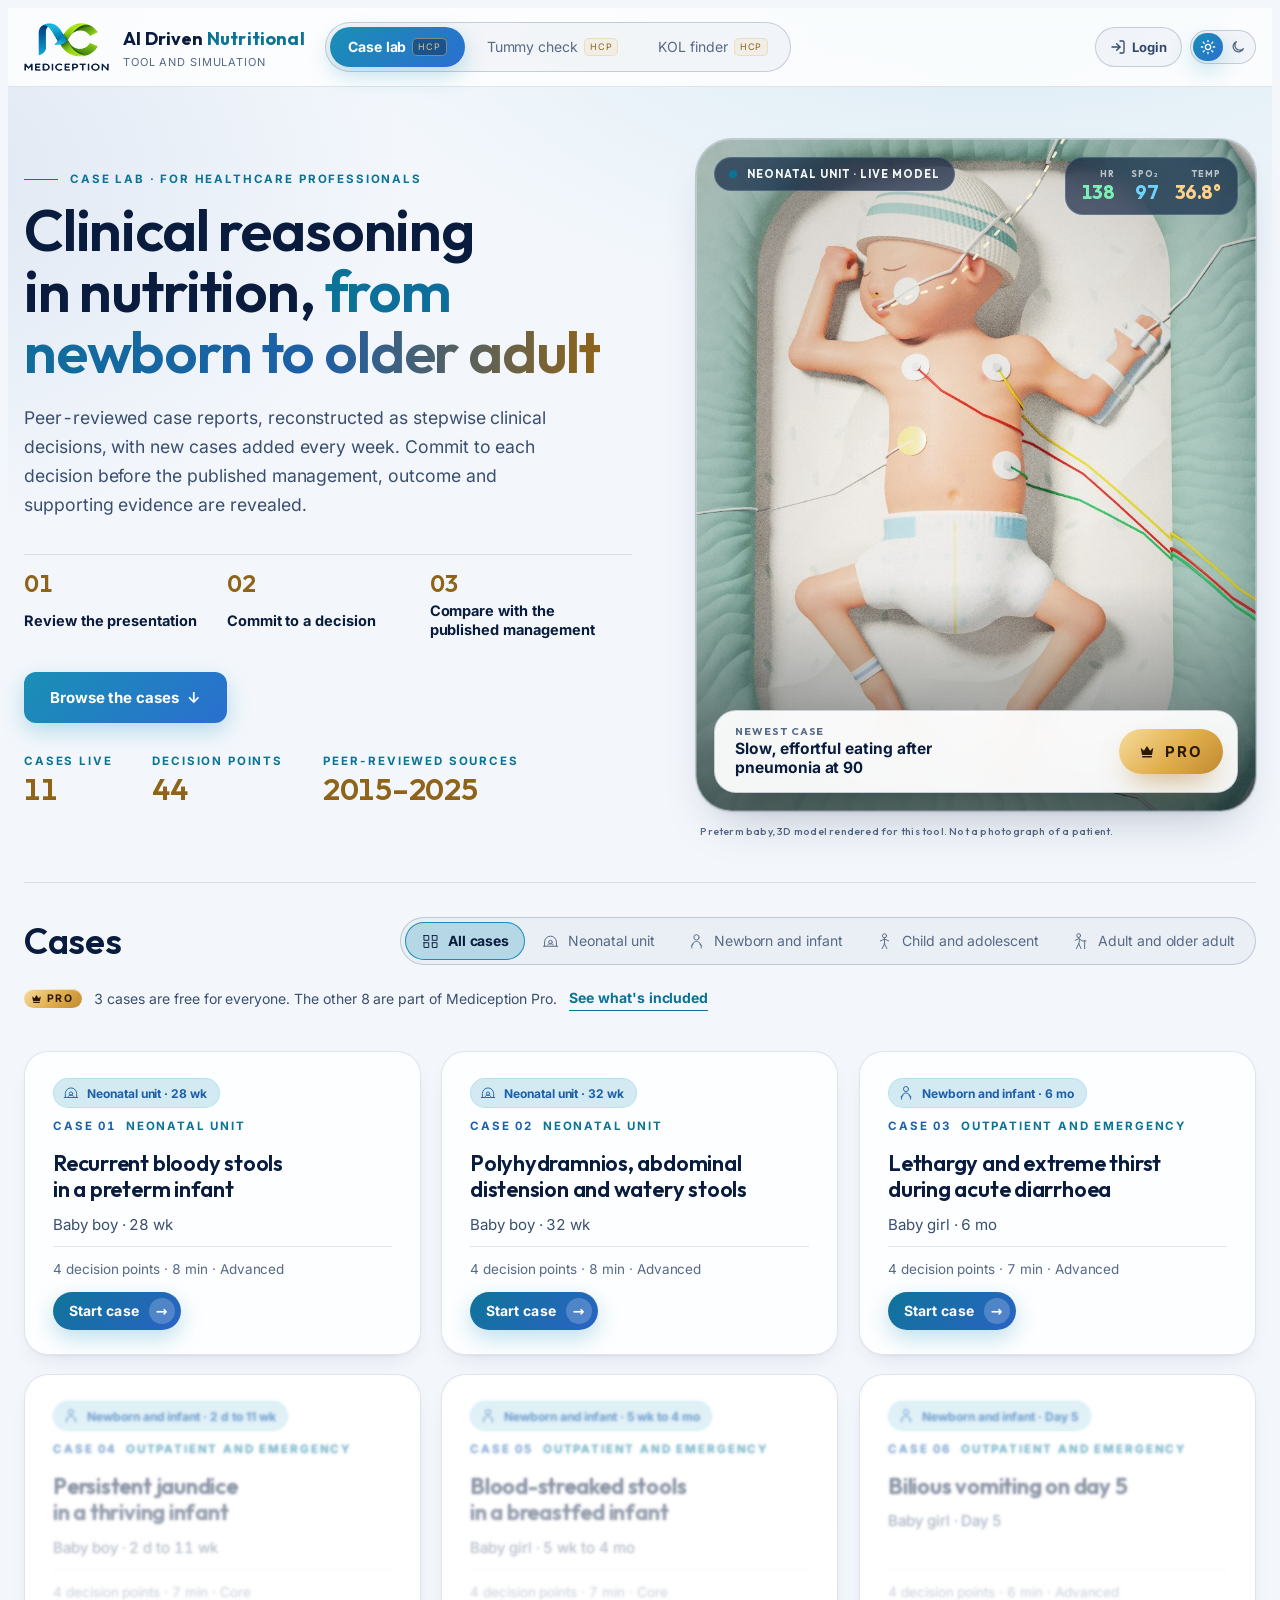
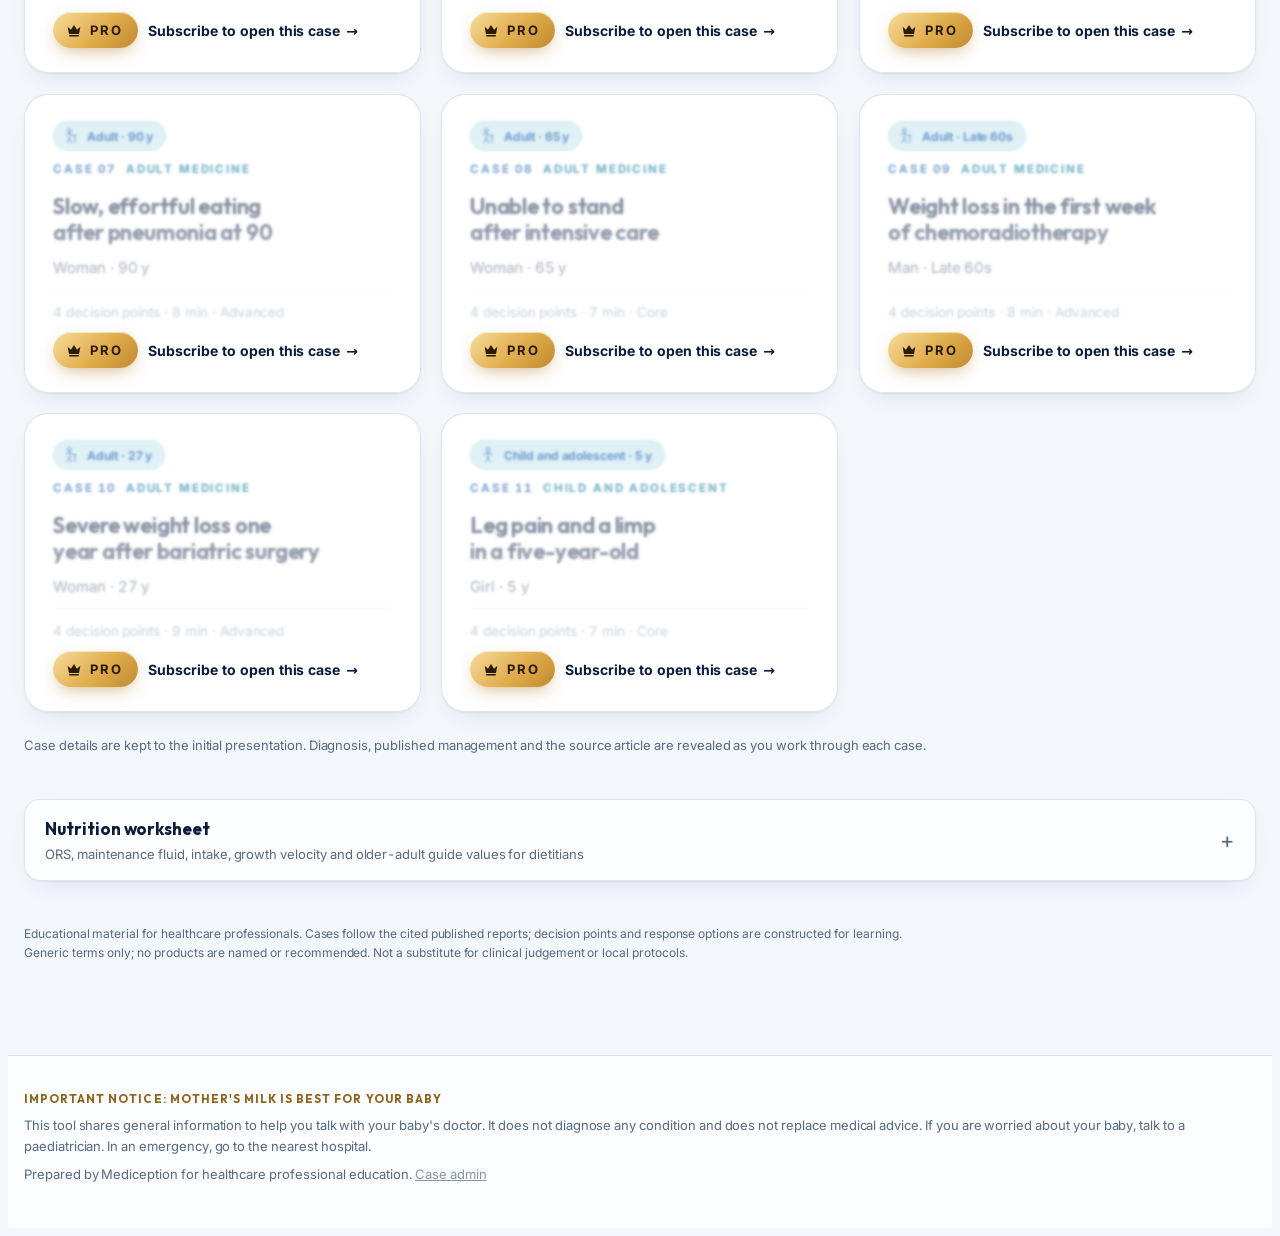
<file: index.html>
<!doctype html>
<html lang="en" data-theme="light">
<head>
  <meta charset="utf-8">
  <meta name="viewport" content="width=device-width, initial-scale=1, viewport-fit=cover">
  <title>AI Driven Nutritional</title>
  <link rel="stylesheet" href="css/fonts.css">
  <link rel="stylesheet" href="css/styles.css?v=5">
  <link rel="stylesheet" href="css/premium.css?v=16">
  <link rel="stylesheet" href="css/mediception.css?v=7">
  <script src="js/theme.js?v=2"></script>
</head>
<body>
<header class="top">
  <div class="wrap">
    <a class="brand" href="index.html" aria-label="AI Driven Nutritional, by Mediception">
      <img class="logo-d" src="img/brand/mediception-logo-dark-96.png" srcset="img/brand/mediception-logo-dark-48.png 85w, img/brand/mediception-logo-dark-96.png 171w, img/brand/mediception-logo-dark.png 320w" sizes="(max-width:420px) 60px, (max-width:760px) 68px, 85px" alt="Mediception" width="320" height="180">
      <img class="logo-l" src="img/brand/mediception-logo-light-96.png" srcset="img/brand/mediception-logo-light-48.png 85w, img/brand/mediception-logo-light-96.png 171w, img/brand/mediception-logo-light.png 320w" sizes="(max-width:420px) 60px, (max-width:760px) 68px, 85px" alt="Mediception" width="320" height="180">
      <div class="wm"><b>AI Driven <em>Nutritional</em></b><span>Tool and Simulation</span></div>
    </a>
    <nav class="tabs" id="tabs" aria-label="Sections"><button type="button" data-tab="lab" aria-pressed="true">Case lab<span class="tab-hcp">HCP</span></button><button type="button" data-tab="check" aria-pressed="false">Tummy check<span class="tab-hcp">HCP</span></button><button type="button" data-tab="kol" aria-pressed="false">KOL finder<span class="tab-hcp">HCP</span></button></nav>
    <nav class="beads" id="beads" aria-label="Question progress"></nav>
    <div class="tools">
      <a class="iconbtn adm-link" href="admin.html" rel="nofollow" aria-label="Login" title="Login"><svg width="16" height="16" viewBox="0 0 24 24" fill="none" stroke="currentColor" stroke-width="2" stroke-linecap="round" stroke-linejoin="round" aria-hidden="true"><path d="M15 3h4a2 2 0 0 1 2 2v14a2 2 0 0 1-2 2h-4"/><path d="M10 17l5-5-5-5"/><path d="M15 12H3"/></svg><span class="lbl">Login</span></a>
      <button type="button" class="theme-sw" role="switch" aria-checked="false" aria-label="Dark mode" title="Switch to dark mode"><span class="ts-knob" aria-hidden="true"></span><svg class="ts-sun" viewBox="0 0 24 24" fill="none" stroke="currentColor" stroke-width="2" stroke-linecap="round" aria-hidden="true"><circle cx="12" cy="12" r="4"/><path d="M12 2v2M12 20v2M4.9 4.9l1.4 1.4M17.7 17.7l1.4 1.4M2 12h2M20 12h2M4.9 19.1l1.4-1.4M17.7 6.3l1.4-1.4"/></svg><svg class="ts-moon" viewBox="0 0 24 24" fill="none" stroke="currentColor" stroke-width="2" stroke-linejoin="round" aria-hidden="true"><path d="M20 14.5A8 8 0 1 1 9.5 4a6.5 6.5 0 0 0 10.5 10.5z"/></svg></button>
    </div>
  </div>
</header>

<div class="wrap" id="viewCheck">
  <main class="main">
    <section class="stage" id="stage" aria-label="Interactive baby view">
      <div class="t3d" id="gl3" aria-hidden="true"></div>
      <div class="fallback"><div class="blob"></div></div>
      <div class="loader" id="loader"><span></span>Settling baby on the blanket</div>
      <div class="st-cap"><span class="chip"><span class="live"></span>Baby view</span><span class="st-say" id="say" aria-live="polite">Say hello. Each answer changes what you see, outside and inside.</span>
        <div class="seg vseg" id="viewSeg" role="group" aria-label="Baby view"><button type="button" data-v="outside" aria-pressed="true">Outside</button><button type="button" data-v="inside" aria-pressed="false">See inside</button></div></div>
      <div id="flagSlot"></div>
      <div id="toastSlot"></div>
      <div class="legend" id="legend"></div>
    </section>
    <section class="rail" id="rail"></section>
  </main>

</div>

<div class="wrap" id="viewLab" hidden></div>
<div class="wrap" id="viewKol" hidden></div>

<footer>
  <div class="wrap">
    <div class="ims">IMPORTANT NOTICE: MOTHER'S MILK IS BEST FOR YOUR BABY</div>
    <div>This tool shares general information to help you talk with your baby's doctor. It does not diagnose any condition and does not replace medical advice. If you are worried about your baby, talk to a paediatrician. In an emergency, go to the nearest hospital.</div>
    <div>Prepared by Mediception for healthcare professional education. <a href="admin.html" rel="nofollow" style="color:inherit;opacity:.7">Case admin</a></div>
  </div>
</footer>

<script src="js/baby-front.js"></script>
<script src="js/baby-scene-data.js"></script>
<script src="js/baby-scene.js"></script>
<script src="js/adult-front.js"></script>
<script src="js/cases.js"></script>
<script src="data/cases-extra.js"></script>
<script src="data/kol-data.js"></script>
<script src="js/app.js?v=3"></script>
<script src="js/ui.js"></script>
</body>
</html>
</file>
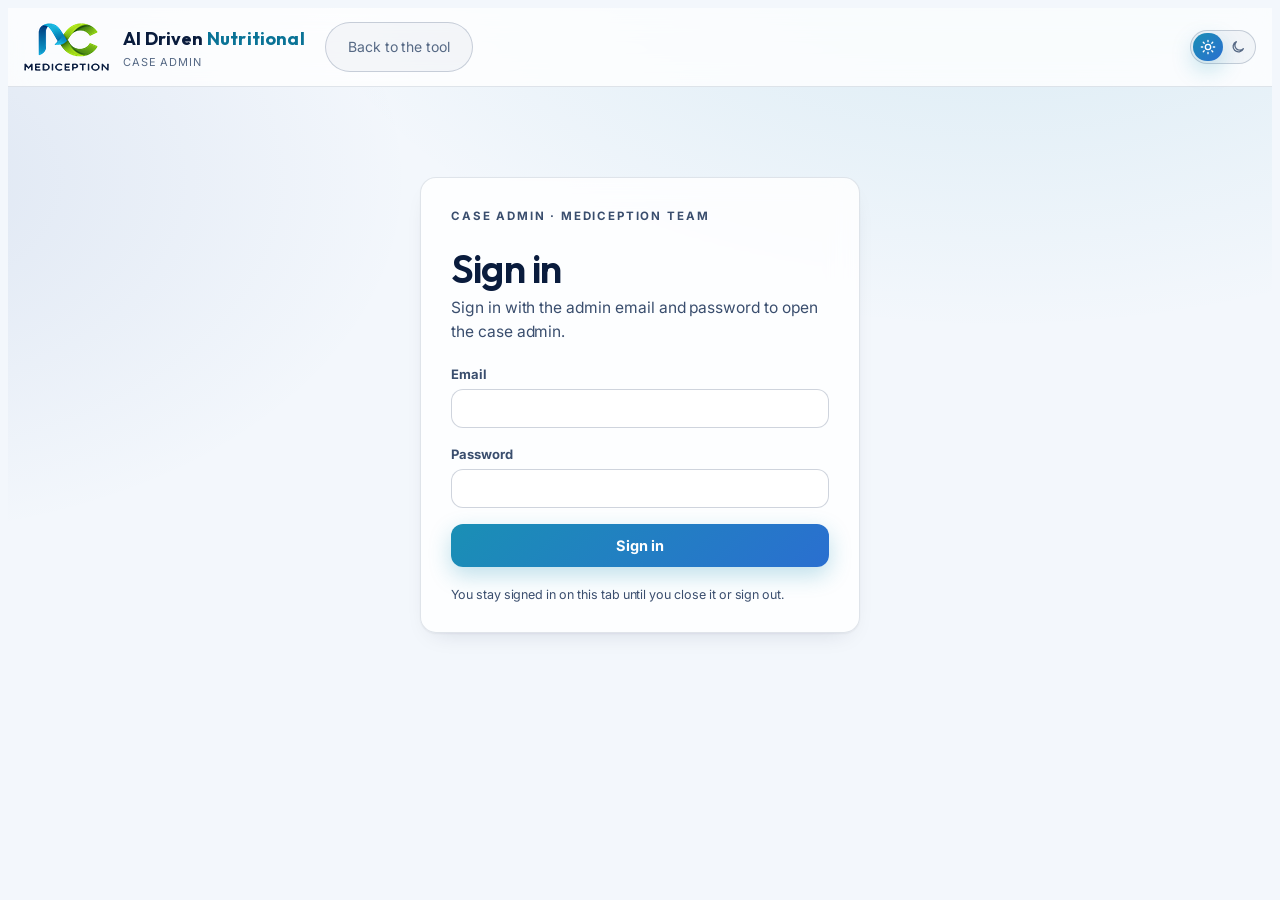
<file: admin.html>
<!doctype html>
<html lang="en" data-theme="light">
<head>
  <meta charset="utf-8">
  <meta name="viewport" content="width=device-width, initial-scale=1, viewport-fit=cover">
  <meta name="robots" content="noindex, nofollow">
  <title>Case admin - AI Driven Nutritional Tool and Simulation</title>
  <link rel="stylesheet" href="css/fonts.css">
  <link rel="stylesheet" href="css/styles.css?v=5">
  <link rel="stylesheet" href="css/premium.css?v=16">
  <link rel="stylesheet" href="css/mediception.css?v=7">
  <script src="js/theme.js?v=2"></script>
  <style>
    .adm{font-family:var(--f-lab);color:var(--ink-lab);padding-block:26px 60px;display:grid;grid-template-columns:minmax(0,1fr) 360px;gap:24px;align-items:start}
    .adm h1{font-family:var(--f-lab-c);font-size:clamp(28px,3.2vw,40px);line-height:1.1;margin:6px 0 8px}
    .adm h2{font-family:var(--f-lab-c);font-size:19px;margin:0 0 14px}.adm h3{font-family:var(--f-lab-c);font-size:15px;margin:20px 0 8px}
    .adm-h{margin:8px 0 -6px!important}
    .adm-main{display:flex;flex-direction:column;gap:18px;min-width:0}
    .adm-card{border-radius:var(--g-r);padding:22px}
    .adm-side{position:sticky;top:calc(env(safe-area-inset-top,0px) + 84px);border-radius:var(--g-r);padding:20px;max-height:calc(100vh - 104px);overflow:auto}
    .intro p{margin:0;max-width:64ch;color:var(--muted)}
    .start{display:grid;grid-template-columns:minmax(0,1.2fr) minmax(0,1fr);gap:16px;margin-top:18px}
    .drop{display:grid;place-items:center;gap:6px;text-align:center;padding:26px 18px;border:2px dashed color-mix(in srgb,var(--lagoon) 55%,transparent);border-radius:18px;background:var(--g-fill-2);cursor:pointer;transition:background .2s,transform .2s}
    .drop:hover,.drop.over,.drop:focus-within{background:color-mix(in srgb,var(--lagoon) 12%,transparent);transform:translateY(-2px)}
    .drop b{font-size:16px}.drop span{font-size:13px;color:var(--muted)}.drop svg{width:44px;height:44px;color:var(--lagoon)}
    .start-r{display:flex;flex-direction:column;gap:10px;justify-content:center}
    .grid2{display:grid;grid-template-columns:repeat(2,minmax(0,1fr));gap:14px}.grid3{display:grid;grid-template-columns:repeat(3,minmax(0,1fr));gap:14px;margin-top:14px}
    .f{display:grid;gap:5px;font-size:13px;font-weight:600;color:var(--ink-2);min-width:0;border:0;margin:0;padding:0}.f.wide{grid-column:1/-1}
    .f em{font-style:normal;font-weight:400;color:var(--muted);margin-left:8px}
    .adm input:not([type=radio]):not([type=checkbox]):not([type=range]),.adm textarea,.adm select{font:500 14.5px var(--f-lab);color:var(--ink-lab);background:color-mix(in srgb,var(--paper) 70%,transparent);border:1px solid var(--g-edge);border-radius:12px;padding:10px 12px;width:100%;min-width:0;box-shadow:0 1px 0 rgba(255,255,255,.6) inset;transition:border-color .2s,box-shadow .2s}
    .adm textarea{resize:vertical;line-height:1.5}.adm textarea[data-json]{font-family:var(--f-lab-m);font-size:12.5px}
    .adm input:focus,.adm textarea:focus,.adm select:focus{outline:none;border-color:var(--lagoon);box-shadow:0 0 0 3px color-mix(in srgb,var(--lagoon) 25%,transparent)}
    .adm .bad{border-color:var(--tri-red)!important}
    .ck{display:flex;flex-wrap:wrap;gap:8px 18px}.ck legend{font-size:13px;font-weight:600;color:var(--ink-2);margin-bottom:6px;padding:0}.ck label{display:flex;gap:7px;align-items:center;font-weight:500;color:var(--ink-lab)}
    .ck input,.opt-r input[type=radio]{width:17px;height:17px;accent-color:var(--lagoon)}
    .pair{display:grid;grid-template-columns:1fr 1.4fr;gap:6px}.pair.lk{grid-template-columns:1fr 2fr auto;margin-bottom:8px}
    .scene-wrap{display:grid;grid-template-columns:minmax(0,1.3fr) minmax(220px,1fr);gap:18px;align-items:stretch}
    .scene-view{position:relative;min-height:380px;border-radius:18px;background:linear-gradient(180deg,color-mix(in srgb,var(--stage-top) 50%,transparent),color-mix(in srgb,var(--stage-bot) 60%,transparent));border:1px solid var(--g-brd);overflow:hidden;color:var(--ink-lab)}
    .sl{display:grid;grid-template-columns:repeat(2,minmax(0,1fr));gap:10px 18px}.sl label{display:grid;gap:2px;font-size:13px;font-weight:600;color:var(--ink-2)}.sl span{display:flex;justify-content:space-between}.sl b{font-family:var(--f-lab-m);font-weight:500}
    .sl input{accent-color:var(--lagoon);width:100%}
    .step summary{cursor:pointer;list-style:none;display:flex;align-items:center;gap:12px}.step summary::-webkit-details-marker{display:none}
    .step summary b{font-family:var(--f-lab-c);font-size:18px}.step summary span{flex:1;color:var(--muted);font-size:13.5px;min-width:0;overflow:hidden;text-overflow:ellipsis;white-space:nowrap}
    .step[open] summary{margin-bottom:16px}
    .opts{border:1px solid var(--g-edge);border-radius:16px;padding:14px;margin:14px 0;display:grid;gap:10px}.opts legend{font-size:13px;font-weight:600;color:var(--ink-2);padding:0 6px}
    .opt-r{display:grid;grid-template-columns:22px minmax(0,1fr);gap:10px;align-items:start}.opt-r>div{display:grid;gap:6px}.opt-r input[type=radio]{margin-top:11px}
    .x{all:unset;cursor:pointer;font-size:12.5px;font-weight:600;color:var(--lagoon-ink);padding:4px 8px;border-radius:8px}.x:hover{background:color-mix(in srgb,var(--lagoon) 12%,transparent)}.x[disabled]{opacity:.4;cursor:default}.x:focus-visible{outline:2px solid var(--lagoon)}
    .adm .act{border:0;font:600 14.5px var(--f-lab);box-sizing:border-box;cursor:pointer;display:inline-flex;justify-content:center;text-align:center}.adm .act[disabled]{opacity:.45;cursor:not-allowed;transform:none}.adm .act:focus-visible{outline:3px solid var(--lagoon);outline-offset:2px}
    .adm-hint{font-size:12.5px;color:var(--muted);margin:10px 0}.adm-hint code{font-family:var(--f-lab-m);font-size:12px;background:var(--g-fill-2);padding:1px 5px;border-radius:5px}
    .status{display:grid;gap:2px;padding:14px 16px;border-radius:16px;margin-bottom:12px}.status.ok{background:color-mix(in srgb,var(--tri-green) 14%,transparent)}.status.bad{background:color-mix(in srgb,var(--tri-amber) 16%,transparent)}
    .status b{font-family:var(--f-lab-c);font-size:18px}.status span{font-size:13px;color:var(--muted)}
    .chk{margin:0 0 12px;padding-left:18px;font-size:13px;line-height:1.5}.chk.bad li::marker{color:var(--tri-red)}.chk.warn{color:var(--muted)}.chk.warn li::marker{color:var(--tri-amber)}
    .btns{display:grid;gap:8px}
    .pubs{list-style:none;margin:0;padding:0;display:grid;gap:6px;font-size:13px}.pubs li{display:flex;justify-content:space-between;gap:8px;align-items:center;padding:8px 10px;border-radius:12px;background:var(--g-fill-2)}.pubs li.off{opacity:.5;text-decoration:line-through}.pubs em{display:block;font-style:normal;color:var(--muted);font-size:12px}.pubs span:last-child{white-space:nowrap}
    .note{padding:10px 14px;border-radius:12px;background:color-mix(in srgb,var(--tri-green) 14%,transparent);font-size:14px;margin-top:12px}.note.bad{background:color-mix(in srgb,var(--tri-red) 12%,transparent)}
    .adm-lock{font-size:12.5px;color:var(--muted);margin-top:14px}
    @media (max-width:1040px){.adm{grid-template-columns:1fr}.adm-side{position:static;max-height:none}}
    @media (max-width:680px){.grid2,.grid3,.start,.scene-wrap,.sl{grid-template-columns:1fr}.pair.lk{grid-template-columns:1fr}}
    /* sign-in (js/admin-gate.js) */
    .adm.gate{grid-template-columns:minmax(0,440px);justify-content:center;padding-block:clamp(32px,10vh,110px) 80px}
    .gate[hidden],.gate-err[hidden],#signOut[hidden]{display:none}
    .gate-card{padding:30px 30px 28px}
    .gate-card h1{margin:4px 0 6px}
    .gate-card>p{margin:0 0 20px;color:var(--ink-2)}
    .gate-card fieldset{border:0;margin:0;padding:0;min-width:0;display:grid;gap:16px}
    .gate-card .act{width:100%;padding:13px 20px}
    .gate-err{margin:16px 0 0;padding:10px 14px;border-radius:12px;background:color-mix(in srgb,var(--tri-red) 14%,transparent);color:var(--ink);font-size:14px}
    .gate-card .adm-lock{margin:18px 0 0}
  </style>
</head>
<body class="tab-lab">
<header class="top">
  <div class="wrap">
    <a class="brand" href="index.html" aria-label="AI Driven Nutritional, by Mediception">
      <img class="logo-d" src="img/brand/mediception-logo-dark-96.png" srcset="img/brand/mediception-logo-dark-48.png 85w, img/brand/mediception-logo-dark-96.png 171w, img/brand/mediception-logo-dark.png 320w" sizes="(max-width:420px) 60px, (max-width:760px) 68px, 85px" alt="Mediception" width="320" height="180">
      <img class="logo-l" src="img/brand/mediception-logo-light-96.png" srcset="img/brand/mediception-logo-light-48.png 85w, img/brand/mediception-logo-light-96.png 171w, img/brand/mediception-logo-light.png 320w" sizes="(max-width:420px) 60px, (max-width:760px) 68px, 85px" alt="Mediception" width="320" height="180">
      <div class="wm"><b>AI Driven <em>Nutritional</em></b><span>Case admin</span></div>
    </a>
    <nav class="tabs" aria-label="Sections"><a href="index.html" style="text-decoration:none"><button type="button" tabindex="-1" aria-pressed="false">Back to the tool</button></a></nav>
    <div class="tools">
      <button type="button" class="iconbtn" id="signOut" hidden><svg width="16" height="16" viewBox="0 0 24 24" fill="none" stroke="currentColor" stroke-width="2" stroke-linecap="round" stroke-linejoin="round" aria-hidden="true"><path d="M9 21H5a2 2 0 0 1-2-2V5a2 2 0 0 1 2-2h4"/><path d="M16 17l5-5-5-5M21 12H9"/></svg><span class="lbl">Sign out</span></button>
      <button type="button" class="theme-sw" role="switch" aria-checked="false" aria-label="Dark mode" title="Switch to dark mode"><span class="ts-knob" aria-hidden="true"></span><svg class="ts-sun" viewBox="0 0 24 24" fill="none" stroke="currentColor" stroke-width="2" stroke-linecap="round" aria-hidden="true"><circle cx="12" cy="12" r="4"/><path d="M12 2v2M12 20v2M4.9 4.9l1.4 1.4M17.7 17.7l1.4 1.4M2 12h2M20 12h2M4.9 19.1l1.4-1.4M17.7 6.3l1.4-1.4"/></svg><svg class="ts-moon" viewBox="0 0 24 24" fill="none" stroke="currentColor" stroke-width="2" stroke-linejoin="round" aria-hidden="true"><path d="M20 14.5A8 8 0 1 1 9.5 4a6.5 6.5 0 0 0 10.5 10.5z"/></svg></button>
    </div>
  </div>
</header>
<!-- Sign-in. The admin panel itself is in the encrypted block below and opens only with the admin email and password
     (js/admin-gate.js). To set or change them, run build-admin.mjs in the admin-source folder next to this site. -->
<div class="wrap adm gate" id="gate" hidden>
  <form class="adm-card gate-card" id="gateForm">
    <p class="lab-k">Case admin · Mediception team</p>
    <h1>Sign in</h1>
    <p>Sign in with the admin email and password to open the case admin.</p>
    <fieldset>
      <label class="f">Email<input type="email" id="gateId" name="username" autocomplete="username" inputmode="email" spellcheck="false" required></label>
      <label class="f">Password<input type="password" id="gatePw" name="password" autocomplete="current-password" required></label>
      <button type="submit" class="act" id="gateGo">Sign in</button>
    </fieldset>
    <p class="gate-err" id="gateErr" role="alert" hidden></p>
    <p class="adm-lock">You stay signed in on this tab until you close it or sign out.</p>
  </form>
</div>
<noscript><div class="wrap adm gate"><p class="adm-card gate-card">The case admin needs JavaScript to sign in.</p></div></noscript>
<script type="application/json" id="admin-vault">{"v":2,"kdf":"PBKDF2-SHA256","iter":600000,"salt":"XlYkk7rpbD82ybx7nqpCaQ==","iv":"HwWAeuMusiNnACAW","ct":"pPh63uonVF/Ff9zXiMb1TLJ0oBvDvNq+EFsHB+CAmWd+TlnIU3WRZ4cEm+lqflHCj0CBf4ZNNwBLDCToccQG3mHEpNQ56dtCbOgyzI5wvg8BOqXJeqM4c42ReYpA+2mSFk82warON6BqbvSiPlRTSqzFhopEdA85hN6eRcsWh/rRADCwIHvtZjytzUIrPzuhWBMCJPLb98C8taAdD8azHTviPRaer/hOnYr7+yvKNjfZeG3/wwXkqhn1Qgexuf2fFyujWfH6di8UO+RGKJb6X2wIPYl++NqN/T/jv54E8wEL6u22jvx2kdhg7Sg74t/h0jtyB0FxjlmxRzP/ssKFj8G8eh60/1+mqJz8OssJ/zJYnYeC8uIAdM7sZXj0+gn9bP6h3gsMW2imXLGlGIcX+k6khSzbQ/LRFWAf73zIkZ6a2ZF2uXjV7mC+nUtaf+dkWey2LYCchy2L9PRJ97P3zF5K7hGkKMvKpFvwi4394H0nijudSUSk5/WtWH7xtCxN2omCT8eKNz5qBXtpM82BlW5Ke70LXVD9uxPffuPgcCPqMhyDX93VftdMrwTE4v0mmUMhrajk6YIwI+LWcHRKNQ59CW640ia+i01ZJskeY8ZblmedLprf8/rdydN98qjZqyYYAfkL0VmGb20pClGLaW1CUmuTA4WZwxbInkr5yN6biOY5YueIC21EUbSEn2ZJRfaUvOgJ7HT7Gg6uHkC3044x9+EXWCCVtQU8cu1DVRiQ1oMaAl5B/Un2V2n3wM94WlEjaUUdDOB5fLF7Opq/5vW/fkXI/ZU7kaMbd70fFc3GzOWZNPMb6fGEQjMjK/rZuMPBKnZq5nu7bMZidnEATDo0T8d7UNyUIg01sN0eqg47dLgxzCm+fi/68IxbSaX0UaG8BqdVoO16VgOoC4TweK9Q4JjCs90QRY8h5sHDoJJOnOcyN/gwHohn9fS5mspTxkFMTzenzRhL2+YRtbVuyiHHttMebO7u++jOsfuuuw42ryO2YLZJoE0ocf8W7l2BJZIpWCOL/haUp98opbhCQOKAhCNOjsglcWRPYZ5fcCSiCzRjx+7VOR9d3JfGPDLK1PrYpWrC58sYf9PoabTI41/YAnComAXJLxn5PhFOTOn29htduxpFLLf4ZCY9PVb/5VfKZ9nbEKEDqpfMzRLsOpsjxCGIL61jjwwiqF+xNjvgOtU8alp9ehk1dw3V4NAmLRaIqkpgRVw3sPOFeKWjXv/3y7nAR3/ymjRbmB+fxDJvhpJAzUrfSXaUcdaq2MsHf2C1+/8R5si/xMxnf7rSpMRUf918dgKZAuu+dZpSULyHs5aThTBOq5nrt6JagU5biM2tBkelecoC3FMGJhTvCpO13XmAB3On17E6ZoXyuK/JPhg+A1CdYLUPFktNWPxrv/o9xKdPf1sTVwJMW5clvG0M4RZ30mi5jBWRpDcHQ9laMj9b24Q1tKHXEg9Hu6JF+x3Re6DFSOScKb/AcY1Xzf1cD0Xdc1S37q0ULoX1p4FBEGQ8FLRMn2E4ZoN1D+CrWxBKoqhBofEeE19TRMFrBFNYIOzUqez9bG/DOaFGC4pZmgfrxEC/bOj5TvZJU/SD72N756xkaXnliZu1bdmkNUxN0aekqVSbYJ3glKw5GCSKQZOI1LbHj0WatnKnn5g9kti7anoQwKq+E8vQmHSJepYpjQfhgQdxWZfTHc5va/l0F+IrC9eitqUBZ48PxE4Lama+7dRcVNM4OCR893fXDCts8h2W1rAhp5n+AoiUkl21wnfGBua8y4v/ro3GrI/z/MJjEWMS6Tr1b4DF7Gn5aJVfe/xcuiZB2j01By7bM60Tl0WvV+U2p95n7ATC3j4vh7hYdN7PfEruCoCMg2jrVpDib+8I7rFUjYLCsDGku24Zvn7Iy4SGI2KrKeIkeMTacggX2WdcDZpf5gQs3VOxHG/2pz+xHBRlyqrZPilLGoWtLYGbWqvhxJ510k8HKLMtwwfDIF/ojJUZTCYvCdbmTtMa9lumKS3bQeCmdBf6ahz64oTslhMKV3veWtso7dPRigRL09xL8Gg6NqIRwW+nCimRhv2QT7CGq3HVak02jSIDbFTdkjW2orwxOxdi/A58g/1bNsmv1CJRED0la3teDHz/yxxLKzQh31rc2SVvKjFiiOjRnwCx0s6C3kPoYcozbk1BAY4Ihgm1TkutH/yRQ7vJd0VSw2JdKq7YWVku5mC4YxBgUNHS3JquN/tV3bP8vZ7HW4TuWZB+Qt+/SkxHc5R5mClgvjbVFoTmBqoWhpYTkCTJmP188yzYI8zM8dYoY8hWKwdqK4SQTAX2bn6usd/BTxbRYgKKIMQoemdGUDRDeUGMo/or0v2OLwDUDj6JSKoV2qkZkgzM8QZ5rW6oIetatROV76iTqu7+wtV0pU0BaO8qALvvo6naprq3yuKJAURwahcMDPweRGanD/dc0qlh3NmIlX7GJAuPPb1nFRLo0QdubEgwCZ9GPKQ/V9RsWxgnxrrdUgsi3+7Zz+NsLDk2bzQKJxFatRJOPK08J/KP3IXRsbexVKaQDc95RgnsevuMs74M6eCVcpyEDlw56VwT31xPLP7VWD5gzEdXN5aSla1+HwLXC6y/5ezd1oz+c4YxvLRp1mWVqGzsrm5QGDqr0+UTz5DlCGuXk0SzIblNAT8BVsBtjUrpPhf/MU9AdV11KNrWteb8IkP0Ieq0XfYRH3bder2MaCpfITeJRtuAixP245sX7t+apugAboejpu6bvEetcolMnEG9UoIt3YNcypPduuAaWwhnHkNbGIfV+6wwLAOS5bshJcvubHEDfGt1OIC5YqBgmm+xe9Y+gS5VUq3DkOwDLGCtWBvdJrEWUOeRNnnFwmohs81faXTtN//JQ5mKrggegm4LeTNYGJOSsekNVXp73mAd+IwXMfhwyqd7vqrRDsmtiNm9UdUO7uWKusz7Ad/qtPU1eqNTTBBbvblIufB9lH/vB9IKzyyy9eU460Iex55hTjDOzK8t2xByEFxs8hO6qJcoZkB/uYZuNcow+Ny4QyzUtbg1KORss96U0KHL9LuFG6J69h9pO+39scg5xPSnVckxmZL4Wha7rqYYL29HeO8m6sfTby2JCLeku5XkELEioYfGT5UHYqTi9yZd80Z+m+CWG7kcSLJeWTkjCZWITh+Vpktba0xQPkra0fOANBVZLtr/[base64]/HLsmDs5OALCptyTalysxlcg9CUG+GrC6F4GiDTxWaOn1PHvJ5dCZ8OUXi8FQT8BF5eJz4dKcUIS4nLuyq7rj6yMw7U5i0D9cGO0sYSb7xG/v6VXWuoQGr2VGpAPrrhPE05Mc3/OmY+J4wxkx+aQ9M4HO34msa9lZyspW8qo/7c5ICpWfokDCkBQTTxt/hTJCqPl9sQ/Nd75E6kK/TUOMSfJkMTIj43nalK+WhSfSEYPucVy7mdZ5vgvPm3NnRVQkmBreWhYkGkLx+I00YKReVhNbZjjbZ9JIxcaeoQtgwx7OhxpuDmP+8pw1U9p09eW83hHSNQfUjKv+g+v97l5FLlibFDBshBX5iHJrVn/L4nFJRqm8c909PUuLOIRBA7A2ROoz/xBE2LL/XFs1vfeNb0thQ/Ndi7qyxHDJ7KfRwhmjjuojUWd/LV2TaWTHl99PtRQHI4/IN4wMZWuuTspYG4vGflCS+7CTKxizhh69N1MZD3wQiu4OR5mwBs6jCveheEFt4u+dORL8qzqx6M+9ItsO/XNuG4JutiZ5d9rleeG4u9T1NL4COWWNdFO7JZ8GC4sa4vvij/Muofx/18EalnGTg7e1T60U/w/NH2WKmds4eedEwr1VxqCqN1eAI04/GjtXcC0v+fxmSu6CjGqDvJnXDezRpf8AFhV6tjDUkM5W65yiTMheGS/elsXMGdL/qQ62WOaCaJcV9HfdWMdKvADlU6RC5IvUZyf89kelTkg9xKW/se0X+owscPMaL3K2Xstfd9YKjz910CBeHQ+ZwYt/r8M8YnoWyF75qN/xRHvqycBT4m6PpsOPaWYb+Q+DjziKhtDTfL0VsDzPCxkhWV7YLWlm500RtYNbgqdaPA38jZEMkwwDNV28ZZBFG75dCkQtxN39fmw3IA/q6G0Djxpl395cph+R1s45CiturzyYhg2VlSAUW3jcHcEMCZfwNXenDHVfc9w3LUFZmBU9cRpHAIHJs2z/keQYpG6FFZLLdkL+7X0eq79nXesRjZhhO7kv405y0cZqxOfx1yZE2fmcLgNkbZHLwqHdp3Mu3sJM45nLNH8eMzWfU9fp4BVtzYMmyLmeY1fbgyiDXCBjhLedx+t8UoFyTCd0jCGSMKvJD91dKEP996HEk7BaR8l/COa/ZOTXcUH2HEOKReOa8Vi+PXG+OsyU5lySsmSxf12IRIotErzd636TumAWp3rfhHig34j7VTS6pfQ1Kn2EK5gM/0ZOHFIalHxERi48jmhWxq54w8hoEk5yW+m5/iCMCsJ4AMBK5wsB7b2S4xVioCgQRLrWxBiNLUTT6WboWzrMf79c4yqtxoBb0iRY8dtZub9S2lDyTVNYDZSR+C3PAfl9m84O7/BOwywDo1toWXm6nIK14z+g3Q/FL0y5Fj+d95PMJQPqjC3zR3yuuVkIAfo6Ezfps6EsTM13OuN/eY8xXNfz5tv7YqGSmyhBAEvqkKdh6SNZqn/u2uHdVKVZJKTMun5XN880Iyd2BB4qAiKzRA7jGZMvcH4FrVrR/spE8Q1mzHay69sohr8AFk5HO5zA2vPBqltxm51Hyd8KDQwCh6HdlaQ2kSnqci1SCtGa/UxX9M/dPWMY/RxOeFmiECPrncMYbzXLFdEsYtbLN46IJ/5uQX0BuBwdEBz+6KlZ1ShuicGaXhV6PxMAsglXDfUXGDzp+tvnzyZFEXGgsNtIo+BAcZyc/hnNH/UAJ4niNpXc+LUEPda0D/4vFT2GoYKuS+POVQhFFM7v6yiTTjlTCttHql5rOhywYM9teJCrgLuOlyAJTMusmKXPWs8L5Pge1kbinRVrzFp0X8jRGsy5ejP32NuGHOYTTsVWzCDV8wWeHDVZqwep7HCAnM1DbzC9TvjiwITtXr+69yEZAWRtUGbJCgZiL3E7/mPkEmFxiPzKuuxWlbxsyVyzvGZeX9/nsG9AybCuEFfItxk3ZQctsOPg+VdZqikUc69/f4apHItZX8JTJn7ERTUBkPIb29j6pomTL6ARqwybkn6mclheaeZ0WyNgwW28v/1H7n4K0zGZIRBOFzvPQQiN4eTxzlJpiqwYVqS8vRFWevQYzE3Y1Ub5CMw69IYeDzRm6IhcFrcEY9h3z32/21k8vFO/BrhyDAxTE8b00nUn828dLhkr4ozyBYBBTGGs+iHPYp1dvlX0gpzr5/5xxv8Wn9k+g23WrC2uXt2HMeX7wlauOKG/qhyehx0d32gxmBGxeYUh8i4yCAtfBOjpJPUov1kFrJ4+i7dBtGmuYNmBg2VCGXsmEdoWWUJugO5XAnqZaX0Q+zFoU8/pz4XoSQAYkesBccffrJxpANWtDBG/yQvvKiDbj7AbLbBco9xpJvWHwdmvKTWDBwMRMlozz4PMK2wMJF/ZgqbO9MlVkC2S5FtrGR9p51IBuvCuFvLaG7JzwfAaoDbw+GmF52/1hCZo9EY0/by3MVxVpcSdYUy4i74vaGpK7toAZBAU0Og0ObpOrLsYrqTUb2bxbcoUvxFmaANPs33qMfsxpxCfbgW3gM6LGkrMEKH2eXfMQmHwJkgxsSF87DVoJ703lF2ILzdNYMFMDfMinPrSk43/OoispmG4c/AsQrZQfDTsIFzK/+u98V8LLW83sGfp0PE5a2zYy98E7h3icjyccG4EgoMqgKt30hmGeMoMGpDaDDWO7s5OVjr++VYeI/j6M/HQNU6u5iDhgjq4VWdH4ZCYJcs90gfj2gPonH7ISNNWvuu5bMhOX/w7kkjS2c7Qbbh8kWEn6WbnOnGoz3Uxs//8qozoYGjEZ2TiBKPLR4Sjh19nzfKAi8VTNfk5V5XxlEsENQNlbZJ9LVINpfZAWHcDOy+0AvNisGAbskOtQM8/4BGMKvorKzsKTNY1NqpKR9stU2vmMTQSKuzKJGXalc9gpK6yfwzC5GI90ahok9sj+4+NQdVZJQgwyvymWm76QGIlsDod6eVlDiYU9em0B1/H5OLnqCMHl+0WKPh0WJdwoANKqO1XNaF+xhLmV4LVc1XzbGj6O3l6u62JBcpp269taXhasN5qQu+FmiSaGbQWNs+ziG7w1K3QVJjklHy9QdkWxzTxMV+vFx2MhpLHS68xmSe9eODtJV36uTWAWXi/0DrWE6sP2IcDEmtpKgi/uHH2W24jWN3ZQC2T1K6rr4RaZ0Cy7vAOpG9VCR0xQg/oS/4wQkq8tI9AaYbADIuR537REwrybQt68Jgsyd3TD6iECOuF1KQSGxWntvOii48xt7kcLfKKWCAAASb2pCaqva/Syios/hAHHj8NFGEmWlrnVr+Z5Eq+zQh6nz9+EwIOH7Gk6En9cFtO8ZyHDhKS3xOzaRPNXY23aWalZux9r+Sp6vl52pv2iG65ueMg/UdKmK/[base64]/chjtkQO5bAtmIL6daLXeyo7h8/CydzYxtYVuL3A5xKgeqXlIHndbdhXF1sGNPdzHX4MXzRJR4tRturO4fXw/sz39nvYI9Eb0VimG7i1Gp63UaX6lLQpIPWE+9T4LCRRhBVkKHeCub/8KgEJhnvp+aXS9zZ4uksgSnn1oDmp9xkiOJ6yM+VHwP2dAfCOJJfR9QJpvfliFTSz8YzE4fAc6XyWTPCM9xXru8HnnUkiZdZxVlqDpy0BDgbYVcclCeqGADLWA+9QLPo3HJAi1t9ayZse1edlVn2PJuBcaNcD//Z4OP0M7aSqM+aOfCVAaPMHUyCzYnnMsIBbzXaJxeUgS1rpS0rU+zY4x0buPkkSmsOUU7cB6TYuWqRgO1WSf8RCC75XM5Hj4o8WCEFI4Utccg53bePwcXzpB+sQD/HY65YIU1PptanjlagZ7xu94oG7T3+22qfs0gvQZzdxjf2FxyyuaqBQy43uX3CcxznpsfjQA+SAbkNNfrWCiZwXIVqkguc3ucZ+VQgsZz6mBCum+tGKudPihOX8d/MkJQD5WLes3V0noEfU6JAjEN6Z8Y5IoWxuMBDkewd8JZj6PtalmJ1tw/y4DKIWWLvJ26WmkKbIfaFt1tn8d4ez05YLhqN1I2kqjeYQOsWtEeQA6bW9mS29hihy0fGee5xu1eH8T82Ekp9Qw8shjfMUoUAEajnyt4uMrSBAK/zHAJMvJK0AteimBZRn1ZDGW5Vvn2Gcxd9o9PaASsXtHhc3T+psc+/qlf+uBd5mTs/guIgcf9UfG5z7otgqllbk05QClIpfX2XA9X5QvpZ2aLXQ2PArIZ/+WY2DdfAV/VHDdBQOBR0x0NTiND5GuSIsKDaXWoJqlJ46Xs/5AF7jl+b48QKpy61ppCAbh8QIXm826Ho7CtAhqd2OixRprkM9EtXoXw4j19ZV0OBKcOVnG+LKFaLgeloRXGMkmBXfnIhXCTE+hbhifHcQRjbvYD9eBDDsxaBavzIWMIDNX/[base64]/c1YSG3rmF5Md9av0eL8RQfRaUZ+ZD7t3/nuys/tV4FxFDxTXq2n6CcdnhFNPDSw1mEAgw7TQy0ngOcrrPLS6Fwiwb6Hb/xxOZveffS5BjUpjFJZvmB3Wbl/5+i2fUpibdRd4uZguo3dZ5G/9nfnVQ+bw8nxugMepIf4NuZ1kWdkzlW+tl0ZvDZ1Dd4ug4ZkfT/Srjh1pyqOO6aJRiZ8tuk1/B8jDcJTm70Ejbvm6OO1BSMjjB+lFGYAFt9GVfPIfbqptCE/VZyKLSgl/u3VYP3gPwp9bH22yXYypZ+yrAen2h139p5Rbkbet2OOnuT+uH3/RRBtPbRR6qc2EV3drFHwFk8TxU612osErtojqokHx8u18/v2Yu0t0eIkwgzM6BHGDTCXvBajyl61DOrHhNVskxT2Ga1BxCB65FyoSnryDUvhuaTAcKW/ywJDmUI3ijUM4awyZVIBJ484zFAoXT+HD8Ak3DCku/EQXMBH5rjHJKQzdRCs/gVZvHC9JMYQmr9aKlx1PirOXhtmbYQn1oqFMMn9YnPohmvHAdULg8yO1EqQJFGy7vMnZlTYyAsAm2NpL6xCgZ+fZZwouB3Ns2KsS8sYlhN3YRh2vJyD/NXvH/s7kFKlq6p7NUNyrr8B+21m/Xq3cRvhn972rTzf6OAV8z1Q3EwveOw4FqHzzNKLFffSPzwG6Ft4EDxFmC7jCkqo+II2Sn5RlQXiLxYgSaQJDUHUpbtJtMZx5qcUsRFp6DfIOpoXSffJKjidbY7Qa85xc9bdQt++EStuyjpXRLggNSmpyqpwOAygxBTfCkcMphYjZGPV1DAq4CjP6vzx978xEe5Mr/fIuTEbqKfxPpSKj0qCh5rSPHc40d0Ohng+DDWb3+TcP28CDIinTi6n9Jxp1K0Ln2ycEa37rPa0b1YKzMLA7NNuDayTLj5FdLOlmengqUqEnqDC8ihwooFg9pEpB3ohrJG0bWw6cazsUkEwI2wX2i/pcD+Drjix0Dp/9oIuEmpgOIL8QZXrHSGzYBUkOYHJSPHQYPdVu4AQKYa/W3NQty/xtBL6Vspizy/F2bd2Qq17E1mm21gGf8wst3Me86jzEZOF01qeTjh0wY2PLpTfn+x55ix9XarhxN7pm+LFlA6zQRT/bpq7txHX1HuCvqj5o1wsS6Kl7jC9c3r1vkEv0pc6/I6YXUDJP+Yyvm4ZbbhjuMBc4OooR8qP1N8qled6mvRniNEbRrxyCdmEWOHYjmnmqFHc5uTiYt/cyiWIjqnaucUTNB8WHcBw1x8yne68zRbkabfdsqAI3G2ELYajE8fZ8hx01melmem08iudH7u5V/4NjISYEJTLI89xuBSRknukouHfzWGGQ3UuXjGBUWX1wxAIO6I2jR0zOS87gPNpXpw7NDrepk6nB+7frU7OV1PUBYBffR/q2Lfsluih2xufos0jUF+eqNgVRyVh0iP8H5bQT0RyuvwHt1NghHh+cballC3UsSvjyR2Tm60n2GtyZK+Ph+9P6v5Wb66KpHWrS3mDYfiUc8k1tG7R0ooW9LzcaX4szRc42Mzq3B++Z6U9gFEwWBYEkp/sc0UhA+Yev1O0OJ9hDsQjbBT49nD4jKvvvpFveKpleH4IvULBZGN+g36otWUQmtL4ufSQ+aLuK6rUn1Vvbc99EYj0Cds8pUDWgsCfW/y3XJANs4L4Et88si7NgN+p2AgbE27rRtiFFAmK2BAFE3BnPELlL1GWbgUuKgpdbiDjdkJtdtjsldwy8hWJkPdodJvpgjjjFv6aec1RkyPGFwPDNB29qblzrV06K+CLSJ9k8KsIomaI48IzVWbTd5NDqUMEFsVwTB2YNwa7ENXHlsIHgVw0Y0Z/Y+SIEIH7HY7gbHMxZ+x8ME2DJff73c7GEjyR+InWHO3dwiHLEw5PxdJQ20IgBFIeI+mlhjrOY5okN7Ce22ddJeQjDtm8slVMltI0BB8Dc/90jGoKEmJV0acnizA/73v4msFeNoArQ6PPKJ+MvBQVWXDTpujKzi247Mrh+ACsMH+kXBEe84ZXNJSyQclKZCLfRsaKTxM6G7JXXcKr3sT0CvzMVfQefUT2Jn/Tuz3Tlfeydi6miAHrsLrvMFDk2NsMRKjnYJR+QrQDzQNvdfjCt+J2l4C2M0sFIk5pUBTd2nJbHjbQc/cxri+qXbNUbOQZ48lnF2/jQqbvsayvo2nphG57ZC4o6pT5JocD0Rnf9BWRsZ1Wc0B6f2gR5NbUg0GIqw1wuED6Kha9E9h3byK1z+WDU25m72NYXsBM4iHfQqm1e74th73oCDJvgUKLD4vfPxYJ4AzScN3J8Imn/5p3omrcUR1QEyPRtWvF5JpMtGyCHMm0URFPU6N/BNVPRHEPLcG1sQFeLef6a3sCPCfynCQZQa0KPkxvIMJMImH5KXP5GiUBMzzJou7/Gyo4l+nj/M0bR2w3J1anVUPKpFUGgHqlHTPs/ihWOvpDjjJ/HLyTUVpVEGjYQ/VO5CIqta78M0x9ZgVbOyVZ5a2mzucJ/R4T5t3knb0eo3k9QFLpZ63Ees1xKXf/GpGHuqtw9Yn8coXLdrYoKOK9JLqpRnPCb9mdjx9OwuOxxoWPq38vG8kHBR7L4T0yBW5dgR/slu0v/OYvWLFYdYstoOC/[base64]//Jq+Ero9mo8FPozRv56oYDsjECP9Zgtiii0dWbfS1JqcTpGMWXXAl21x8sSzbczY0jkVKbbqbZG2howasAFURmZ3VBZixcwmuh2BoTDKHYuyCH6abdwnLdH+8txG4DiJLNndt4ESfwD+sSKqSMPOGo6cK0adMJ1Cp6zRVd1NC/koUmGwFuORgEoMlWUnELxvCBKL2ei9GGXeeD4kn/qaOWbsFi0Aba+KSP5PknQq3L1/clhm9FEYlr7EArqzAAKJo0Sg0ngNLyMPRPdLA2XpzttkVZS3P42KzPi3+u86nzN3csVXzmngKtAfhk5sCqeTvlXgA+0YY7MkwR8+EayQyKhugHipxPl5YpBzxnSuS1ZZdQXvp/mPTCJtciO0Ndw2wDCKNeH7rKDSy9ax8if+MMpkVUnJLe8B4y6xuna75FL2ofHIkDsJ9+IbYRKMC31JVYByVfDA3SLBUmwWVucSqnnwFYbDlFMc0KBWkgcAS0j8nYm4pK37TE4akLR+ZzUGXcmsq2iM0vXZmqf7CRisY3idAOtYBsJamDLTVDft09WLgl8OJrh580QsM/[base64]/+55wwv9pU0ZuII/pCWzBac3mLD3QZcAhZ/uhjJ/yMxQDFAuK9kzy9urxDEE9mi41JdeozALEfwTzTF4wGfv1Imei2WJ90llLX3gBalc8hOKAMKyhGnGX4g1iWMXznLmiZo76IEALSuEAwQhIIzP1O4Wj7rYChbvpb63laqi8DKR2AeuDRi6TBZcyxstIZwNe0rJbI0cf/[base64]/WFm9bDtugNqjeWCfEWQa2Tgd0hfNyQSyoj8eh+dlgGZnxnQJAPzKMtS5n++bBwV4opyJplYHPICfGIl0dAbsQfPztuHnh6/No6TuZ+/JMoNJZ+B/Np7/0Bb8/dtJFforIbZibxSBwz5+gIgCntnfK2NN3RM4huc8tN3j5R4iNCvtAFWeplDATgvRpSK7qOnImfW1LM/lZwqPZCk0lRUQ8rDH+tLz0Bj8bebp42DmnYzoRxIa6J2yoE853gHQq5DgOFH88maRZNCK/4RfMA4nCHkwbOmfSpkT/rUQ/zZpe8L2NqxqHzrIXbxV5lqkO7Lft8dLkhnaiYrLUqSaiRydHjxp+8fNbIUzyvpEkWpwIGbmpgxSZgtmOTzz7U8mtXwnDtaxN51F2GQDo2UOvFneAEir6Sq4/Hr6fQjyR01OMBQN+6ozHSBOPSD9t5QfMwlUHlUJ4eyjLHMDl3EKckP9d+pFLAJDE9YdXAmDGQCIuX8h8IzOsIUJFFdgQZ33mZeWdcJkNNe71JRX5PAQEqxvk2OBTSIA4mKiWfrDsFKbCm3K8jE93TXauRFVx/CsTXacs04RRr/rRalpqPsubh9guUoUhjNd2k9On6f036toXL+UfIjaJ8fat1t7QK2y6Gb0zDu5bsU+5We6/VTVgUWwowT+pqbeEFvybYfQCTxuUBKCszTaGlMwRSHtXuU7akr52F/ZkRCs6yrgeX2L/BXEAPasvwKs80EIbPny+p21/nFIgZW2k4nTd4zNHVEzpLbxqNTCm3Tonm2v+y9dk5TJnvO/aFXrf9wPyqXPLKLEP2zjeXVVt5a74NytF5b79vENr0fSroMvLWlXgJH0HCfShbUZu15AkBM6V+x4+rtEDCLSaoPF5QrPBVBCjnD+C5lKx9pOS+NLkdmuV13QhPraPgmFdCtCDx2pZdKBVYuO29Z0LhLy/nIIjNnXumtvTbjzKrXgKmwzdgXWsnhatCiFdGQ/LIpcW+Q/1peAsR/HFZS4kbzCOoRk3kLW4dxMDHExCxAk/3ESuzknJ6Ly+tyqbgp3QLFzfSXJierLYoeNfZCnwQKJHRXD2E0sF0iX0vo+flvq01zlt6IyqzTItxml/Cd37BZM/qlDtdMNIYX9FSsd3fu6/tO3Bza7qlntkDHQEm9qe8SQd8NwVtol66ZxaFByOZH+Gnicz/GZaRNEwTArUrOHcOWUcrcGMusbYGyPEvAOq7FMuQUEVFDeURtApLpJbOLls1TR46oNmZw0SfQXrpLdcE9xqtE3TcoYsxX40ZHKJRaXx8w30jSPyY66pBVsg98F27FNFYmbkahsBp216wD10umuFZozHWay5/gJUdTwh0dEWyZCs5SP3Ge/vlYu31gGykrfzTpIdaveh2odG8fdeKMj3MbG5nWOVAdGht6g5k0md45F1JsMBtdVg296VwSYH1dBCshah3pQyPEvJy/LRxiSMIl+VRYNZ8ColnGV1GJA+/QQ0wwIZzM4ZWm29Lh5RCHTURvVZXwarPKLDn0C0Sa1vef+ZjFlSRKW4mxLBP2fMs/5N2vGRBeGGtdnjoD2Iiuknrk6RqSR9Jm5OtEoiMSXuEGUefTNhH0qU9xjtaPGYVxNwBD4rzZcQVP7IPgW6vL4yTjAx/ydKXHsbu1KDuqFAiMJX2IeVQo2yfHmVN20ViixTjlFTEP8AoMwzM0mgQM5T5Q2ylRH5jtBtWnZXvkVr9B7GIaiQ85FO8Cw0X5N83+syd72FWkjGAAXG6XeaOgl4It3XKMUAT/crXO0/taXtx1iwXl6Ov+lFZS2pFGJTqM2HtImBzx5rRJ6HMiQc8gCAxVCLQlU/z5AYH/F9d4QaQJYisKD6brG3VBc8/iYf2wgCHckfQknqBtCXSyWRb5RM6XihB1AsYMHgxxIK6ZvwYop4WGDXIQ2+WStEgXuqRe3qqFVkVNMRldyB8da2bCH1/6GCC4UyosE1gJTV1wF3MZKyOiD7FGe3s93XQ7/MvqPqnNJ2d/caAoysVNT0obiKF+IkRPTgfDAPpmMn8OiGD7yctpUMpIZR7YJ615Wciboc7Swp9kT4jqd+ubb3adFLYD38F/Rr0MTckYOEXHxpXd1KooUjJvylzCSZ2EJvEQVfoNmZbKqN4DjRpTNMu2oZf/4DASIdmVccfhhZEYOYy5GmK0fHVwjw+UHBSfNDvtDC2aMmn5C2hOD04Y6xX8PpovSZ6nUTGuqku5MfNJzV/hwyLjdOgTjyzdbJLVU/NiRkU5nq2l/5YYVyrgSBytwMeV17dqT9//NJYRQgHzdQYVZlIhOu916X/WZMtpALsTKrc5AuYt6t/Fnz/JeZ/pMly9pq3dcwnQNtek4V54Wkz7twZ6iy76RZhP5LkUPo+vKSme4baBoaEetUvcB5eHnpiS0LvdoUWEBeIbWKCyOxwTRIqGwuW3PIyttgDy/r/r0yro7bxxUGaZUCeKcIOdoJsLPcwqPasngzM1p3j1sjkGBKF/oxYUiOAnPXUsAwA7BXM1SA3h1nOEmV5l9u53ZFLzHUN2Puo2ABbevPaq2CzwNtGZ9FkcbJfgQwDVRRF18nldbJqrSDedO3wd63GWAKovdzIxTvHxXFad6EXPw4IrkpToe8UfwLWt6OKLp8ooojcX0wYBZvv74rmD5LgFgPOkHrfQwDv7XF/ML+pzB+61VfE5Da8M//DKW7egv7zSFjTSqo+D636iLr8qFgPI4aDQNlMV2ToCNUuzoqqsE9GzunaczWMfMYeYaMR2Tbtp7OanAyhSbb6Y8Fu3418YSieWTvrYtjb+TZ7VPSGBfiXpeGKwlmASO9gNfUzrDOO/Y+q01QK5iQpoTezVjVaj0bBz0a6DrqbR3DRX9FpDmjmNQhbrT+BkueKboaCHhzrKbyTpT17YNtSlsS7KxH9GJuEPLCrlB6uUlXSt6ZSM4e9QXwqkftSrhi0C4zzX/AZnIMMZLHptkL6ZPlq1VYYuXb2tknb7Pm27eHVByrLwVhP2KsREYk7myvMgpVnWHBUl79rxqh162rbW3ETSApAMD+VZoAq9289ywhnoU9JahuS2QT+v+t4OG+ppw6WL+nRvqdurR4wrk/ymc+hluYcvHZ+5SYC/9lhXgspIIOJqx4dkd0NDpLnsjg6rKPTgjLCSi49wZigIxB0iwjZh7GQccc9u1euiPmAKBMbiIC3bNeeoLVj3X4eS93FyRHj+76Vr41JbihkG0PY5yfQO4UCtHjMK5hOqaXNtEFwuSpFD4al9v8dkfM1JYNIQ71W76xdvAV/xn88C5d2zVpC7k6Zsf+muGBYZ82diJtoCmg9Mwrql1coSjVZSY+l7AK6fVWz884KgKnwldsO4vYV0XXXnqJd9nqpL4QfiSsYDydyQkzacEWkbnPVG31XR4CHCTY0RyeZpuz2tLr6fUECpiWrESVuocZLJsSLWIH/h4WFHubGxE4OO65FkMWAVz2YZGMEGYMKpMHCndqHl/bBz8T4HOXtJWt2UjvMDC+53takPdp3F2WiGOltbbj/uTWvq9WWWKTfaMsZXaYXviJM6yG6aH22lnJfjuk7v4XgFiYV4pgsetPV005ShhyVuhdDGA18uKOtveSUKYXl39bzS89KHaoe+nCNadlmMqK8/xZaOj2+A1wq8XPYAQu8JgA/SRDE2CWFsVDk5297lHfM01dnegPiFqpluhntE2/73wg7JpwSh7u7Iz7ChO7ISmrkCbQfEK8YmlTArAjcJl4jQ6I8P3bT2hZzU1LApaSmNA8d0Og0+s94yk9gPW721Trmh/TFPCA+I3oou57u32Fo/++HMUFhdhi6epAWWnpl422hM4nqZqYjaKvVueZyKPa2VkwR6LUjdiXox/OYhD6MW3Wg7RmICZagEZpmp2S1LVCz9/Jj01yWdMGuPO+O5m8aoP/Hw/6IVXTw4wT87jLXNhq6y1d46D663/+TIB/7sw2qvFL0f63XP+FJmno10khPJdaBYOtaHFbKIQ/ZOEv1eIVhzS/A64kDXSOhlozNNum7mZB4aMGJDKLV3mAZwkfaKqrPNfoqlZbq/2J7H/[base64]/o1EGSryAX8wTCHa0URJ0Se4uEFRUkiskS8FPJ02QfO6T4KHHH3GEADPSW44jgXOoYNCa4t/dh42cHS9N1zCzBkoNNG5mLZo8qk8zh5mSlm84HR3M65cUPSyZ4Te0hPAvCrdhcbE3H87VqUjZNDXmzhPhFKb4l/SunZI/lbRXMEwJ1TqBsLrJFBuvZGkbssWnKdBkHN+71ACXvI4c2No9DIz2gYFgjhMu0VyfWx3D41gmLxRB/8zvnjYjB8djOr7eX8fNq2fpKPCxuSwfBWmovqi1xXZ9XBuINDn2ai1dIJ4Gkfunmw2FAJ2gWIBhD1bChg0dHfay0QNX3aFQ9sLWB+0VfN6FY/SFgxLHEMr5QH3mNO2RxrBY4v0bl3Wz/bvW2Cl519beze3tbOuJUz5pBU7T3Li5DnRYVmfJVnVLpxLdD0onCgGOvKmKxdhITP9BkVebpp7JyH6JOPPH5Acb0j1Vp4ZUyOkXxVEOlTHEPHb1y9PYiUd+bzLdOz6VyL9hI2wTWkglSnAp9ZKQz48lr3kqctXXcCXieEcSRw9Z71S9Tp8Rp/7xh6BBiJn/JD9n0buDrdZVIfaEQjIdLG5V7xTZXKjTY85aNKYTogB5iicbxDNUnDmfCmjpnR7d+X0qVuWwH/SDJEPBbJnD8eR5lEdfoQea/hNlquCsldKAnJFqhz+INCYxEm53Ey9Ykk2VOt1bvHhhdEqu1QjpFPP0zB43CC4KAQkGJJxyy+MLBRaVxt8SKj3uknBGIEl4YQbkFcnklXo7bq5szQkNv9cJwdNfbyK/R3/IjJlihVJXaT/zAdJqpwTcolQC91/l0z6/[base64]/vQxoBJfHMtSKZ4PCGwpYtzor8Nx8bKo1I70ujQ9UvIRz6YsEe66MozEqUhCHb9WR497H6M8nZtgwstK3PkM+DZM2kGkghOyHME6GQ6xNFNQLvqbxwQLr4ijO30q0DlarGW3F3D3cs2IkotIwDJU0ln6NsbTFGtPU5Q5guCfmqbbw4I/5zgiwTCUr+XZxOcek80vAq+HDGdVN2Fk35GtyLTcPT48y+6ZVAAI78jZn9evT9ZtLimTKJN2SaGDHVjnxIFbwlcdw1yH5hi5eNqZWqgzDNxQ5otEqVCA9ypzS+InbMMIGdjXfH0CGRuix8RoBkLkOHq/P08iCQsVu+YyNZLhaIPFBe9QH+hSoORQ4gYUuGqfs1WRRSW54p4t4XCfTuv/HPvo3x8+9p/lWaL85NSdud7ZuSsjwGqi93+U2/FHOlATHIEygmGwjUwRg87OFSz12iIwLJ6ysbgShTExCwpYU0mLsWO1fI3EoaR0UOMpSHGHwiBK1sM7pb0gySp8FtCLR3+QMiaN6srYTWsTf8u4G452kBTvoAsy4uxgrJ6ZesA/dBZxy1xwmYkgvgEJu1egE5i3N15NL3DU0TVCD5VVbgo7oO1tlRug8o009QT57uRjhYlRXW8RHWwruoPPOguPV45uFYtunBCfm42KElVeP+vvcin3YlVr6txdOBG6lC9u5tisD/GN0gFE34ntoVu0QoUcrxsyG+US5cwz3/aFne/HvatvK1q1EZ5tfyLrf2OVKdm1o6ih2wcCYIyCkMzQO0HJAIbpHFQw/En8h0XwSkUiQnWmpE+szZktqhYj8HbrYxkRtscqlU51C5dkzK8Y/K9yAPOdZoFg3rRKOYt8VRh2lOMUXOAzFVFDJGFTz+w/KTJLyj1QLrKAQ9AD1mANjqprrra88hhrgYDX+GIRd4PgrjRGM/w9horJEcidcOT2RLazkXuXaA5iD5ph349a/45ncf4qWWq6c7VgYIZqFT9fdItc9YgHEmCB9X6BskiC9dj9Y0KsuY4ggtTyszpxhOvs8eBJ29pbDmCx20GPRg+6LZjdLbClwXtxKYw1Vnf0gm8O1paLRL7BblZT/v6kt+cUThDkIIC6+c6Kfj/IPFdFdnfwz/y2ZaCLQTTdmY5ZCRsfNF7ELyC1DpU5m5eq9dAk6ke1Do70orb/m4oZ2RzfMqL3w+mSaugEwJDTyJzs3D2AaeqtAqt3izfPUeX9d69hiUAaMpiaOz1lOQu0UtWT61XQ+PTMq7mH8lEgIGMeE8UZ1yw3VAZbUfkf9EY/KcHCsq4PRejDlVrvgsvqW55Kfm05+tKpBCuphUqPZZJ8SFLWeqYw+xrsnfi+HHKQt+kRJy5SpLuqJ/9qvRSYtxFR02U2PEKnRjSD06G1Ld7ktT42Nq0Hvi6tz4835Q3Wa5SZklVV2XBgskitj8J0wmw4/c414jHBuwOpOpkIkg2CyVddDcPA9336DMlOAcC7fmGZUwP3X/kyLMcu12ikvOusB3BO2NBm/jDOSdLEL8v+3jrGfxyJJFv/cHz+owQd42QFj97nscGRNsWkDBXRgr3ktymLo+L1onLH7baSeIH8bSoiVkh33vVZCdvgKjoZWcyeQxY6YAkn4HhyW1MqPfaeY3l79OYvahHLR12wC/BaBypVfpjAd7UkDq0Tc9XmDGagIvzGU4VngBlNZJbkYsWp5XW/15SJdZ2oWGecTM/ZzZ7kc0PFh1I73T3Md/mfUnOeaQTSZ8O0AubgIhXgPW2m4cy61W9a5OT5VqiunxpaU2dxMtx452q0c2h4XJvK2ls1D+jpMsHWlh+5O0PSHNl74bGoXrvB1D4E3wstJVJXweW7/J6p5F6rbnM39hOU/3WtKdohYWC/iUSSy0LSkSNGteu191EdsrM0my0g35l6F/Wup1X8AFAsrzUBzthbLGw/mmchuMj6vFLlj6RElgxhjNna5jvvGCGIhSNNU2GSN2wflQKXp2v0g/M4tPJAndaHSNgogG5BZqyXZS19d6wH35gFdcXo1j5YBlp5H0PpaAFwiL+xP1B1YjSssatxKaaI2v7Iwxz5WlG0tguQ3iDwYltxtkLKYpwxRjRVVJF2LVp1tNW517iINOV6fVenOP3Pkclkt3vRrUZILJS5JfsA/FFw1YppKBpvwbLh+dwkkIgVAOuQLycHp58nOiCnVe9fRWhLFTLaDw0unAm5AbCtCU9gdsfiZobi0Cna/IzDlVyyZGsZkGn4dP6PmJmDCzU9mPDFqxsEBgUcU8wfOAJb/wC/c5iVW4erneqoJ6jeWp0NyJ2zfuMO/Kin6PXVCKJuNGENjwTi7VK2kgVcloOMfG6Kq0mrm6hTdGd5gZ0M+wAR/Q94aNBtVONAE1WVSM9zgy7ECn28/MdKDrlwsa0vlqjNX8P/EfFb6VaE/mBqyUx3qUXrzUueXrsAILozLUULXWTBzYHJr/EK+j4kaWbaeh4VeI383wR9+LXSArCOMMW4txSsbuT1Sjl9n8ERaaZuuaZNBVqRHeVbOCsLApHmitWsl1uq/NxQCggF0derWBAxT9t5q9jsFPdemEsHzt+uL02lrGnWn1Rn6xIkK3PZnjn3Laf5XNnzXoNqUHifc6Z1YzDHlEiKoq0rAoh3cQyoStGTaNbY3zY+CSkRooeKma8I0NgbO+C0KEzTmz4b93KQzWMUU1YN8JsnYbd5ws7URcoL2ENSotALJ0O7YWZTRr13ENIJtnprE3H/+9VYoKCjckekTl9JEwJZp/7rqYGaZHn2KyVsfyTBdVrPBI03UB+nKi65kgccZO5hA4YwzAJCalfqGCJqNxb2S/FwjllRfnzSa5eS6xSLrZD8Y6WZPmNup4cuK1/kHkOhpMfo/p1vB2aqsQxVWZb0rbpSfOO7+HJl5eQil9C3Hx2vpV+oHECMkNkodUwO2dFuZ5IIBRQZVTr6z1qxvcvKdotgpFxBhM/f439P1MSa6lMPsbuG9/pSrByQV1YhTUP3f8EMiHVd8D4xCFeetH5ScBC6xWQ+C1J/pyxA33LdPWOpR1jnKG00S7joEzm5FeFnCOuidJNn2hH76jUATsxh185oinrZQMQfQPhmUQ2acPrw6l/nH5Z23VXRajQFXewo1kpK0X2UZQyOrMlyYWpKw4KWuDtK5PDfJyuaYeYHU8yOAMS5h+HlTI231MPY2SV85XA3Z1kDdCfl1qy2y6jw1umLNb4tn0A0thvpEHkSE8m19KXwbn+sgoryQg/as2aw3LM5E+cBCxvF2SjbDboluybcz4pbNZRQBnJLCGJdosbVRzKIR1sU5XInyzm4o7lgWVwbXRuRho6a4QQte3A+dh0IRVEzHtWN3tDnsZDdjCnLPu7wMnBdDM3RtSWAFCsYJwhIjZRPHbosp5CaIc1CWXMqd0/AYgytriyVh6vkaWG3l0HYkF3+ZB0PyJiRBlrmxiveVi3c/2qRph+eCO+9pccNBRG4JQ7TAs3h1dW6MbOuHHo8iY/TxDD7gObQ2ZqPt0weH3lgWr0xON2nrh/[base64]/gmpfWCbSun1F6UIPzxxUqp7gKWnXAk/QR3K7q28kM7g0grcLfN/rdXjf77KD+rBtFwxCgVREPq7npR0Dd1l+NhCfQbGj2qJEjcIF9SkFlO/n8eWNt7GZdXYoGB0YoajK56dgj2KXsGH5toJeVhjpvZkaHEjIdNMxIyxwEMcMYjsCRZ1mLigbYLJ5R3JhsFhnXuhitxw0Dkf7WhDcA3z7FsvSIth6yjgcs39w50rqje6N7Ye5RMNhI/cgzjj7Cr9wNgob0Sj/EcWA5LD11tRp8AZhkU3WpxLpPQB3SjyWtDnx0f/7E9GOOhoAVrOv67R8qWI1X5GcKlB5wOC7WNdHylFLoApZyhw/Rkft6ewK3EN/y0UkGbpMnfmRgxODxSGlGAoSwxdIl8t9dQJSzsxOGM7CV8NicTTWB7kFEeqf/pROmi1PZVxKD5lbpRZIeUBANvioVc+Z8YuO7QvP6xqQwmoXxIOWdsLQXuoX3xCQbZcZehOeukp4JWv1UTeymEf4zD45RXeK+WIkVf5tNqnPj02mkXVqys+b+jKDRGPG6xBsPBHSXnghDnQozoYPYpiVsZ1bxGiorHOCt/xpCm5D5lNRZ2WQj91QbULYnSSwblZz+RI9MwjUcVlKJVZwMNHn3m0EN25tTu4w71ctZUw073VSfayEaQ0tONi6F+ZPn8hv8PUiKnxlG+4nI8/FNIEmaVGTdTTLkSm3Balubi2Hvi+2/eY2KoZ+keiqongChElahygORtwdUsvH9yicA7SeZMh9QqXjMp+c7r1DNrrRimUl61sBuXvZ9/rGPGeV+Be2nB9r7C64EABf2r6U0ciHEbBChF8ABuUw5QGiaaZQtx9CfG0KLQLu1OQ/Yyc7GN9/Lj8NL2e/AuXFGQDqXbgeP7ebw4Hy9T6QAd9f8BEq4lzlh64wHhtM4HozuJZ4Hb8ZFm7s+cI9IbJoL7m76np+Oe7fiQbjeihgAu8ZSibPWCrgmQlDF6H5k2BXs18aYYkmk4jL3JXXvFkASF7/Xwtk1mgLxz5eg8n1XDPMG6jqWcybUDQpRj40LSqHMj1ygvatZ2ttBy8BCDOOdKsVqaGsZnnL0Oh6/B0xqnxa+sNPz/3t8V39i+vLkFoGu0CxbAdti9+tJDstxj+Q4JP9JRjZ1rBGNQIibY/[base64]/F2IXQWtwb2fVd4qgBrLldEKU907gQCBb24A8J2zVq+RDx4UKWn+D2qdpMdvatyLpQ59Q4mgVPs33FToKNkgbaahTPoSe2ySqOI7oic040g0gG8yFjMvRI7UCH2awhAcoTYBt93eRDpoH2aO8lbGO0dF6D1nYKOFcPTEttfuHa/[base64]/ADuDRGE84uZLcyu9VQ7vekxo4/3QjHXpSiOu1nsuJnjQa7q91I+v3S//UPULJUmaQ6lztaBPKRjsbJA1lG1jZAZUT+a/gbIjW4B5rFYVkT7QjlZi8/[base64]/7A96XzVuzKKpxHi//LSb2JXpDA4gpwOR7YGhNKzw9RW/RVa6jees1dMAKNjOGRgMllwtrsfXMOPnCjbADIdM3KoVb0/lb+TqTIbr/kCyuxMPjxdDVA/UUnfaUtcbOo8hUE5pCc8Z8roJtm/d5iBeHgmKTZ+P2HajGV2A0S7PELv5d0VUByIrBFWDh4tbj1epVplsn3dtTaeFcpc3TFTFPVaMbsbqwul+ZM24+E8cn8vUcXYt1oa8zkyyNduy3URctKnWrcVxOtzam2qr1zdvGRnllaCmZ3aCJtKKR067yXl09DI3ZTTr56LQVnyFcwp9CQxEuiT0a9Hbye/T4u+9V/UhIKRQDEruTmqwTbci1p0pOEZSRQC1AhL+V+/gtHfYQpYzoDODuZodhxnAP1Xjt74MsF6WMdz0j9QzxANDuaDyIdvu63vEd/MWm7nC1Of7OmuG4nyWGR5kg5O5mm5uqxVif8dmXJhizjA2vYGEnEd6DLnybmOHHqN9q72OjD1C/xkQpbxJv35N0skVWmwI4XH/y/YWz93TO0D6XaHR8+YlzXlaKriMZwSDlfmGvtvBPYDv+35GWPigQRtFHKRXzz6UqIpp6+wfJdLU7R9AQQ5sdmHHhh/mGi36I0hH3wJd0/sDqbXmTP0aQ+gcjrJathufTp7eSX0MeQOzgVMkL6QT+u7w0cuAzmWRHznnGCcQ4X40hrthYgJjh6a6nIIZICA+f27ncW157Zpq6ngstaKAWRUU0bXydxOgfXxfaYmlSTJtkbbJrSZgQTzMLh6RVMq1hLxc5ls3ol0+0mb56D/rID/LfQq7IzjTiOrmDZQ6wMzoFaA33BxEEApjp3C3M53tY9wZh8/OhoWCpGlXs/dJllMcocPfOruq0Bbien8N5GMc8L4r22JSiudHmY9Y2u4M4m3hmNTWfxmf01yf8b/hVuuX8y2sd7DjJk2AK7BpYu6OLdzA4Vnk+1NCBPy6ixsp7E+umGxSsie19cHf8RT5bJZvR+eM0vdpcEMkPeAiOFDVBh6IHIao30nWeybz8A1xtdrVby/CdSd2tRnaY7d5orXVv4gIuFK8Ht2tQutHDAZOs6lI/wW03vBPgqU8KHu6XScQ13VP3FP02ZSKQ9RQ/Y0RYrBuMbVpXCXQuyMVgNEzxjioynojX/oTaCZlpCudO2nhwn/peOeQ6UZ0yRrJghNbGGVwHO7iQ7OAm+dV65KtJ3m2DTpmDH00zaur0asUFpMluXXALSHs2invZjRGDixUSFaEC99XymFitwZhgBco7dcDGi5XrvWApKyfYA46l1oZqTQVePiScN3Zw0IJBZIbKm0QgapAB9y9Di74wZUT4+30hD4SUsydW5SRAd0XUSjiRzFD/Jjo10PYAB5opJu4ZfSi4rs5MKho5wK+Rr3lyYGhEtyfDbzKeOtGJbc8IDvLGYJmQZhBaUhvvRAX8gCEDHyKicKTrjtvOwKzGlxnD37+D5+pfTGdTq7U8FTMVsayTAgNmfqNiq9wBORVBqBmOqIaTgqMZlzQvjjrSFHM24b063PE5/lpqaoesYQ2HFG2qT/[base64]/B3y5QRk7v6/ogOWVhAUfPI17imm1WaIduD2nvq+gWV/NAHyObnMfnklCvP2SWslyvyiBSzJ2mvxojTjlO3ZhMHf3AdlJIadVGSbDiFo67P2D6kZ8QLMUcahJbiZvtDkkeW7JG3f/tpnWkQfCiAWjZPU4McXCeSuuEENXO1b/VI8VQBmXUvGybYYgmh1jk+PnGKFXVZ34XaQyfTA/Ob4Tio2xwz/x5aYLZjddY5I8SBxniVqVMTs32H9s17YDq81TJcLrhM9Bhn9SqHR0lssmrZeHeJKb16G+/z5KyhJVx84OvPkU/l7NTXPHyP+7lbJehFYUAS+4nqZ8rPimVTntJWMxEcnBSHB8/8uMDOCi35kvIhFU2mZRn6FyiWg8uM6A85CvdFO4koG8iFHF3G2BaP8wqddH6w4EZeajmnzZ7gBiWxJ2V6bvlxiZgRYltLFILJ9LlPvdn3oXCCv+XI4IaVfRm1JOkJzvzQc++p47spXTU5SAy9ci6bIFXnlZeoyPvPT//bLAeaYa69X7Ic+hIB+3dAtLH5vvNcgmWbBWGwVbbrAjTr4QCxOHi3ikZiKM8BrvZ3Biye7SKdHXV1eXKxEmMamGUs2Yqv1xdVnz3RDp2XTA2rrebcFKQfAy/1ZCSED62OMrXuEE1DL8Zjxv/LT7BU/ORTgROqP3z0BEwQn9vuEvlPzour+22HdY08VmjzsBrnkQ+9WjbV4hDYCUv6pa3cnV8/81t2o7ORptZS4KGBlXfxoI++jiPCI1ikT05x/iioAGM62QNJOURDlXPQlTd0ufMRyOioyJ+9TKWp5BA0lLg3pPWUcS+L0Ya4ibmwEY34ZkXHigIZ1X6Voau1AS8SSbkMNGVxS1z3ACSquarydXW7Gl5lkayhcWYTogvOHZS3xq9lHVx/H0gA3J6MSE52eLLeI/jApvWyN9R7oo4Sy38Jap7ZzSKy/qm3g46/BLj3qDZIMYaFGt9FbcxMCJkwTe8oqyYHlC8d+GlfgkSe8Q8H38CDujI+QXUHkOchrxuZGm4MEJIfwlplOx13z5enwkLo7da9U50k3qDsxBD3dZSiA8ja4ZeUpdzgRFcOaFrYoB6vb12cu3N4Sc8RI+k1VER0scUWZdho1/o2W+NDtzbNt0GasC8ePna4t/[base64]/wZ0dCBXQNYGYJ46dum/Ahk7/i6BhH/6kY6md5gabnnwp5TmMu3tsPJqTTBpNN/OIGuMiKRa3AcNOWXhWy94Too1mKQwgDnZdioSKfqG+9OsCNMvv0I+F9DMCHPv+bFKXhFUjY2O2byvlihxJvfv06sbfu8mUWBJ7EGzEVHza4uc8ZlFZCgml9wJ/+iha+vjd7tkTjjJbRLG39irk3FFN8qQb7JhxdQRVsQnbX9TFVbRsJcv8mmATGhixtXy4P4ks1rJno/WXAUS72Ox2ZY0NgeioKeJkvYcOVdfy0mZYKGXSIchflZxXd/uawHJWTkx9cLEpo6Y8VSydQn2C5u41QJb3r++aX+jqFyWraftey7dtq5G4q25VHQISsnIO+X3LDfxO052Kb+DAa4shcK+HiZhi2oEDowLvMN05AmUKyXZKibGYxw/ZerikR/rGIGSb3hEjmOoFtrI10yh6mgqOdbNtNQNw9OxiQ7j4SUFxW84wIwTdFqeUQiQvq0NsjmgBKfKqj/dH/YYbu/vr6jZCPyyah1tKrj2SLWeZZ+ozS8Nt25B5gfNGnCgBlDlZdbUQegeB19KJO9Mq/[base64]/Spc3u3SVM3WwVR8gDWZS8KDo1Z7Y2zWHmcfYRJnyrdYtpaGPqGTLQ+prRkdp1bLaFcoXQ6o7mzm1jscMNXVfeQLA91BdsLyP72hWjAx18IeMrwt0QE2NXb3VcufgtG1/Wa3bwvdZIoqec8ODWXdCJh5XUYMIq9MOj9FKyYop+EZSzqrD1mJD0ck1gjY5LRz6kLFxaFlxLyKMbT/d+1Pq1gAhLq2SFTYnCIK1H6OGJjeXM9TRIIkyGya8cClvR38cthBZElUyX4Pc2ijoiwWD5sy1VUHMscDGFjdAXNEHiq9Nz6xTJhHxrcGPpaDtje2/WD0MvjoOsypFRDEkUFHMEOKk4ByMU2wMubhkkLD9IrCwNQpLAe/dEZl9/qsmyNDZq0PZgvACJ2fmnezG4xpVIZ7kMDuTOiYdPWCwYGdAg5Aeo63AR8Ji/QwwYLqp8RzJgauX1icdukjyMBnlf1+6OYRCe2bQVIcpuj6yLLv3xZdjyB6B1dvHi4riDBC85t9Fdp7Xn3WR5+dm4Vs46jaxo2AnVpzo6n10NaO7y+agN59Zex9a2D8K8Gbw/U/xxTYHCNHtyfuyh8MElrTmZ19Es9hxb9SGXws5xT5A4x1GgMm8Wo+J3n3i9RoqIKI1Kt/lCdTjop5DJlHeKAeEXLyuZnUjVebm/pufku0J5RRG1iC4ftpi8JMBBt1O/NeQEUsxPYH2SgNhQJIAdGFvLnklAuUq4xJjZvzwFQkEPBN4NkIMaK6ck9qiiGl+Ww/rZhhJ2OvE87rFhBpJ5N85Ow6ioJETan3rgQlBeZmbGQ4bctlwQGrXD3sMLlz4q+TIgtq65/6GvtQihelCxtZpJuZ5lPxf9JMsM6D31Yrk7K7DLPVW7ZFc9qn68uBO0W2Fx+BKF9cBUJwtQ6I6FIPLRdbBIzZWIw+UVrPE0EWtKh91OH0mNVnnmTZntg197P0I69TgI3eVKQ1LyS8otxwNs2h1w7SM/XecLgSaoxShe/M+4x7rdJNnLnIZktx738rydeLl/FS3DDTqFTNEKtwrtyN6n5lHHkq/AwsB3HQj+7hxQG7gCBSDrWuRcYQke1WlARqw5bfA1h7smR8TU+1KauT+UlqtMVqO0DhE+zrsFEDUMK2U642BcKG+H1pJr6fNm8vXgmQ2GYQrZVsb31TZ5AatvXRWan3mIxQmdsrOdeB/WScyKgN6Scd+Syz7pnBcbmKVlZMFcu2jB3MkfeLtyWjV/GqveTBcJHJaBYCpi71XD7QmDPMZn5kUhnzetXn5g8skr+An8L38z+MPpiCEV31ba41GTD/hg8pScb2JosRsQZmE0tVDLLM/IBgvbAie1hshSdjRHLCupRbIoxKhZw0fRhXbtkvGqg/LZPVp54yT5xVQuvIjRx9t7qw713Tk/5Tx3NYLau5zqyhgGW1cbb/wEbKjFA73idxQyxQjl2Ej1n2SRCv2oZBwZfeoBMApMDC/zIUyn6WyzxW1r557rrW3NeKga8TUgZ+9vFKy7Ih3BL8HAzafV3fbBIOHFR+sJPZwl4LX3AloaBLy59pOOQjGeI0OQIsQEopGLG813QDEd/+FaiA4QNvrSMrlbBO8bEfI427p+Dig2LNsAp6ePQy57DZBNEpkU4kZTrqbFndgF4SEFKLv0SEZ7Vv8HddAqu2KofsSqzcOPTcfkpWiJZz5oAnEhnavyTADVvFNbpEvqO+dhGExGZ/ZLtryp9TXp/pFFtLePSxnQXO6uF78++PvVNx7KbKQLqfOiB/lA8y7MLsE/L1cIw3hOJeU3YEcvEGYKvdkkIJP1tcaCVt0o6OviWB4fGtFLSzeAmfCGAMaXUK/2rWBUAcCs6MqEjUffx+ArZK1MLfHL13x2t6KZ3KqWn8oaooYrXx5NmUn2MMVsPXL0mzjm9t3p9xINQsV1fXzBipf8wRNKNlSuAo6d8cY/yQueVqPdR3WGwaKRZr97w6zsRt/iD7qaXjSdFgwGLpJp0nfCVSDcWoPIeliQURmNAW3tgNgYLmUdNgTWzQ+kTabAbf76MpSxgxgvoR8szB3lLnd1x6y+R9Ho2/oWJEH9rnT4BKNYhE75W13PZli2u4RY+69tG4Gt74FUGVfT+ghOlJXc6F03woSFuoW44IFZbZ/vFouXlrDm5d6IgU8X5khUV5cLAr4VvRhBJb6OMbuwF6+I9KVYsGUY2VCEhDyS884OJGQkgkk/JeteWWEs/RjhMPIJr4aA5YI/h9zDhb7P0ORGc1XjI0pQjVCVr3JPRJteG5VVoLFjPth+hzxE7xjOqbbDyCbU0mCPqbVYzFdDqe8PWbXmU0s3zUu3ABiJ76Q/kDCQPKBZZ1H3FJQsEC68t7uTjkEM+fHNZYNng06T+B96Jdt28UgtGjBSHeYze0OC3MF56MEjBSWdqaKc+JfvhoFDgF0PFeZ8Q5K3wv+AnMQxucC7l1eqhxIbd61tL4loUanV+4MWwKpLQq7oN46XegO90srGEAtTt5HkHzNjOXHxn/HPWj8MDMj2cPXUQoP7/gkKuOv5CcBvdibWD4bqLvw8+T6fHMddwMc/IC74WKXD514uVfj0foPQ6cPW85qOcL6lg6SoNklViiCiySRlDOMkLagbx4Pwc8dI272wMQiI/[base64]/jf7DZtHcbuHivzd7kJyD7PNdjRaxcvo0kW76etBlFwfuh7n8Ms2GzO3Fg/nW9iV/[base64]/gpDOyyyFaT+4xT7/oD53Z/[base64]/OjqDN8KsylRMtZwO7xGgmlNma1cKWEAETOND3XGvVq5LOmcUHoQ1VKzarcKTEU0hj9BSNdpCzYSABwg4zc8g7Nc01Ds9eQuAfBOEmKqCFaXQRz1rlmPpQSBFxTsHq0S0tGoDjbiYCKK6us3jdV173dxyagjCfZ/WABXjzf2FbJ5xL5TfQORR0RW/7jSI4kofKVt2NNckX58m1NZQDE5lLngt1a+kiidlOQPuQLXHGBIS+9/BQntcSoDWDZ/fQYTv6AdU5Hdkjnq5I29R28Q73RKVls8Cfk3WEVrKMM4q6Rs+PvbHQU2LtElNmn9RGNXQsPDPNOBXEajJa+L7dvl4M3cHn7KCSHVV0D0NmqcImcyzJra80I5b1BexV9pL7zcsrJ5/[base64]/N9VeNyY5ajBSsDsAZWNcTIT+tBcWuB6wI6zDXUuTqoXH7JjtyTz5ONt4jRSMJ5d5a4BfB5JMnjT6g3fW//MzASOQBtJPJ3NBb0ScLDBPizt0ZPAi4g+tfdT2sUSEonehKSEMRNpEdvzfPX3YI6ya+As2inKgsQSkRLsb2CdlAn82E6X84Ex8n6gbknscztgFTvJ4/[base64]/tC4X+eZ78ZQefeu1Vuw9vE92NjmeMV1sfHQU3A+2MybGwpuYks0zKWX7e5TNZjo7k/aaYecjnsWLRIdaKLfPCuaBztFVnRBQjaAIYku+IP4JKIHos+YhgNp0xVJADfswPMrRwD/boMgiXA9hLHgvNJWmLlsroT1Oty+bAGoT+hAakevbu3U1rfL+ebN+XhFjW9EnoWBc+WO2ko5pwAnf/o9j19QaXAvSWOgtk7EnMdwqy2WbWKjRKAesa2gZxc73GpaFvcJoKdpbR2N4glgcEK6sjztA4vM/G+pDyJEk7vZt/oi+XT6TjGP4VznDSHSheqnwZidyImepKNJnBgPHNuBLJ8EUDYYoj5Zw/+O2ue3HeBBlDYmMCdG+YMd4qs4cV6mSGuHC2FimDh4K1N3m/et/Z2tMEXN6RGgIMGM07IJtVv9L1tpcKV7awtEKdvw0cSfaTgfPg5fbt0yUijK+0LFHFpIKednDAMbpivboD4zZRa8gxd6qJV2Aba9ymMDwNNBV2N4kzyqpvAOnn+E24gpf4KxKZCwzeblXWxGZ/r3bXSti0GATCW2LZenxYSo/f8dlARZaHtZMdapwi9fQuSjrmuN1xXfH2s4MPZod+WISkTKXetdGBSoVpmCavU5nvwITkzo7NDkQlSr2l/hg3OUTb1maVe24w9iHN5TeufNetsRM97NapRDZHXCunDLhKKBYgYCC0tB5dF2uyvue0BA1mdBFB718DzP5RRt7+MnoMdL+ZLksNy7jmoHMSY5mrU/frQ7OfJBQJzygjD8YU0KiRQAUyaQGJSvwK4ghuVLX8a/J4GKJjw3TpEj05XofBRBMz5MvzS/v+/[base64]/SESlcC/O13j67gV3E7YgiFw2IlpJo1lX8zETZ1XN8uhOo6BIQjxOtKJg9KcWkPxuIcuZpae2EdyXc1ODevrKmI+BJNx13KduhsAsWmkBlfAkRyOIVOUKg1+4zyoMa4PxfRrt3blzQ+/JyxvIN0Jrtn2a0Ps35OnX6OrhIjMBT2Fb2IZV7grdCtepQl2I/jnC+WyMKfe4X6uQlC0pG2EgWJBIi4jYASQxm1UFWcPJRlMZgz16gs9SAH1PFnIeTKDmgwHXMFOkhqSNsIem0H5MBprhkgMhLfzTn4IRnDPlN1DEe0+AMtYnwD7+4J+SjcUO8HBDRwJPZt+m1VfONWxIEhilTFWOuT5Gh/6rVlSvlj0z0XNkc0/jbexL3FS6wKbpfUsK0otd2/NVJiSM3f20k8soJw06NdHgcKlVas+9gAf8zI08H/YkaOjc3hZGnrokFaC9NJcyyf+tzv+BMXXrswrL0RvNAm/eIaikMvIkzncCQ5/[base64]/Pkrnwkb7vpXbsXldtyZ/d6m6s7CoQ8Oc9Vng3wMgxEDbAqo5j74zvv4wyu+BfaOAOGbTlxxWL5mrr0v60I6Pd+4VMlWq21jNhaCgC5nvgHHONn3yXeIiPsJ66bSjcuCWxqHmcrnHBczMNKB336PZxMCAQPYkceJ+MxU+Le2ag2T6A0YL6fyDCDFhyiFScObi1HLt21GUgdw60Tqgtslv5R23D/eKYdhv7N1rkxm6CnmQcF6n33XcmMhAbO0qlW1velqIYCjJ+7g/V7U2l4Z4ila0tEKpHkArUTHoN79DttNTORBwVzphXhqQbmPM6P51GLcOFFQ3LiwrGm/NoyBeT2/dR/siyu9tJe/5kzAENlDOKcgmTn2QkThUQMKTkbktgRLaMCg3/SPkjapi8SUF0R3A55+FRsXC8v4oVKJIvBlgz7Z3fDcKB65VcjhgCYT5rhkLavyoNq/cGuusHUfcrzM7LUejxDuqzAziyBVwz2U8HrWKuHTLJEfGyOR7hD9KIvCfzcD2px0CEog3pYDPnqNIa3AvXECWaU/9UuetN3LRdGgnAAIwj5WaKt5u2tQkLF8SCSE8Z+mjiVgUYFssqx2lPbqKPG/oBN7LRdKN+GIh67HmVmJ91v+XBixFeUErbo8Bu7oEkSSDzSZGMu8l4eIItRlhj3ks5TZ2nvxTf9HPHVsnGPVToAfft47MlrrmN/[base64]/WynrhDkNhJwV7jGUCbBSRhAwUQwYZ3G4HW3uBAWzzvhN8Zfai1UwePW4XGn2GVSfVJZsI6tTWqC2WFaUMSKcyk1QW0XXRH3mkCC3C9iwSQ2SRWwqNyAcKhs2eUNzRD45wm/2ZzPAHu8laCg9RwCFrEY66840fYwZ4b7+6kjkSBwQrQ0hhcQ06lbo99SzpRJxcQ5mrA0in7evMkmTvDoWagwHgImrCxEyGCrNhYs831aqTqzY1gIT3XMd/MPUkhsa2+ZWhaZTPtiqW8u5Zs8EyVbamnn9nV63yM/PImdecXaFBjlyuTBRxiBrVFAiUjDqA6F3pcQOq5aUB+lIHEXR2yBkCl5tIlPh7nRhG8ElqqTVIxeD0I9gUh36Cpl7CmbTyf9ZsPqmrRlh+27lc6D0ggxnS+LVA/04uaNn0RdLL5wCIEwFwoZQUVpPrmPShxwNuNpMZfO6MyrW5gJqmOfYFpEm98aH2bePkVD54TYjC5slsv0/fojM/Y6tqMhU63wrn5bqUdjKHp+bTf5lU7zez4MBXVBChPgs+WX0Yai6m9TJwmtAtiedybEJ/ujzZ5b/xg5AhEDxy8DeKiNglE/g1wiSQrNAFdCwvCa2kbamGr/a5TeukHvswX0xbLUICGRfAD4B37w1HySazFVc7a37yyyiKSiwG5c8UFtdPRVoq49Cl6IRSWXmz/[base64]/lEVLx06x8Kt40HaxjOqxt7IxHIAZQQYXeNgCW8wVnpmu0QzdaCKBiFKCjUoVbapNJ03pGleow/U+H7TjSEiiGwvM7/FeprUhRPrv/h/yXKbpIr+GDI6IXenZ7ZtbSQoJ1FDOunllA0V6VbcCk0EO9LxW2jD1ZyF3A7S96dOUPSGSp4UJe3zvQc/3oZYbr3MkcnI/[base64]/sMsrhlDkmy34XRFIj2AYs02HP3sb8WwHEeBJG9AzafiQqJdh7pY4B3tCXydrvlu8nVL0zCa4ADl+jom4zEhqQbSU6GR+ePGkC5fHGuodNrUdT65+9B0nOYXyaV6rW5Rdqccmk1IAx3/lYv4dJkJg1tWVi5lcv8bLeWfKMw+T8IOFm+PmksF1SKaVtGr0opOh7QiRcU1vAT7xV/mpSeEGqF/q8by6tyCRbhTg8/HkGgnNBYfqs4dShaAYvhQcpx+usgZRrVQBx/BA68r51gA/+hxVQgaMu7yGg0R7klB9IiW1ww2iMcdWZ0jsyxQPb3DpnFKTII9wzUD+CphyS8YmxH3n5KYVtv9cHf4uLkVUgVsLbmvKieQCzndY5SUbOU9ECix8x5nHPw4N+nC0aD66OoPvomYGm76+NCNChfuoSwXGnX2udxnSR830Q0AdqHzs0rVlLbR2mLwWpW6bN/[base64]/4FnopmvdLn2g+NcUOEoeEM5wGcQJl22P9MewaE0c8q1HmhYflkj5YJIDMbIz86mPXx8VArMQqRknDABR/ybC1lKd4G751+wR2/aAfizwrEA5EXVsSnDlbYCWWgnIkxbuaLHWeDZBV0rmA5YKNQz5r4Nt06Mqk="}</script>
<script src="js/baby-front.js"></script>
<script src="js/baby-scene-data.js"></script>
<script src="js/baby-scene.js"></script>
<script src="js/adult-front.js"></script>
<script src="js/cases.js"></script>
<script src="data/cases-extra.js"></script>
<script src="js/admin-gate.js?v=2"></script>
</body>
</html>
</file>
<file: css/fonts.css>
/* Plus Jakarta Sans (SIL Open Font License), served from this site. */
/* latin-ext */
@font-face {
  font-family: 'Plus Jakarta Sans';
  font-style: italic;
  font-weight: 500;
  font-display: swap;
  src: url(../fonts/LDIuaomQNQcsA88c7O9yZ4KMCoOg4Koz4yCqhNnZR-AHYA.woff2) format('woff2');
  unicode-range: U+0100-02BA, U+02BD-02C5, U+02C7-02CC, U+02CE-02D7, U+02DD-02FF, U+0304, U+0308, U+0329, U+1D00-1DBF, U+1E00-1E9F, U+1EF2-1EFF, U+2020, U+20A0-20AB, U+20AD-20C4, U+2113, U+2C60-2C7F, U+A720-A7FF;
}
/* latin */
@font-face {
  font-family: 'Plus Jakarta Sans';
  font-style: italic;
  font-weight: 500;
  font-display: swap;
  src: url(../fonts/LDIuaomQNQcsA88c7O9yZ4KMCoOg4Koz4y6qhNnZR-A.woff2) format('woff2');
  unicode-range: U+0000-00FF, U+0131, U+0152-0153, U+02BB-02BC, U+02C6, U+02DA, U+02DC, U+0304, U+0308, U+0329, U+2000-206F, U+20AC, U+2122, U+2191, U+2193, U+2212, U+2215, U+FEFF, U+FFFD;
}
/* latin-ext */
@font-face {
  font-family: 'Plus Jakarta Sans';
  font-style: italic;
  font-weight: 600;
  font-display: swap;
  src: url(../fonts/LDIuaomQNQcsA88c7O9yZ4KMCoOg4Koz4yCqhNnZR-AHYA.woff2) format('woff2');
  unicode-range: U+0100-02BA, U+02BD-02C5, U+02C7-02CC, U+02CE-02D7, U+02DD-02FF, U+0304, U+0308, U+0329, U+1D00-1DBF, U+1E00-1E9F, U+1EF2-1EFF, U+2020, U+20A0-20AB, U+20AD-20C4, U+2113, U+2C60-2C7F, U+A720-A7FF;
}
/* latin */
@font-face {
  font-family: 'Plus Jakarta Sans';
  font-style: italic;
  font-weight: 600;
  font-display: swap;
  src: url(../fonts/LDIuaomQNQcsA88c7O9yZ4KMCoOg4Koz4y6qhNnZR-A.woff2) format('woff2');
  unicode-range: U+0000-00FF, U+0131, U+0152-0153, U+02BB-02BC, U+02C6, U+02DA, U+02DC, U+0304, U+0308, U+0329, U+2000-206F, U+20AC, U+2122, U+2191, U+2193, U+2212, U+2215, U+FEFF, U+FFFD;
}
/* latin-ext */
@font-face {
  font-family: 'Plus Jakarta Sans';
  font-style: normal;
  font-weight: 400;
  font-display: swap;
  src: url(../fonts/LDIoaomQNQcsA88c7O9yZ4KMCoOg4Ko40yygg_vbd-E.woff2) format('woff2');
  unicode-range: U+0100-02BA, U+02BD-02C5, U+02C7-02CC, U+02CE-02D7, U+02DD-02FF, U+0304, U+0308, U+0329, U+1D00-1DBF, U+1E00-1E9F, U+1EF2-1EFF, U+2020, U+20A0-20AB, U+20AD-20C4, U+2113, U+2C60-2C7F, U+A720-A7FF;
}
/* latin */
@font-face {
  font-family: 'Plus Jakarta Sans';
  font-style: normal;
  font-weight: 400;
  font-display: swap;
  src: url(../fonts/LDIoaomQNQcsA88c7O9yZ4KMCoOg4Ko20yygg_vb.woff2) format('woff2');
  unicode-range: U+0000-00FF, U+0131, U+0152-0153, U+02BB-02BC, U+02C6, U+02DA, U+02DC, U+0304, U+0308, U+0329, U+2000-206F, U+20AC, U+2122, U+2191, U+2193, U+2212, U+2215, U+FEFF, U+FFFD;
}
/* latin-ext */
@font-face {
  font-family: 'Plus Jakarta Sans';
  font-style: normal;
  font-weight: 500;
  font-display: swap;
  src: url(../fonts/LDIoaomQNQcsA88c7O9yZ4KMCoOg4Ko40yygg_vbd-E.woff2) format('woff2');
  unicode-range: U+0100-02BA, U+02BD-02C5, U+02C7-02CC, U+02CE-02D7, U+02DD-02FF, U+0304, U+0308, U+0329, U+1D00-1DBF, U+1E00-1E9F, U+1EF2-1EFF, U+2020, U+20A0-20AB, U+20AD-20C4, U+2113, U+2C60-2C7F, U+A720-A7FF;
}
/* latin */
@font-face {
  font-family: 'Plus Jakarta Sans';
  font-style: normal;
  font-weight: 500;
  font-display: swap;
  src: url(../fonts/LDIoaomQNQcsA88c7O9yZ4KMCoOg4Ko20yygg_vb.woff2) format('woff2');
  unicode-range: U+0000-00FF, U+0131, U+0152-0153, U+02BB-02BC, U+02C6, U+02DA, U+02DC, U+0304, U+0308, U+0329, U+2000-206F, U+20AC, U+2122, U+2191, U+2193, U+2212, U+2215, U+FEFF, U+FFFD;
}
/* latin-ext */
@font-face {
  font-family: 'Plus Jakarta Sans';
  font-style: normal;
  font-weight: 600;
  font-display: swap;
  src: url(../fonts/LDIoaomQNQcsA88c7O9yZ4KMCoOg4Ko40yygg_vbd-E.woff2) format('woff2');
  unicode-range: U+0100-02BA, U+02BD-02C5, U+02C7-02CC, U+02CE-02D7, U+02DD-02FF, U+0304, U+0308, U+0329, U+1D00-1DBF, U+1E00-1E9F, U+1EF2-1EFF, U+2020, U+20A0-20AB, U+20AD-20C4, U+2113, U+2C60-2C7F, U+A720-A7FF;
}
/* latin */
@font-face {
  font-family: 'Plus Jakarta Sans';
  font-style: normal;
  font-weight: 600;
  font-display: swap;
  src: url(../fonts/LDIoaomQNQcsA88c7O9yZ4KMCoOg4Ko20yygg_vb.woff2) format('woff2');
  unicode-range: U+0000-00FF, U+0131, U+0152-0153, U+02BB-02BC, U+02C6, U+02DA, U+02DC, U+0304, U+0308, U+0329, U+2000-206F, U+20AC, U+2122, U+2191, U+2193, U+2212, U+2215, U+FEFF, U+FFFD;
}
/* latin-ext */
@font-face {
  font-family: 'Plus Jakarta Sans';
  font-style: normal;
  font-weight: 700;
  font-display: swap;
  src: url(../fonts/LDIoaomQNQcsA88c7O9yZ4KMCoOg4Ko40yygg_vbd-E.woff2) format('woff2');
  unicode-range: U+0100-02BA, U+02BD-02C5, U+02C7-02CC, U+02CE-02D7, U+02DD-02FF, U+0304, U+0308, U+0329, U+1D00-1DBF, U+1E00-1E9F, U+1EF2-1EFF, U+2020, U+20A0-20AB, U+20AD-20C4, U+2113, U+2C60-2C7F, U+A720-A7FF;
}
/* latin */
@font-face {
  font-family: 'Plus Jakarta Sans';
  font-style: normal;
  font-weight: 700;
  font-display: swap;
  src: url(../fonts/LDIoaomQNQcsA88c7O9yZ4KMCoOg4Ko20yygg_vb.woff2) format('woff2');
  unicode-range: U+0000-00FF, U+0131, U+0152-0153, U+02BB-02BC, U+02C6, U+02DA, U+02DC, U+0304, U+0308, U+0329, U+2000-206F, U+20AC, U+2122, U+2191, U+2193, U+2212, U+2215, U+FEFF, U+FFFD;
}
/* latin-ext */
@font-face {
  font-family: 'Plus Jakarta Sans';
  font-style: normal;
  font-weight: 800;
  font-display: swap;
  src: url(../fonts/LDIoaomQNQcsA88c7O9yZ4KMCoOg4Ko40yygg_vbd-E.woff2) format('woff2');
  unicode-range: U+0100-02BA, U+02BD-02C5, U+02C7-02CC, U+02CE-02D7, U+02DD-02FF, U+0304, U+0308, U+0329, U+1D00-1DBF, U+1E00-1E9F, U+1EF2-1EFF, U+2020, U+20A0-20AB, U+20AD-20C4, U+2113, U+2C60-2C7F, U+A720-A7FF;
}
/* latin */
@font-face {
  font-family: 'Plus Jakarta Sans';
  font-style: normal;
  font-weight: 800;
  font-display: swap;
  src: url(../fonts/LDIoaomQNQcsA88c7O9yZ4KMCoOg4Ko20yygg_vb.woff2) format('woff2');
  unicode-range: U+0000-00FF, U+0131, U+0152-0153, U+02BB-02BC, U+02C6, U+02DA, U+02DC, U+0304, U+0308, U+0329, U+2000-206F, U+20AC, U+2122, U+2191, U+2193, U+2212, U+2215, U+FEFF, U+FFFD;
}
</file>
<file: css/styles.css>
/* Layout: a sticky glass "tummy lab" stage on the left that reacts to every answer; a conversational question rail on the right that becomes the report; clinician lens unfolds below */
:root{
  --bg:#EDF4F1; --bg-2:#E1EDE8; --surface:#FAFCFB; --ink:#112A30; --ink-2:#4B6369; --line:#CFE0DA; --ledge:#C2D6CF;
  --lagoon:#178E80; --lagoon-ink:#0D6157; --lagoon-soft:#D6EEE9; --marigold:#E3A13A;
  --calm:#178E80; --watch:#C98A1E; --doctor:#D9653F; --urgent:#CF3434;
  --calm-bg:#DDF1EC; --watch-bg:#FBF0DA; --doctor-bg:#FCE7DE; --urgent-bg:#FCE3E3;
  --stage-top:#F6FBF9; --stage-bot:#D9EAE4;
  --f-display:"Bricolage Grotesque", "Segoe UI", system-ui, sans-serif;
  --f-body:"Figtree", "Segoe UI", system-ui, sans-serif;
  --f-mono:"JetBrains Mono", ui-monospace, Consolas, monospace;
  --r-lg:26px; --r-md:18px; --r-sm:12px;
  --f-lab:"IBM Plex Sans", "Segoe UI", system-ui, sans-serif; --f-lab-c:"IBM Plex Sans Condensed", "Arial Narrow", "Segoe UI", sans-serif; --f-lab-m:"IBM Plex Mono", ui-monospace, Consolas, monospace;
  --paper:#FBFAF5; --paper-2:#F2F0E7; --rule:#DAD6C9; --rule-red:#ECC2BA; --ink-lab:#1D2523; --muted:#636A65;
  --tri-red:#C23B30; --tri-amber:#BF7D17; --tri-green:#2E8A57; --mon-bg:#06110F; --mon-grid:#12302B; --ecg:#4BE38E; --pleth:#56C8F5; --mon-text:#CFE7E1;
}
@media (prefers-color-scheme: dark){ :root:not([data-theme="light"]){
  --bg:#0A181C; --bg-2:#0F2227; --surface:#122A30; --ink:#E4F0ED; --ink-2:#97B0AD; --line:#1F3D44; --ledge:#0A1A1E;
  --lagoon:#3CC2B0; --lagoon-ink:#7FE0D2; --lagoon-soft:#123B3A; --marigold:#F0B652;
  --calm:#3CC2B0; --watch:#E8AE48; --doctor:#F0865F; --urgent:#F06262;
  --calm-bg:#113533; --watch-bg:#33290F; --doctor-bg:#3A2117; --urgent-bg:#3D1719;
  --stage-top:#12292F; --stage-bot:#071215; color-scheme:dark;
  --paper:#141B1A; --paper-2:#1A2321; --rule:#2B3835; --rule-red:#4E2C28; --ink-lab:#E3EDE9; --muted:#98A7A2; --tri-red:#EE6B5F; --tri-amber:#E9A944; --tri-green:#5CC28A; }}
:root[data-theme="dark"]{
  --bg:#0A181C; --bg-2:#0F2227; --surface:#122A30; --ink:#E4F0ED; --ink-2:#97B0AD; --line:#1F3D44; --ledge:#0A1A1E;
  --lagoon:#3CC2B0; --lagoon-ink:#7FE0D2; --lagoon-soft:#123B3A; --marigold:#F0B652;
  --calm:#3CC2B0; --watch:#E8AE48; --doctor:#F0865F; --urgent:#F06262;
  --calm-bg:#113533; --watch-bg:#33290F; --doctor-bg:#3A2117; --urgent-bg:#3D1719;
  --stage-top:#12292F; --stage-bot:#071215; color-scheme:dark;
  --paper:#141B1A; --paper-2:#1A2321; --rule:#2B3835; --rule-red:#4E2C28; --ink-lab:#E3EDE9; --muted:#98A7A2; --tri-red:#EE6B5F; --tri-amber:#E9A944; --tri-green:#5CC28A; }

*{box-sizing:border-box}
html,body{background:var(--bg)}
body{color:var(--ink);font-family:var(--f-body);font-size:16px;line-height:1.55;-webkit-font-smoothing:antialiased}
body::before{content:"";position:fixed;inset:0 0 auto;height:env(safe-area-inset-top,0px);z-index:10;background:var(--bg)}
h1,h2,h3,h4{font-family:var(--f-display);text-wrap:balance;margin:0;letter-spacing:-.01em}
button{font:inherit;color:inherit}
:focus-visible{outline:3px solid var(--lagoon);outline-offset:3px;border-radius:10px}
.wrap{max-width:1320px;margin:0 auto;padding-left:max(16px,env(safe-area-inset-left,0px));padding-right:max(16px,env(safe-area-inset-right,0px))}

/* top bar */
.top{position:sticky;top:env(safe-area-inset-top,0px);z-index:20;background:color-mix(in srgb,var(--bg) 86%,transparent);backdrop-filter:blur(12px);-webkit-backdrop-filter:blur(12px);border-bottom:1px solid var(--line)}
.top .wrap{display:flex;align-items:center;gap:20px;padding-block:12px;flex-wrap:wrap}
.brand{display:flex;align-items:center;gap:10px;min-width:0}
.brand svg{flex:none}
.brand b{font-family:var(--f-display);font-weight:800;font-size:19px;letter-spacing:-.02em;white-space:nowrap}
.brand span{display:block;font-size:13px;color:var(--ink);line-height:1.2;font-weight:700;letter-spacing:0.01em}
.beads{display:flex;align-items:center;gap:0;margin-left:auto}
.bead{all:unset;cursor:pointer;width:26px;height:26px;display:grid;place-items:center;position:relative}
.bead i{width:12px;height:12px;border-radius:50%;background:var(--surface);border:2px solid var(--ledge);transition:transform .3s,background .3s,border-color .3s}
.bead+.bead::before{content:"";position:absolute;right:19px;top:12px;width:14px;height:2px;background:var(--line)}
.bead.done i{background:var(--lagoon);border-color:var(--lagoon)}
.bead.cur i{transform:scale(1.35);border-color:var(--lagoon);background:var(--lagoon-soft)}
.bead[disabled]{cursor:default}
.bead:focus-visible{outline-offset:0}
.tools{display:flex;gap:8px;align-items:center}
.seg{display:inline-flex;background:var(--bg-2);border:1px solid var(--line);border-radius:999px;padding:3px}
.seg button{all:unset;cursor:pointer;padding:6px 12px;border-radius:999px;font-size:13px;font-weight:600;color:var(--ink-2)}
.seg button[aria-pressed="true"]{background:var(--surface);color:var(--ink);box-shadow:0 1px 0 var(--ledge),0 2px 8px -4px rgba(0,0,0,.25)}
.seg button:focus-visible{outline:3px solid var(--lagoon)}
.iconbtn{all:unset;cursor:pointer;display:inline-flex;align-items:center;gap:6px;padding:7px 12px;border-radius:999px;border:1px solid var(--line);font-size:13px;font-weight:600;color:var(--ink-2);background:var(--surface)}
.iconbtn[aria-pressed="true"]{color:var(--ink);border-color:var(--lagoon)}
.iconbtn:focus-visible{outline:3px solid var(--lagoon)}

/* main grid */
.main{display:grid;grid-template-columns:minmax(0,1.08fr) minmax(0,1fr);gap:28px;padding-block:24px 32px;align-items:start}
.stage{position:sticky;top:calc(env(safe-area-inset-top,0px) + 76px);height:min(calc(100vh - 110px),760px);min-height:460px;border-radius:var(--r-lg);overflow:hidden;background:linear-gradient(180deg,var(--stage-top),var(--stage-bot));border:1px solid var(--line);box-shadow:0 30px 60px -40px rgba(10,40,40,.45)}
.stage::before{content:"";position:absolute;inset:0;pointer-events:none;background:radial-gradient(60% 55% at 50% 55%,color-mix(in srgb,var(--mc,transparent) 26%,transparent),transparent 70%);transition:background .8s}
.stage[data-mood="0"]{--mc:var(--calm)} .stage[data-mood="1"]{--mc:var(--watch)} .stage[data-mood="2"]{--mc:var(--doctor)} .stage[data-mood="3"]{--mc:var(--urgent)}
.stage[data-mood="3"]::before{animation:alarm 1.6s ease-in-out infinite}
@keyframes alarm{50%{opacity:.45}}
.t3d{position:absolute;inset:0}
.loader{position:absolute;inset:0;display:grid;place-content:center;justify-items:center;gap:12px;font-size:14px;font-weight:600;color:var(--ink-2);pointer-events:none;transition:opacity .5s}
.loader span{width:44px;height:44px;border-radius:50%;border:3px solid var(--line);border-top-color:var(--lagoon);animation:spin 1s linear infinite}
@keyframes spin{to{transform:rotate(360deg)}}
.stage.ready .loader,.stage.no-gl .loader{opacity:0;visibility:hidden;transition:opacity .5s,visibility 0s .5s}
.vseg{margin-left:auto;pointer-events:auto;background:color-mix(in srgb,var(--surface) 82%,transparent);backdrop-filter:blur(8px);-webkit-backdrop-filter:blur(8px);flex:none}
.stage .fallback{position:absolute;inset:0;display:none;place-items:center}
.stage.no-gl .fallback{display:grid}
.blob{width:46%;aspect-ratio:1.1;max-width:100%;border-radius:48% 52% 46% 54%/55% 50% 50% 45%;background:radial-gradient(circle at 35% 30%,#fff 0 6%,#ffe4d4 20%,#f6b89a 70%,#e99a7c);box-shadow:inset -20px -30px 60px rgba(160,80,50,.25),0 40px 50px -30px rgba(0,0,0,.35);animation:breathe 4s ease-in-out infinite}
@keyframes breathe{50%{transform:scale(1.03,0.98)}}
.st-cap{position:absolute;left:16px;top:16px;right:16px;display:flex;gap:10px;align-items:flex-start;pointer-events:none}
.chip{white-space:nowrap;display:inline-flex;align-items:center;gap:8px;padding:6px 12px;border-radius:999px;background:color-mix(in srgb,var(--surface) 82%,transparent);backdrop-filter:blur(8px);-webkit-backdrop-filter:blur(8px);border:1px solid var(--line);font-size:13px;font-weight:600}
.chip .live{width:8px;height:8px;border-radius:50%;background:var(--lagoon);box-shadow:0 0 0 0 var(--lagoon);animation:ping 2.2s infinite}
@keyframes ping{0%{box-shadow:0 0 0 0 color-mix(in srgb,var(--lagoon) 60%,transparent)}100%{box-shadow:0 0 0 10px transparent}}
.st-say{font-size:14px;font-weight:500;max-width:38ch;padding:8px 14px;border-radius:14px;background:color-mix(in srgb,var(--surface) 82%,transparent);backdrop-filter:blur(8px);-webkit-backdrop-filter:blur(8px);border:1px solid var(--line);color:var(--ink)}
.legend{position:absolute;left:16px;bottom:16px;display:flex;flex-wrap:wrap;gap:6px;max-width:calc(100% - 32px);pointer-events:none}
.legend .chip{font-weight:500;font-size:12px;padding:5px 10px;animation:pop .45s cubic-bezier(.2,1.4,.4,1)}
.legend .sw{width:10px;height:10px;border-radius:50%;flex:none}
@keyframes pop{from{transform:scale(.6) translateY(8px);opacity:0}}
.hint{position:absolute;right:16px;bottom:16px;font-size:12px;color:var(--ink-2);background:color-mix(in srgb,var(--surface) 70%,transparent);padding:5px 10px;border-radius:999px;pointer-events:none}
.legend:not(:empty)~.hint{display:none}
.flag{position:absolute;left:16px;right:16px;top:64px;display:flex;gap:12px;align-items:flex-start;padding:14px 16px;border-radius:var(--r-md);background:var(--urgent-bg);border:1.5px solid var(--urgent);color:var(--ink);box-shadow:0 18px 40px -20px rgba(160,20,20,.5);animation:pop .5s cubic-bezier(.2,1.4,.4,1)}
.flag svg{flex:none;color:var(--urgent)}
.flag b{display:block;font-family:var(--f-display);font-size:16px}
.flag p{margin:2px 0 0;font-size:14px}
.toast{position:absolute;left:50%;top:64px;transform:translateX(-50%);max-width:calc(100% - 32px);width:max-content;padding:9px 14px;border-radius:14px;background:var(--ink);color:var(--bg);font-size:13px;font-weight:500;animation:pop .4s cubic-bezier(.2,1.4,.4,1)}

/* rail */
.rail{min-width:0;display:flex;flex-direction:column;gap:20px}
.intro h1{font-size:clamp(30px,3.6vw,46px);line-height:1.04;font-weight:800;letter-spacing:-.03em}
.intro h1 em{font-style:normal;color:var(--lagoon)}
.intro p{margin:10px 0 0;color:var(--ink-2);max-width:52ch}
.qcard{background:var(--surface);border:1px solid var(--line);border-radius:var(--r-lg);padding:24px;box-shadow:0 1px 0 rgba(255,255,255,.6) inset,0 24px 50px -36px rgba(10,40,40,.5);animation:flipIn .55s cubic-bezier(.2,.9,.25,1);transform-origin:50% 0;min-width:0}
.qcard[data-dir="b"]{animation-name:flipBack}
@keyframes flipIn{from{opacity:0;transform:perspective(900px) rotateX(-14deg) translateY(18px)}}
@keyframes flipBack{from{opacity:0;transform:perspective(900px) rotateX(14deg) translateY(-18px)}}
.eyebrow{display:flex;align-items:center;gap:8px;margin:0 0 10px;font-size:12px;font-weight:700;text-transform:uppercase;letter-spacing:.09em;color:var(--lagoon)}
.eyebrow .dot{width:4px;height:4px;border-radius:50%;background:currentColor;opacity:.5}
.qcard h2{font-size:clamp(23px,2.3vw,30px);line-height:1.15;font-weight:700;outline:none}
.qhint{margin:6px 0 0;color:var(--ink-2);font-size:15px}
.opts{display:grid;gap:12px;margin-top:20px}
.opt{--rx:0deg;--ry:0deg;--ty:0px;position:relative;display:grid;grid-template-columns:46px minmax(0,1fr) 24px;align-items:center;gap:14px;width:100%;text-align:left;cursor:pointer;padding:13px 16px;border-radius:var(--r-md);border:1.5px solid var(--line);background:linear-gradient(180deg,var(--surface),var(--bg-2));box-shadow:0 1px 0 rgba(255,255,255,.55) inset,0 5px 0 -1px var(--ledge),0 16px 22px -16px rgba(10,40,40,.45);transform:perspective(800px) rotateX(var(--rx)) rotateY(var(--ry)) translateY(var(--ty));transition:transform .18s ease,box-shadow .18s ease,border-color .2s;will-change:transform}
.opt:hover{--ty:-2px;border-color:color-mix(in srgb,var(--lagoon) 45%,var(--line))}
.opt:active{--ty:4px;box-shadow:0 1px 0 rgba(255,255,255,.55) inset,0 1px 0 -1px var(--ledge),0 6px 12px -10px rgba(10,40,40,.4)}
.opt[aria-pressed="true"]{--ty:3px;border-color:var(--lagoon);background:linear-gradient(180deg,var(--surface),var(--lagoon-soft));box-shadow:0 1px 0 rgba(255,255,255,.5) inset,0 2px 0 -1px var(--lagoon),0 10px 20px -14px rgba(10,80,70,.6)}
.opt-ico{width:46px;height:46px;border-radius:14px;display:grid;place-items:center;background:var(--bg);border:1px solid var(--line);color:var(--lagoon-ink)}
.opt[aria-pressed="true"] .opt-ico{background:var(--lagoon);color:var(--surface);border-color:var(--lagoon)}
.opt-txt{min-width:0}
.opt-txt b{display:block;font-weight:600;font-size:16px;line-height:1.3}
.opt-txt small{display:block;color:var(--ink-2);font-size:13px;margin-top:2px}
.opt-check{width:24px;height:24px;border-radius:50%;border:1.5px solid var(--ledge);display:grid;place-items:center;color:transparent;transition:all .2s}
.opt[aria-pressed="true"] .opt-check{background:var(--lagoon);border-color:var(--lagoon);color:var(--surface)}
.opts.cols2{grid-template-columns:1fr 1fr}
.qnav{display:flex;justify-content:space-between;gap:12px;margin-top:22px}
.btn{cursor:pointer;border-radius:999px;padding:11px 20px;font-weight:700;font-size:15px;border:1.5px solid var(--line);background:var(--surface);transition:transform .15s}
.btn:active{transform:translateY(2px)}
.btn[disabled]{opacity:.45;cursor:default}
.btn.primary{background:var(--ink);color:var(--bg);border-color:var(--ink);box-shadow:0 4px 0 -1px color-mix(in srgb,var(--ink) 60%,var(--bg))}
.btn.ghost{background:transparent}
.trail{display:flex;flex-wrap:wrap;gap:6px}
.trail button{all:unset;cursor:pointer;font-size:12.5px;padding:5px 10px;border-radius:999px;background:var(--bg-2);border:1px solid var(--line);color:var(--ink-2)}
.trail button:hover{color:var(--ink);border-color:var(--lagoon)}
.trail button:focus-visible{outline:3px solid var(--lagoon)}
.trail b{color:var(--ink);font-weight:600}

/* report */
.report{display:flex;flex-direction:column;gap:16px;animation:flipIn .6s cubic-bezier(.2,.9,.25,1)}
.sum{border-radius:var(--r-lg);padding:24px;background:var(--surface);border:1px solid var(--line);box-shadow:0 24px 50px -36px rgba(10,40,40,.5)}
.sum .eyebrow{color:var(--ink-2)}
.sum h2{font-size:clamp(26px,2.6vw,34px);line-height:1.1;font-weight:800;letter-spacing:-.02em}
.sum p{margin:8px 0 0;color:var(--ink-2)}
.signal{display:grid;grid-template-columns:repeat(6,minmax(0,1fr));gap:6px;margin-top:18px}
.sig{display:flex;flex-direction:column;gap:6px;min-width:0}
.sig i{height:10px;border-radius:6px;background:var(--c);transform-origin:left;animation:grow .7s cubic-bezier(.2,.9,.25,1) backwards}
.sig span{font-size:12px;color:var(--ink-2);white-space:nowrap;overflow:hidden;text-overflow:ellipsis}
@keyframes grow{from{transform:scaleX(0)}}
.keyrow{display:flex;flex-wrap:wrap;gap:12px;margin-top:12px;font-size:12px;color:var(--ink-2)}
.keyrow span{display:inline-flex;align-items:center;gap:5px}
.keyrow i{width:9px;height:9px;border-radius:3px;background:var(--c)}
.lv-calm{--c:var(--calm);--cb:var(--calm-bg)} .lv-watch{--c:var(--watch);--cb:var(--watch-bg)} .lv-doctor{--c:var(--doctor);--cb:var(--doctor-bg)} .lv-urgent{--c:var(--urgent);--cb:var(--urgent-bg)}
.urgentbox{display:flex;gap:12px;align-items:flex-start;padding:16px 18px;border-radius:var(--r-md);background:var(--urgent-bg);border:1.5px solid var(--urgent)}
.urgentbox svg{flex:none;color:var(--urgent);margin-top:2px}
.urgentbox b{font-family:var(--f-display);font-size:17px}
.urgentbox p{margin:4px 0 0;font-size:15px}
.rcard{border-radius:var(--r-md);background:var(--surface);border:1px solid var(--line);overflow:hidden}
.rcard summary{list-style:none;cursor:pointer;display:grid;grid-template-columns:minmax(0,1fr) auto;gap:4px 12px;padding:16px 18px;align-items:center}
.rcard summary::-webkit-details-marker{display:none}
.rc-topic{font-family:var(--f-display);font-weight:700;font-size:18px;display:flex;align-items:center;gap:10px;min-width:0}
.rc-topic .ic{width:30px;height:30px;border-radius:10px;display:grid;place-items:center;background:var(--cb);color:var(--c);flex:none}
.pill{justify-self:end;font-size:12px;font-weight:700;padding:4px 10px;border-radius:999px;background:var(--cb);color:var(--c);white-space:nowrap}
.rc-said{grid-column:1/-1;font-size:14.5px;color:var(--ink-2)}
.rc-meta{grid-column:1/-1;display:none;font-family:var(--f-mono);font-size:11.5px;color:var(--ink-2)}
.lens-on .rc-meta{display:block}
.rc-body{padding:0 18px 18px;font-size:15.5px;border-top:1px dashed var(--line);margin:0 18px;padding-inline:0;padding-top:14px}
.rc-body p{margin:0 0 10px;max-width:68ch}
.rc-body h4{font-size:15px;margin:14px 0 6px;font-family:var(--f-body);font-weight:700}
.rc-body ul{margin:0 0 10px;padding-left:20px}
.rc-body li{margin:3px 0}
.rc-body li::marker{color:var(--c)}
.rc-body .watch{display:grid;grid-template-columns:repeat(auto-fill,minmax(170px,1fr));gap:6px;list-style:none;padding:0}
.rc-body .watch li{padding:7px 10px;border-radius:10px;background:var(--cb);font-size:14px;margin:0}
.rc-body .aside{padding:12px 14px;border-radius:12px;background:var(--bg-2);border:1px solid var(--line);margin-top:10px}
.rc-body .aside b{display:block;margin-bottom:2px}
.chev{transition:transform .25s;color:var(--ink-2)}
details[open] .chev{transform:rotate(180deg)}
.note{border-radius:var(--r-md);padding:18px;background:var(--bg-2);border:1px solid var(--line)}
.note h3{font-size:18px}
.note pre{white-space:pre-wrap;font-family:var(--f-mono);font-size:12.5px;line-height:1.6;margin:10px 0 12px;padding:12px;border-radius:12px;background:var(--surface);border:1px solid var(--line);max-height:260px;overflow:auto}
.row{display:flex;flex-wrap:wrap;gap:10px;align-items:center}
.small{font-size:13px;color:var(--ink-2)}

/* clinician lens */
.lens{display:none;padding-block:8px 36px}
.lens-on .lens{display:block}
.lens-head{display:flex;flex-wrap:wrap;align-items:end;justify-content:space-between;gap:12px;margin-bottom:16px}
.lens-head h2{font-size:clamp(24px,2.4vw,32px);font-weight:800}
.lens-head p{margin:4px 0 0;color:var(--ink-2);max-width:70ch}
.lgrid{display:grid;grid-template-columns:minmax(0,1.5fr) minmax(0,1fr);gap:20px}
.panel{background:var(--surface);border:1px solid var(--line);border-radius:var(--r-lg);padding:20px;min-width:0}
.panel h3{font-size:17px;margin-bottom:10px}
.mapwrap{overflow-x:auto}
.mapwrap svg{width:100%;min-width:540px;height:auto;display:block}
.node rect{fill:var(--bg-2);stroke:var(--line)}
.node text{fill:var(--ink-2);font-family:var(--f-body);font-size:12px}
.node .cd{font-family:var(--f-mono);font-size:10.5px;fill:var(--ink-2)}
.node.on rect{fill:var(--lagoon-soft);stroke:var(--lagoon)}
.node.on text{fill:var(--ink);font-weight:600}
.node.hot rect{fill:var(--urgent-bg);stroke:var(--urgent)}
.edge{fill:none;stroke:var(--line);stroke-width:1.5}
.edge.on{stroke:var(--lagoon);stroke-width:2.2;stroke-dasharray:6 6;animation:flow 1s linear infinite}
.edge.hot{stroke:var(--urgent)}
@keyframes flow{to{stroke-dashoffset:-12}}
.pathcode{display:grid;grid-template-columns:repeat(8,minmax(0,1fr));gap:4px;margin:8px 0 6px}
.pathcode div{text-align:center;border-radius:8px;padding:6px 0;background:var(--bg-2);border:1px solid var(--line);font-family:var(--f-mono);font-size:12px;color:var(--ink-2)}
.pathcode div b{display:block;color:var(--ink);font-size:15px}
.big{font-family:var(--f-display);font-size:30px;font-weight:800;letter-spacing:-.02em;font-variant-numeric:tabular-nums}
.presets{display:flex;flex-direction:column;gap:8px}
.presets button{all:unset;cursor:pointer;display:flex;justify-content:space-between;gap:10px;align-items:center;padding:10px 12px;border-radius:12px;border:1px solid var(--line);background:var(--bg-2);font-size:14px;font-weight:600}
.presets button:hover{border-color:var(--lagoon)}
.presets button:focus-visible{outline:3px solid var(--lagoon)}
.presets small{font-family:var(--f-mono);font-weight:500;font-size:11px;color:var(--ink-2)}
table.prov{width:100%;border-collapse:collapse;font-size:13.5px}
table.prov th,table.prov td{text-align:left;padding:8px 6px;border-bottom:1px solid var(--line);vertical-align:top}
table.prov th{font-size:11.5px;text-transform:uppercase;letter-spacing:.06em;color:var(--ink-2)}
.tag{font-family:var(--f-mono);font-size:11px;padding:2px 7px;border-radius:6px;white-space:nowrap}
.tblwrap{overflow-x:auto}

/* section tabs */
.tabs{display:inline-flex;gap:4px;padding:3px;border-radius:999px;background:var(--bg-2);border:1px solid var(--line)}
.tabs button{all:unset;cursor:pointer;display:inline-flex;align-items:center;gap:6px;padding:7px 14px;border-radius:999px;font-size:13.5px;font-weight:700;color:var(--ink-2)}
.tabs button[aria-pressed="true"]{background:var(--ink);color:var(--bg)}
.tabs button:focus-visible{outline:3px solid var(--lagoon)}
.tab-hcp{font-family:var(--f-mono);font-size:9.5px;font-weight:500;padding:1px 5px;border-radius:5px;background:var(--lagoon-soft);color:var(--lagoon-ink)}
.tabs button[aria-pressed="true"] .tab-hcp{background:color-mix(in srgb,var(--bg) 22%,transparent);color:var(--bg)}
body.tab-lab .beads,body.tab-lab .top .seg{display:none}

/* case lab: clinical paperwork. Ward-round census board, case sheet that grows note by note, bedside monitor, discharge summary.
   Type: IBM Plex (sans, condensed, mono) for a documentation feel distinct from the parent-facing check. */
.lab{font-family:var(--f-lab);color:var(--ink-lab);padding-block:22px 44px;display:flex;flex-direction:column;gap:22px}
.lab h1,.lab h2,.lab h3,.lab h4{font-family:var(--f-lab-c);letter-spacing:0}
.lab-k{margin:0;font-family:var(--f-lab-m);font-size:11.5px;letter-spacing:.06em;text-transform:uppercase;color:var(--muted)}
.lab button{font-family:var(--f-lab)}
.lab .lnk{all:unset;cursor:pointer;font-weight:600;font-size:14px;color:var(--lagoon-ink);border-bottom:1.5px solid currentColor;padding-bottom:1px}
.lab .lnk:focus-visible{outline:2px solid var(--lagoon);outline-offset:3px}
.lab .act{all:unset;box-sizing:border-box;cursor:pointer;display:inline-flex;align-items:center;gap:8px;padding:10px 16px;border-radius:4px;background:var(--ink-lab);color:var(--paper);font-weight:600;font-size:14.5px}
.lab .act.sec{background:transparent;color:var(--ink-lab);box-shadow:inset 0 0 0 1.5px var(--rule)}
.lab .act:focus-visible{outline:2px solid var(--lagoon);outline-offset:3px}
.lab .act:hover{filter:brightness(1.08)}

/* ward-round board */
.wr-h{display:flex;flex-wrap:wrap;align-items:flex-end;justify-content:space-between;gap:16px;padding-bottom:16px;border-bottom:2px solid var(--ink-lab)}
.wr-h h1{font-size:clamp(34px,4.4vw,56px);line-height:.95;font-weight:700;margin-top:6px}
.wr-h p.sub{margin:10px 0 0;max-width:62ch;color:var(--muted);font-size:15.5px}
.wr-meta{display:grid;gap:4px;justify-items:end;font-family:var(--f-lab-m);font-size:12.5px;color:var(--muted);text-align:right}
.wr-meta b{font-family:var(--f-lab-c);font-size:22px;color:var(--ink-lab);font-weight:700}
.wr-f{display:flex;flex-wrap:wrap;gap:4px 22px;font-size:14px}
.wr-f button{all:unset;cursor:pointer;padding:4px 0;color:var(--muted);font-weight:500;border-bottom:2px solid transparent}
.wr-f button[aria-pressed="true"]{color:var(--ink-lab);border-color:var(--ink-lab);font-weight:600}
.wr-f button:focus-visible{outline:2px solid var(--lagoon);outline-offset:3px}
.census{width:100%;border-collapse:collapse;background:var(--paper);border:1px solid var(--rule)}
.census th{font-family:var(--f-lab-m);font-weight:500;font-size:11px;letter-spacing:.06em;text-transform:uppercase;color:var(--muted);text-align:left;padding:10px 14px;border-bottom:1px solid var(--rule);background:var(--paper-2)}
.census td{padding:14px;border-bottom:1px solid var(--rule);vertical-align:top;font-size:14.5px}
.census tr.cr{cursor:pointer;transition:background .15s}
.census tr.cr:hover{background:var(--paper-2)}
.census tr.cr:focus-visible{outline:2px solid var(--lagoon);outline-offset:-2px}
.bed{font-family:var(--f-lab-m);font-size:13px;white-space:nowrap;display:flex;align-items:center;gap:8px}
.tri{display:inline-block;width:11px;height:11px;border-radius:2px;background:var(--tc);flex:none}
.pt-n{font-family:var(--f-lab-c);font-weight:700;font-size:17px;line-height:1.2}
.pt-s{display:block;font-family:var(--f-lab-m);font-size:12px;color:var(--muted);margin-top:2px}
.pres b{display:block;font-weight:600}
.pres span{color:var(--muted);font-size:13.5px}
.forr{font-family:var(--f-lab-m);font-size:12px;white-space:nowrap}
.forr span{display:inline-block;padding:2px 6px;border:1px solid var(--rule);border-radius:3px;margin:0 4px 4px 0}
.stat{font-family:var(--f-lab-m);font-size:12.5px;white-space:nowrap}
.stat .ok{color:var(--tri-green);font-weight:600}
.open{font-family:var(--f-lab);font-size:13px;font-weight:600;color:var(--lagoon-ink);white-space:nowrap}

/* nutrition worksheet */
.ws{background:var(--paper);border:1px solid var(--rule)}
.ws-h{display:flex;flex-wrap:wrap;justify-content:space-between;align-items:flex-end;gap:10px;padding:16px 18px;border-bottom:2px solid var(--ink-lab)}
.ws-h h2{font-size:24px;font-weight:700}
.ws-h p{margin:0;font-size:13px;color:var(--muted);max-width:46ch}
.ws-row{display:grid;grid-template-columns:minmax(0,1.1fr) minmax(0,1fr) minmax(0,1.5fr);gap:14px 20px;align-items:center;padding:14px 18px;border-bottom:1px solid var(--rule)}
.ws-row:last-child{border-bottom:0}
.ws-q b{display:block;font-family:var(--f-lab-c);font-size:16px}
.ws-q span{font-family:var(--f-lab-m);font-size:11.5px;color:var(--muted)}
.ws-in{display:flex;flex-wrap:wrap;gap:10px}
.ws-in label{display:grid;gap:3px;font-family:var(--f-lab-m);font-size:11px;letter-spacing:.04em;text-transform:uppercase;color:var(--muted)}
.ws-in input{font:500 15px var(--f-lab-m);width:110px;padding:7px 9px;border:1px solid var(--rule);border-bottom:2px solid var(--ink-lab);border-radius:0;background:var(--paper-2);color:var(--ink-lab);font-variant-numeric:tabular-nums}
.ws-in input:focus{outline:none;border-bottom-color:var(--lagoon)}
.ws-out{font-family:var(--f-lab-m);font-size:13px;color:var(--muted);line-height:1.6}
.ws-out b{font-family:var(--f-lab-c);font-size:20px;color:var(--ink-lab)}
.ws-out em{font-style:normal;display:block;font-family:var(--f-lab);font-size:13px;color:var(--ink-lab)}

/* case: top band */
.cs-top{display:flex;flex-wrap:wrap;align-items:center;gap:12px 18px}
.band{flex:1;min-width:0;display:flex;flex-wrap:wrap;align-items:center;gap:4px 16px;padding:9px 16px;border-radius:999px;background:var(--paper);border:1px solid var(--rule);font-family:var(--f-lab-m);font-size:12.5px;position:relative;overflow:hidden}
.band::after{content:"";position:absolute;right:0;top:0;bottom:0;width:70px;background:repeating-linear-gradient(90deg,var(--rule) 0 2px,transparent 2px 5px,var(--rule) 5px 6px,transparent 6px 9px);opacity:.8}
.band b{font-family:var(--f-lab-c);font-size:15px;font-weight:700}
.band .tri{width:10px;height:10px}
.prog{display:flex;gap:4px}
.prog span{width:30px;height:26px;display:grid;place-items:center;font-family:var(--f-lab-m);font-size:12px;border:1px solid var(--rule);background:var(--paper)}
.prog span.cur{border:2px solid var(--ink-lab);font-weight:600}
.prog span.ok{background:var(--tri-green);border-color:var(--tri-green);color:#fff}
.prog span.bad{background:var(--tri-red);border-color:var(--tri-red);color:#fff}
.cs-grid{display:grid;grid-template-columns:minmax(0,1fr) minmax(0,1.05fr);gap:22px;align-items:start}

/* bedside: illustrated baby and monitor */
.bedside{position:sticky;top:calc(env(safe-area-inset-top,0px) + 76px);display:flex;flex-direction:column;border:1px solid var(--rule);background:var(--paper);min-width:0}
.bedside .p3d{position:relative;height:min(46vh,420px);min-height:280px;background:linear-gradient(180deg,var(--stage-top),var(--stage-bot))}
.bedside .p3d .vseg{position:absolute;right:10px;top:10px;margin:0}
.bedside .p3d .loader{position:absolute}
.bedside .p3d.ready .loader{opacity:0;visibility:hidden}
.monitor{position:relative;background:var(--mon-bg);color:var(--mon-text);display:grid;grid-template-columns:minmax(0,1fr) auto;font-family:var(--f-lab-m)}
.monitor canvas{display:block;width:100%;height:118px}
.mon-num{display:grid;grid-template-columns:auto auto;gap:2px 14px;padding:10px 14px;align-content:center;border-left:1px solid var(--mon-grid)}
.mon-num small{font-size:10px;letter-spacing:.06em;text-transform:uppercase;opacity:.7;align-self:end}
.mon-num b{font-size:30px;line-height:1;font-weight:600;font-variant-numeric:tabular-nums;text-align:right}
.mon-num .hr{color:var(--ecg)} .mon-num .sp{color:var(--pleth)} .mon-num .tp{color:#F2C46B;font-size:20px}
.mon-num .alarm{color:#FF5A4E;animation:blink 1s steps(2) infinite}
@keyframes blink{50%{opacity:.35}}
.mon-tag{position:absolute;left:10px;top:7px;font-size:10.5px;letter-spacing:.06em;opacity:.75}
.mon-tag i{display:inline-block;width:7px;height:7px;border-radius:50%;background:var(--ecg);margin-right:6px;animation:blink 1.2s infinite}
.bedside .pt-line{margin:0;padding:12px 14px;font-size:13.5px;color:var(--muted);border-top:1px solid var(--rule)}
.bedside.fx-ok{box-shadow:0 0 0 3px var(--tri-green)} .bedside.fx-warn{box-shadow:0 0 0 3px var(--tri-amber)} .bedside.fx-bad{box-shadow:0 0 0 3px var(--tri-red)}

/* case sheet */
.sheet{background:var(--paper);border:1px solid var(--rule);min-width:0;background-image:linear-gradient(90deg,transparent 46px,var(--rule-red) 46px,var(--rule-red) 47px,transparent 47px)}
.sheet-h{display:grid;grid-template-columns:minmax(0,1fr) auto;gap:6px 14px;padding:16px 18px 14px 62px;border-bottom:2px solid var(--ink-lab)}
.sheet-h h2{font-size:clamp(22px,2.2vw,28px);font-weight:700;line-height:1.1}
.sheet-h .meta{font-family:var(--f-lab-m);font-size:12px;color:var(--muted);text-align:right}
.entries{list-style:none;margin:0;padding:0}
.entry{display:grid;grid-template-columns:46px minmax(0,1fr);border-bottom:1px solid var(--rule)}
.entry .mg{display:grid;justify-items:center;align-content:start;padding-top:14px;gap:6px;font-family:var(--f-lab-m);font-size:11px;color:var(--muted)}
.entry .mk{font-family:var(--f-lab-c);font-size:22px;font-weight:700;line-height:1}
.entry .mk.ok{color:var(--tri-green)} .entry .mk.bad{color:var(--tri-red)}
.entry .bd{padding:14px 18px 14px 16px;min-width:0}
.entry .bd h4{font-size:15px;font-weight:700;margin-bottom:4px}
.entry .bd p{margin:0 0 6px;font-size:14px;color:var(--muted)}
.entry .bd .order{color:var(--ink-lab)}
.entry .bd .eff{font-family:var(--f-lab-m);font-size:12.5px}
.cs-now{padding:0}
.cs-now .cs-note{display:grid;grid-template-columns:46px minmax(0,1fr)}
.cs-now .cs-note .mg{padding-top:18px;text-align:center;font-family:var(--f-lab-m);font-size:11px;color:var(--muted)}
.cs-now .cs-note .bd{padding:16px 18px 18px 16px;min-width:0}
.cs-now .lbl{font-family:var(--f-lab-m);font-size:11px;letter-spacing:.06em;text-transform:uppercase;color:var(--muted);margin:0 0 6px}
.cs-now .vig{font-size:15.5px;line-height:1.6;margin:0 0 16px}
.cs-now h3.q{font-size:clamp(19px,1.9vw,23px);font-weight:700;margin:0 0 10px}
.orders{display:grid;border-top:1px solid var(--rule)}
.ord{all:unset;box-sizing:border-box;cursor:pointer;display:grid;grid-template-columns:26px minmax(0,1fr);gap:12px;align-items:start;padding:12px 4px;border-bottom:1px solid var(--rule);font-size:15px;line-height:1.5;transition:background .15s}
.ord:hover:not([disabled]){background:var(--paper-2)}
.ord:focus-visible{outline:2px solid var(--lagoon);outline-offset:-2px}
.ord .bx{width:18px;height:18px;margin-top:2px;border:1.5px solid var(--ink-lab);border-radius:2px;display:grid;place-items:center;font-size:13px;font-weight:700;line-height:1}
.ord .fb{display:block;margin-top:5px;font-size:13.5px;color:var(--muted)}
.ord.ok .bx{background:var(--tri-green);border-color:var(--tri-green);color:#fff}
.ord.bad .bx{background:var(--tri-red);border-color:var(--tri-red);color:#fff}
.ord.ok{background:color-mix(in srgb,var(--tri-green) 9%,transparent)}
.ord.bad{background:color-mix(in srgb,var(--tri-red) 8%,transparent)}
.ord.dim{opacity:.5}
.review{margin-top:16px;display:grid;gap:12px}
.rv-line{display:flex;gap:10px;align-items:baseline;padding-bottom:10px;border-bottom:1px dashed var(--rule)}
.rv-line .mk{font-family:var(--f-lab-c);font-size:24px;font-weight:700;line-height:1}
.rv-line .mk.ok{color:var(--tri-green)} .rv-line .mk.bad{color:var(--tri-red)}
.rv-line b{font-family:var(--f-lab-c);font-size:17px}
.obs{font-family:var(--f-lab-m);font-size:13px;padding:10px 12px;background:var(--paper-2);border:1px solid var(--rule)}
.obs b{display:block;font-size:10.5px;letter-spacing:.06em;text-transform:uppercase;color:var(--muted);margin-bottom:3px;font-weight:500}
.ev p{margin:0 0 6px;font-size:14.5px;line-height:1.6}
.ev sup{font-family:var(--f-lab-m);font-size:10.5px;color:var(--lagoon-ink)}
.ev ol{margin:6px 0 0;padding-left:20px;font-family:var(--f-lab-m);font-size:12px;color:var(--muted);line-height:1.55}
.tpt{display:grid;grid-template-columns:auto minmax(0,1fr);gap:10px;font-size:14px;padding:10px 0;border-top:1px solid var(--rule)}
.tpt b{font-family:var(--f-lab-m);font-size:10.5px;letter-spacing:.06em;text-transform:uppercase;color:var(--muted);font-weight:500;padding-top:3px;white-space:nowrap}
.cs-nav{display:flex;justify-content:space-between;align-items:center;gap:10px;flex-wrap:wrap;margin-top:6px}
.cs-nav .small{font-family:var(--f-lab-m);font-size:12px;color:var(--muted)}

/* discharge summary */
.dc{padding:18px 18px 22px 62px}
.dc h3{font-size:16px;font-weight:700;margin:18px 0 8px;text-transform:uppercase;letter-spacing:.04em;font-family:var(--f-lab-m);font-size:12px;color:var(--muted)}
.dc-score{display:flex;flex-wrap:wrap;align-items:baseline;gap:8px 14px;padding-bottom:14px;border-bottom:1px solid var(--rule)}
.dc-score b{font-family:var(--f-lab-c);font-size:44px;line-height:1;font-weight:700}
.dc-score span{font-size:15px;color:var(--muted)}
.dc table{width:100%;border-collapse:collapse;font-size:14px}
.dc td,.dc th{text-align:left;padding:8px 6px;border-bottom:1px solid var(--rule);vertical-align:top}
.dc th{font-family:var(--f-lab-m);font-weight:500;font-size:11px;letter-spacing:.06em;text-transform:uppercase;color:var(--muted)}
.dc .mk{font-family:var(--f-lab-c);font-weight:700;font-size:18px}
.dc .mk.ok{color:var(--tri-green)} .dc .mk.bad{color:var(--tri-red)}
.dc ul,.dc ol{margin:0;padding-left:20px;font-size:14px;line-height:1.6}
.dc ol{font-family:var(--f-lab-m);font-size:12px;color:var(--muted)}
.lab .fallback{position:absolute;inset:0;display:grid;place-items:center}

@media (max-width:960px){
  .cs-grid{grid-template-columns:1fr}
  .bedside{position:relative;top:0}
  .bedside .p3d{height:40vh}
  .ws-row{grid-template-columns:1fr}
  .census thead{display:none}
  .census,.census tbody,.census tr,.census td{display:block;width:100%}
  .census tr.cr{display:grid;grid-template-columns:auto minmax(0,1fr);gap:4px 12px;padding:14px;border-bottom:1px solid var(--rule)}
  .census td{padding:0;border:0}
  .census td.c-bed{grid-row:1/span 2}
  .census td.c-track,.census td.c-for,.census td.c-stat,.census td.c-open{grid-column:2}
  .census td.c-open{display:none}
  .wr-meta{justify-items:start;text-align:left}
}
@media (max-width:560px){
  .sheet{background-image:none}
  .sheet-h,.dc{padding-left:18px}
  .entry,.cs-now .cs-note{grid-template-columns:34px minmax(0,1fr)}
  .band::after{display:none}
  .cs-top .band{flex:1 1 100%;order:3;border-radius:14px}
  .cs-top .prog{margin-left:auto}
  .mon-num b{font-size:24px}
}

/* clinician lens wording */
.lens-tag{margin-left:auto;font-family:var(--f-mono);font-size:10.5px;letter-spacing:.04em;padding:3px 8px;border-radius:6px;background:var(--lagoon-soft);color:var(--lagoon-ink);text-transform:none}
.qcard.clin{border-color:color-mix(in srgb,var(--lagoon) 40%,var(--line))}
.opt-txt .pw{font-style:italic;opacity:.8}
.clinsum{border-radius:var(--r-md);padding:16px 18px;background:var(--surface);border:1px solid var(--line)}
.clinsum h3{font-size:16px;margin-bottom:8px}
.clinsum dl{margin:0;display:grid;grid-template-columns:repeat(auto-fit,minmax(220px,1fr));gap:6px 18px}
.clinsum dl div{display:grid;gap:1px;padding:6px 0;border-bottom:1px dashed var(--line);min-width:0}
.clinsum dt{font-size:11.5px;text-transform:uppercase;letter-spacing:.06em;color:var(--ink-2)}
.clinsum dd{margin:0;font-size:14px;font-weight:600}
.cread{display:grid;gap:10px;margin-bottom:10px}
.cread b{display:block;font-size:12px;text-transform:uppercase;letter-spacing:.06em;color:var(--c)}
.cread p{margin:2px 0 0}
.cread .src p{font-family:var(--f-mono);font-size:12.5px;color:var(--ink-2)}
.pwhead{font-size:12px;text-transform:uppercase;letter-spacing:.06em;color:var(--ink-2);margin:6px 0 6px!important}
.pwbody{padding:10px 12px;border-radius:12px;background:var(--bg-2);font-size:14.5px}

/* illustrated baby (BABYVIEW) palettes */
:root{--bv-muslin:#F1E6D6;--bv-sprig1:rgba(62,130,118,.55);--bv-sprig2:rgba(214,128,96,.6);--bv-weave:rgba(120,96,74,.07);--bv-nest:#A9C2B0;--bv-nest-dot:rgba(252,248,240,.8);--bv-nest-in:#E6EEE7;--bv-sheet:#F4F7F8;--bv-room:#DCE7EA;--bv-roll:#C9C2E6;--bv-roll-edge:#A79FD0;--bv-plate1:#12434D;--bv-plate2:#061A20;--bv-clin-bg:#E4ECEF;--bv-grid:rgba(40,96,116,.10);--bv-mat:#C9DCE3;--bv-sheet2:#FAFCFC;--bv-sheet-edge:#D3E0E4;--bv-sgrid:rgba(40,110,130,.10);--bv-ruler:#FBF4DA;--bv-ruler-edge:#D9CB98;--bv-ruler-ink:#5B5236}
.bv{position:absolute;inset:0;width:100%;height:100%;display:block;touch-action:none;cursor:grab;user-select:none}
.bv:active{cursor:grabbing}
.bv-labels text{font:600 4.4px "Figtree","Segoe UI",system-ui,sans-serif;fill:#E6FFFA;paint-order:stroke;stroke:#062026;stroke-width:1.2px;letter-spacing:.02em}
.bv-cm{font:600 6px "IBM Plex Mono",ui-monospace,monospace;fill:var(--bv-ruler-ink)}
@media (prefers-color-scheme: dark){ :root:not([data-theme="light"]){--bv-muslin:#2A2620;--bv-sprig1:rgba(92,170,156,.4);--bv-sprig2:rgba(214,128,96,.4);--bv-weave:rgba(255,255,255,.04);--bv-nest:#4E6658;--bv-nest-dot:rgba(230,240,230,.35);--bv-nest-in:#2E3A34;--bv-sheet:#26323A;--bv-room:#16222A;--bv-roll:#4F4A72;--bv-roll-edge:#6E68A0;--bv-clin-bg:#14232A;--bv-grid:rgba(160,210,225,.06);--bv-mat:#22343C;--bv-sheet2:#2A3B42;--bv-sheet-edge:#3A4E56;--bv-sgrid:rgba(160,210,225,.07);--bv-ruler:#3A3626;--bv-ruler-edge:#5A5236;--bv-ruler-ink:#E6DDB8}}
:root[data-theme="dark"]{--bv-muslin:#2A2620;--bv-sprig1:rgba(92,170,156,.4);--bv-sprig2:rgba(214,128,96,.4);--bv-weave:rgba(255,255,255,.04);--bv-nest:#4E6658;--bv-nest-dot:rgba(230,240,230,.35);--bv-nest-in:#2E3A34;--bv-sheet:#26323A;--bv-room:#16222A;--bv-roll:#4F4A72;--bv-roll-edge:#6E68A0;--bv-clin-bg:#14232A;--bv-grid:rgba(160,210,225,.06);--bv-mat:#22343C;--bv-sheet2:#2A3B42;--bv-sheet-edge:#3A4E56;--bv-sgrid:rgba(160,210,225,.07);--bv-ruler:#3A3626;--bv-ruler-edge:#5A5236;--bv-ruler-ink:#E6DDB8}
.pubtag{display:inline-block;margin-top:6px;font-family:var(--f-lab-m);font-size:10.5px;letter-spacing:.05em;text-transform:uppercase;padding:2px 7px;border-radius:3px;background:color-mix(in srgb,var(--tc,var(--lagoon)) 14%,transparent);color:var(--ink-lab);border:1px solid color-mix(in srgb,var(--tc,var(--lagoon)) 45%,transparent)}
.pres .pubtag{display:table}
@media (max-width:520px){ .st-cap{flex-wrap:wrap} .st-say{order:3;flex:1 1 100%;max-width:none;padding:6px 12px} }
.pubsrc{grid-column:1/-1;margin:6px 0 0;font-size:13.5px;color:var(--muted)}
.sr-only{position:absolute;width:1px;height:1px;padding:0;margin:-1px;overflow:hidden;clip:rect(0,0,0,0);white-space:nowrap;border:0}
a.ref{color:var(--lagoon-ink);text-decoration:underline;text-decoration-thickness:1px;text-underline-offset:2px}
a.ref:hover{text-decoration-thickness:2px}
a.ref:focus-visible{outline:2px solid var(--lagoon);outline-offset:2px;border-radius:2px}
.ev ol a.ref,.dc ol a.ref,.cread .src a.ref{color:var(--lagoon-ink)}

/* KOL finder: directory layout with a sticky filter column, dense result rows and a slide-in profile panel */
body.tab-kol .beads,body.tab-kol .top .seg{display:none}
.kol{padding-block:22px 40px;display:flex;flex-direction:column;gap:18px}
.kh{display:flex;flex-wrap:wrap;justify-content:space-between;align-items:flex-end;gap:18px}
.kh h1{font-size:clamp(30px,3.6vw,46px);line-height:1.04;font-weight:800;letter-spacing:-.03em}
.kh h1 em{font-style:normal;color:var(--lagoon)}
.kh-sub{margin:10px 0 0;color:var(--ink-2);max-width:64ch}
.kstats{display:grid;grid-template-columns:repeat(5,minmax(0,auto));gap:8px}
.kstats div{background:var(--surface);border:1px solid var(--line);border-radius:var(--r-sm);padding:10px 14px;min-width:96px}
.kstats b{display:block;font-family:var(--f-display);font-size:24px;font-weight:800;font-variant-numeric:tabular-nums}
.kstats span{font-size:12px;color:var(--ink-2)}
.kverify{margin:0;font-size:13px;color:var(--ink-2);background:var(--bg-2);border:1px solid var(--line);border-radius:var(--r-sm);padding:10px 14px;max-width:none}
.vk{display:inline-grid;place-items:center;width:16px;height:16px;border-radius:50%;font-size:10px;font-weight:800;vertical-align:1px;margin-left:4px}
.vk.v1{background:var(--calm-bg);color:var(--calm)} .vk.v2{background:var(--lagoon-soft);color:var(--lagoon-ink)} .vk.v3{background:var(--watch-bg);color:var(--watch)}
.kgrid{display:grid;grid-template-columns:270px minmax(0,1fr);gap:20px;align-items:start}
.kf{position:sticky;top:calc(env(safe-area-inset-top,0px) + 76px);display:flex;flex-direction:column;gap:12px;background:var(--surface);border:1px solid var(--line);border-radius:var(--r-md);padding:16px}
.kf label{display:grid;gap:4px;font-size:12px;font-weight:600;color:var(--ink-2)}
.kf select,.ksort select{font:500 14px var(--f-body);color:var(--ink);background:var(--bg);border:1px solid var(--line);border-radius:10px;padding:8px 10px;width:100%}
.kf-row{display:grid;grid-template-columns:1fr 1fr;gap:8px}
.kf-search{position:relative;display:flex!important;align-items:center}
.kf-search svg{position:absolute;left:10px;color:var(--ink-2)}
.kf-search input{font:500 14px var(--f-body);color:var(--ink);width:100%;padding:10px 10px 10px 34px;border:1.5px solid var(--line);border-radius:12px;background:var(--bg)}
.kf-search input:focus,.kf select:focus,.ksort select:focus{outline:2px solid var(--lagoon);outline-offset:1px}
.kf fieldset{border:0;margin:0;padding:0;display:grid;gap:6px}
.kf legend{font-size:12px;font-weight:600;color:var(--ink-2);margin-bottom:4px}
.kf .ck{display:flex;align-items:center;gap:8px;font-weight:500;font-size:13.5px;color:var(--ink)}
.kf .ck input{width:16px;height:16px;accent-color:var(--lagoon)}
.kreset{padding:8px 14px;font-size:13px}
.kbar{display:flex;flex-wrap:wrap;justify-content:space-between;align-items:center;gap:10px;margin-bottom:10px}
.kbar b{font-family:var(--f-display);font-size:18px}
.kbar-r{display:flex;flex-wrap:wrap;gap:8px;align-items:center}
.ksort{display:flex;align-items:center;gap:6px;font-size:13px;font-weight:600;color:var(--ink-2)}
.ksort select{width:auto;padding:6px 8px}
.klist{list-style:none;margin:0;padding:0;display:grid;gap:8px}
.krow{position:relative}
.kopen{all:unset;box-sizing:border-box;cursor:pointer;width:100%;display:grid;grid-template-columns:46px minmax(0,1.6fr) minmax(0,.9fr) auto 104px;gap:14px;align-items:center;padding:12px 52px 12px 14px;background:var(--surface);border:1px solid var(--line);border-radius:var(--r-md);transition:border-color .15s,box-shadow .15s}
.kopen:hover{border-color:color-mix(in srgb,var(--lagoon) 50%,var(--line));box-shadow:0 10px 24px -18px rgba(10,40,40,.5)}
.kopen:focus-visible{outline:3px solid var(--lagoon);outline-offset:2px}
.kav{width:46px;height:46px;border-radius:50%;display:grid;place-items:center;font-family:var(--f-display);font-weight:800;font-size:16px;color:#fff;background:var(--c,#7A8C90)}
.kav.lg{width:64px;height:64px;font-size:22px;flex:none}
.b-A{--c:#0F7A6C} .b-B{--c:#3B8EA5} .b-C{--c:#B07A1E} .b-D{--c:#8C7F74} .b-U{--c:#9AA6A8}
.kwho{min-width:0;display:grid;gap:1px}
.kwho b{font-size:15.5px;font-weight:700}
.kwho span{font-size:13px;color:var(--ink-2);white-space:nowrap;overflow:hidden;text-overflow:ellipsis}
.kwho small{font-size:12.5px;color:var(--ink-2);white-space:nowrap;overflow:hidden;text-overflow:ellipsis}
.kspec{display:flex;flex-wrap:wrap;gap:4px;min-width:0}
.ktag{display:inline-block;font-size:11.5px;font-weight:600;padding:3px 8px;border-radius:999px;background:var(--bg-2);border:1px solid var(--line);color:var(--ink-2);max-width:100%;overflow:hidden;text-overflow:ellipsis;white-space:nowrap}
.ktag.warn{background:var(--watch-bg);color:var(--watch);border-color:transparent}
.kmet{display:flex;gap:12px}
.kmet span{display:grid;font-size:11px;color:var(--ink-2);text-align:center;min-width:44px}
.kmet b{font-family:var(--f-display);font-size:16px;color:var(--ink);font-variant-numeric:tabular-nums}
.kscore{display:grid;justify-items:end;gap:2px}
.kscore b{font-family:var(--f-display);font-size:26px;font-weight:800;line-height:1;font-variant-numeric:tabular-nums}
.kscore b.un{font-size:14px;color:var(--ink-2)}
.kscore small{font-size:11px;color:var(--ink-2)}
.kscore .kband{color:var(--c);font-weight:700}
.kbars{display:flex;gap:2px;margin-top:3px}
.kbars i{width:14px;height:5px;border-radius:2px;background:linear-gradient(90deg,var(--lagoon) calc(var(--v)*1%),var(--line) 0)}
.kstar{all:unset;cursor:pointer;position:absolute;right:12px;top:50%;transform:translateY(-50%);width:32px;height:32px;display:grid;place-items:center;border-radius:50%;font-size:18px;color:var(--ledge)}
.kstar[aria-pressed="true"]{color:var(--marigold)}
.kstar:hover{background:var(--bg-2)}
.kstar:focus-visible{outline:3px solid var(--lagoon)}
.kstar.lg{position:static;transform:none;font-size:22px;width:40px;height:40px}
.kempty{padding:30px;text-align:center;color:var(--ink-2);background:var(--surface);border:1px dashed var(--line);border-radius:var(--r-md)}
.kmore{display:flex;justify-content:center;margin-top:14px}
.kfoot{max-width:none;margin:0}
#kshort[aria-pressed="true"]{border-color:var(--marigold);color:var(--ink)}
/* profile drawer */
.kdrawer{position:fixed;inset:0;z-index:60}
.kd-scrim{position:absolute;inset:0;background:rgba(8,24,28,.42);animation:fade .2s}
@keyframes fade{from{opacity:0}}
.kd{position:absolute;top:0;right:0;bottom:0;width:min(720px,100%);background:var(--bg);box-shadow:-30px 0 60px -30px rgba(0,0,0,.45);overflow-y:auto;animation:slidein .28s cubic-bezier(.2,.9,.25,1);outline:none;padding-bottom:max(24px,env(safe-area-inset-bottom,0px))}
@keyframes slidein{from{transform:translateX(40px);opacity:0}}
body.kd-open{overflow:hidden}
.kd-h{position:sticky;top:0;z-index:2;display:flex;gap:14px;align-items:flex-start;padding:20px 20px 16px;background:color-mix(in srgb,var(--bg) 94%,transparent);backdrop-filter:blur(10px);-webkit-backdrop-filter:blur(10px);border-bottom:1px solid var(--line)}
.kd-h > div:nth-child(2){flex:1;min-width:0}
.kd-h h2{font-size:clamp(22px,2.4vw,28px);font-weight:800;line-height:1.1}
.kd-h .eyebrow{margin-bottom:4px}
.kd-d{margin:6px 0 2px;font-size:14.5px}
.kd-h p{max-width:none}
.kd-act{display:flex;gap:4px}
.kd-x{all:unset;cursor:pointer;width:40px;height:40px;display:grid;place-items:center;border-radius:50%;font-size:18px;color:var(--ink-2)}
.kd-x:hover{background:var(--bg-2)} .kd-x:focus-visible{outline:3px solid var(--lagoon)}
.kd-b{padding:16px 20px;display:grid;gap:14px}
.kd-b section{background:var(--surface);border:1px solid var(--line);border-radius:var(--r-md);padding:16px}
.kd-b h3{font-size:16px;margin-bottom:10px}
.kd-b h4{font-size:13px;font-family:var(--f-body);font-weight:700;color:var(--ink-2);margin:14px 0 6px;text-transform:uppercase;letter-spacing:.05em}
.kd-score{display:grid;grid-template-columns:150px minmax(0,1fr);gap:16px;align-items:center}
.kd-big b{display:block;font-family:var(--f-display);font-size:52px;font-weight:800;line-height:1}
.kd-big b.un{font-size:24px;color:var(--ink-2)}
.kd-big span{font-size:13px;color:var(--ink-2)}
.kd-comp{margin:0;display:grid;gap:8px}
.kd-comp div{display:grid;grid-template-columns:150px minmax(0,1fr);gap:10px;align-items:center}
.kd-comp dt{font-size:13px;color:var(--ink-2)}
.kd-comp dd{margin:0;display:flex;align-items:center;gap:8px}
.kd-comp dd i{flex:1;height:8px;border-radius:4px;background:linear-gradient(90deg,var(--lagoon) calc(var(--v)*1%),var(--bg-2) 0);border:1px solid var(--line)}
.kd-comp dd b{font-variant-numeric:tabular-nums;font-size:13px;min-width:28px;text-align:right}
.kd-facts{margin:0;display:grid;grid-template-columns:repeat(auto-fit,minmax(200px,1fr));gap:8px 16px}
.kd-facts div{display:grid;gap:2px;padding-bottom:8px;border-bottom:1px dashed var(--line);min-width:0}
.kd-facts dt{font-size:11.5px;text-transform:uppercase;letter-spacing:.06em;color:var(--ink-2)}
.kd-facts dd{margin:0;font-size:14px;overflow-wrap:anywhere}
.kd-tags{display:flex;flex-wrap:wrap;gap:6px;margin-top:12px}
.kd-tags .ktag{white-space:normal}
.kd-metrics{display:grid;grid-template-columns:repeat(4,minmax(0,1fr));gap:8px}
.kd-metrics div{background:var(--bg-2);border-radius:var(--r-sm);padding:10px;text-align:center}
.kd-metrics b{display:block;font-family:var(--f-display);font-size:22px;font-weight:800;font-variant-numeric:tabular-nums}
.kd-metrics span{font-size:12px;color:var(--ink-2)}
.kd-note{margin:10px 0 0;padding:8px 10px;border-radius:10px;background:var(--watch-bg);max-width:none}
.kpubs{margin:0;padding-left:18px;font-size:13.5px;display:grid;gap:4px}
.kitems{list-style:none;margin:0;padding:0;display:grid;gap:8px}
.kitems li{font-size:14px;line-height:1.45;padding-bottom:8px;border-bottom:1px solid var(--line)}
.kitems li:last-child{border-bottom:0;padding-bottom:0}
.kitems b{font-weight:600}
.ky{font-family:var(--f-mono);font-size:11.5px;color:var(--ink-2);margin-left:4px}
.klv{display:inline-block;font-size:10.5px;font-weight:700;text-transform:uppercase;letter-spacing:.05em;color:var(--lagoon-ink);background:var(--lagoon-soft);border-radius:5px;padding:1px 6px;margin-right:6px}
.ksrc{font-size:12.5px;font-weight:600;color:var(--lagoon-ink);margin-left:6px;white-space:nowrap}
@media (max-width:1100px){ .kopen{grid-template-columns:46px minmax(0,1fr) auto 90px} .kspec{display:none} }
@media (max-width:960px){ .kgrid{grid-template-columns:1fr} .kf{position:relative;top:0} .kstats{grid-template-columns:repeat(3,minmax(0,1fr));width:100%} }
@media (max-width:620px){
  .kopen{grid-template-columns:40px minmax(0,1fr) 70px;gap:10px;padding:12px 44px 12px 12px}
  .kav{width:40px;height:40px;font-size:14px}
  .kmet{grid-column:2/-1;grid-row:2;justify-content:flex-start}
  .kscore b{font-size:22px}
  .kd-score{grid-template-columns:1fr} .kd-comp div{grid-template-columns:120px minmax(0,1fr)}
  .kd-metrics{grid-template-columns:repeat(2,minmax(0,1fr))}
  .kstats{grid-template-columns:repeat(2,minmax(0,1fr))}
}
@media (max-width:520px){ .tabs button{padding:7px 10px;font-size:12.5px} .tabs .tab-hcp{display:none} }
@media (max-width:620px){ .kd-h{position:relative} }
/* case files gallery (v6) */
.cl-hero{display:grid;grid-template-columns:minmax(0,1.5fr) minmax(0,1fr);gap:28px;align-items:end;padding:26px 28px;border-radius:14px;background:radial-gradient(120% 140% at 0% 0%,color-mix(in srgb,var(--lagoon) 16%,var(--paper)) 0%,var(--paper) 55%),var(--paper);border:1px solid var(--rule);position:relative;overflow:hidden}
.cl-hero::after{content:"";position:absolute;right:-60px;top:-60px;width:260px;height:260px;border-radius:50%;border:28px solid color-mix(in srgb,var(--lagoon) 10%,transparent);pointer-events:none}
.cl-hero h1{font-size:clamp(34px,4.6vw,58px);line-height:.98;font-weight:700;margin:8px 0 0}
.cl-hero h1 em{font-style:normal;color:var(--lagoon-ink)}
.cl-hero p.sub{margin:12px 0 0;max-width:60ch;color:var(--muted);font-size:15.5px}
.cl-r{display:flex;gap:20px;align-items:center;justify-content:flex-end;position:relative;z-index:1}
.cl-ring{--p:0;width:118px;height:118px;flex:none;border-radius:50%;display:grid;place-content:center;text-align:center;background:radial-gradient(closest-side,var(--paper) 78%,transparent 79%),conic-gradient(var(--lagoon) calc(var(--p)*1%),color-mix(in srgb,var(--rule) 80%,transparent) 0)}
.cl-ring b{font-family:var(--f-lab-c);font-size:26px;line-height:1}
.cl-ring span{font-family:var(--f-lab-m);font-size:9.5px;letter-spacing:.04em;text-transform:uppercase;color:var(--muted);max-width:80px;margin-top:3px}
.cl-stats{display:grid;grid-template-columns:repeat(2,auto);gap:10px 22px;margin:0}
.cl-stats div{display:grid}
.cl-stats dt{font-family:var(--f-lab-m);font-size:10.5px;letter-spacing:.06em;text-transform:uppercase;color:var(--muted)}
.cl-stats dd{margin:0;font-family:var(--f-lab-c);font-size:24px;font-weight:700;font-variant-numeric:tabular-nums}
.cf-grid{display:grid;grid-template-columns:repeat(auto-fill,minmax(320px,1fr));gap:26px 22px;padding-top:14px}
.cf{position:relative;display:flex;flex-direction:column;cursor:pointer;background:var(--paper);border:1px solid var(--rule);border-top:5px solid var(--tc);border-radius:0 10px 10px 10px;box-shadow:0 1px 0 var(--rule),0 18px 30px -26px rgba(10,30,30,.55);transition:transform .2s cubic-bezier(.2,.9,.25,1),box-shadow .2s;outline:none}
.cf:hover{transform:translateY(-4px) rotate(-.3deg);box-shadow:0 1px 0 var(--rule),0 26px 40px -24px rgba(10,30,30,.6)}
.cf:focus-visible{outline:3px solid var(--lagoon);outline-offset:3px}
.cf-tab{position:absolute;left:-1px;top:-30px;height:26px;display:flex;gap:10px;align-items:center;padding:0 14px;background:var(--tc);color:#fff;border-radius:8px 8px 0 0;font-family:var(--f-lab-m);font-size:11px;letter-spacing:.05em;text-transform:uppercase;white-space:nowrap}
.cf-tab span+span{opacity:.88;font-weight:400}
.cf-tab span:first-child{font-weight:600}
.cf-body{padding:18px 20px 14px;display:flex;flex-direction:column;gap:10px;flex:1}
.cf-jr{display:flex;flex-wrap:wrap;align-items:center;gap:6px;font-family:var(--f-lab-m);font-size:11.5px}
.cf-j{font-style:italic;font-weight:600;color:var(--ink-lab)}
.cf-y{padding:1px 7px;border-radius:999px;background:color-mix(in srgb,var(--tc) 16%,transparent);color:var(--ink-lab);font-weight:600}
.cf-a{color:var(--muted)}
.cf h3{margin:0;font-size:23px;line-height:1.1;font-weight:700}
.cf-sub{margin:0;color:var(--muted);font-size:14px;line-height:1.45}
.cf-pt{display:flex;align-items:center;gap:10px;font-size:13.5px;padding-top:4px}
.cf-ico{flex:none;font-family:var(--f-lab-m);font-size:10px;font-weight:600;letter-spacing:.06em;padding:4px 6px;border:1px solid var(--tc);color:var(--ink-lab);border-radius:4px;background:color-mix(in srgb,var(--tc) 8%,transparent)}
.cf-v{display:grid;grid-template-columns:repeat(3,minmax(0,1fr));gap:0;margin:0;border:1px dashed var(--rule);border-radius:6px;background:var(--paper-2)}
.cf-v div{padding:7px 9px;min-width:0}
.cf-v div+div{border-left:1px dashed var(--rule)}
.cf-v dt{font-family:var(--f-lab-m);font-size:9.5px;letter-spacing:.06em;text-transform:uppercase;color:var(--muted)}
.cf-v dd{margin:1px 0 0;font-family:var(--f-lab-c);font-weight:700;font-size:14px;white-space:nowrap;overflow:hidden;text-overflow:ellipsis}
.cf-tl{list-style:none;margin:6px 0 0;padding:0;display:grid;grid-auto-flow:column;grid-auto-columns:1fr;position:relative}
.cf-tl::before{content:"";position:absolute;left:6px;right:6px;top:5px;height:2px;background:repeating-linear-gradient(90deg,var(--tc) 0 6px,transparent 6px 10px);opacity:.6}
.cf-tl li{display:grid;justify-items:start;gap:5px;position:relative;min-width:0}
.cf-tl li:last-child{justify-items:end;text-align:right}
.cf-tl i{width:12px;height:12px;border-radius:50%;background:var(--paper);border:2px solid var(--tc);position:relative;z-index:1}
.cf-tl li.hit i{background:var(--tc)}
.cf-tl span{font-family:var(--f-lab-m);font-size:10.5px;color:var(--muted);white-space:nowrap;overflow:hidden;text-overflow:ellipsis;max-width:100%}
.cf-f{display:flex;flex-wrap:wrap;justify-content:space-between;gap:6px 12px;padding:11px 20px;border-top:1px solid var(--rule);font-family:var(--f-lab-m);font-size:11.5px;color:var(--muted)}
.cf-go{font-family:var(--f-lab);font-size:13px;font-weight:600;color:var(--lagoon-ink);transition:letter-spacing .2s}
.cf:hover .cf-go{letter-spacing:.02em}
.cf-stamp{position:absolute;right:14px;top:12px;transform:rotate(8deg);font-family:var(--f-lab-m);font-size:10px;font-weight:700;letter-spacing:.14em;text-transform:uppercase;color:color-mix(in srgb,var(--tc) 75%,var(--ink-lab));border:2px solid currentColor;border-radius:4px;padding:2px 7px;opacity:.55}
.cf.done .cf-stamp::after{content:" · Done"}
@media (max-width:860px){ .cl-hero{grid-template-columns:1fr;padding:22px 18px} .cl-r{justify-content:flex-start} }
@media (max-width:520px){ .cf-grid{grid-template-columns:1fr} .cl-ring{width:96px;height:96px} .cl-stats dd{font-size:20px} .cf h3{font-size:21px} .cf-stamp{display:none} }
/* realistic clinician render: soft clinical light */
.stage.real{background:radial-gradient(90% 70% at 50% 35%,color-mix(in srgb,#fff 40%,var(--stage-top)) 0%,var(--stage-top) 45%,var(--stage-bot) 100%)}
/* KOL preview access (v6) */
.kaccess{display:flex;align-items:center;gap:16px;flex-wrap:wrap;padding:14px 18px;border-radius:var(--r-sm);background:linear-gradient(100deg,color-mix(in srgb,var(--lagoon) 14%,var(--surface)),var(--surface));border:1px solid color-mix(in srgb,var(--lagoon) 40%,var(--line))}
.kaccess>div{flex:1;min-width:240px;display:grid;gap:2px}
.kaccess b{font-size:15px}
.kaccess span{font-size:13px;color:var(--ink-2)}
.klock{display:inline-block;width:14px;height:16px;flex:none;background:currentColor;-webkit-mask:url("data:image/svg+xml,%3Csvg xmlns='http://www.w3.org/2000/svg' viewBox='0 0 24 24' fill='none' stroke='black' stroke-width='2.4' stroke-linecap='round'%3E%3Crect x='4' y='10' width='16' height='11' rx='2' fill='black'/%3E%3Cpath d='M8 10V7a4 4 0 0 1 8 0v3'/%3E%3C/svg%3E") center/contain no-repeat;mask:url("data:image/svg+xml,%3Csvg xmlns='http://www.w3.org/2000/svg' viewBox='0 0 24 24' fill='none' stroke='black' stroke-width='2.4' stroke-linecap='round'%3E%3Crect x='4' y='10' width='16' height='11' rx='2' fill='black'/%3E%3Cpath d='M8 10V7a4 4 0 0 1 8 0v3'/%3E%3C/svg%3E") center/contain no-repeat}
.klock.lg{width:28px;height:32px;color:var(--lagoon-ink)}
.ksep{display:flex;align-items:center;gap:12px;flex-wrap:wrap;padding:16px 4px 6px;color:var(--ink-2);font-size:14px}
.ksep b{flex:1;color:var(--ink)}
.krow.locked .kopen{background:repeating-linear-gradient(135deg,var(--surface) 0 14px,color-mix(in srgb,var(--bg-2) 70%,var(--surface)) 14px 15px);border-style:dashed;padding-right:14px}
.krow.locked .kopen:hover{border-style:solid}
.lockav{background:var(--bg-2);color:var(--ink-2)}
.lockav .klock{width:16px;height:18px}
.kblur{filter:blur(5px);user-select:none;color:var(--ink-2)}
.kmet-l span{opacity:.7}
.kneed{font-weight:700;color:var(--lagoon-ink)!important;white-space:nowrap}
.kreq{position:fixed;inset:0;z-index:70;display:grid;place-items:center;padding:16px}
.kreq[hidden]{display:none}
.kreq-box{position:relative;width:min(560px,100%);max-height:calc(100vh - 32px);overflow-y:auto;background:var(--bg);border-radius:var(--r-lg,16px);box-shadow:0 30px 80px -30px rgba(0,0,0,.55);padding:22px;display:grid;gap:16px;animation:fade .2s}
.kreq-box header{display:flex;gap:14px;align-items:flex-start}
.kreq-box header>div{flex:1}
.kreq-box h2{margin:2px 0 4px;font-size:24px}
.kreq-g{display:grid;grid-template-columns:1fr 1fr;gap:12px}
.kreq-g label{display:grid;gap:4px;font-size:12.5px;font-weight:600;color:var(--ink-2)}
.kreq-g .full{grid-column:1/-1}
.kreq-g input,.kreq-g select,.kreq-g textarea{font:inherit;font-size:14.5px;font-weight:400;padding:9px 11px;border:1px solid var(--line);border-radius:8px;background:var(--surface);color:var(--ink);resize:vertical}
.kreq-g input:focus,.kreq-g select:focus,.kreq-g textarea:focus{outline:2px solid var(--lagoon);outline-offset:1px}
.kreq-out{font-size:13.5px;background:var(--bg-2);border:1px solid var(--line);border-radius:8px;padding:12px}
.kreq-out p{margin:0 0 8px}
.kreq-out pre{white-space:pre-wrap;font-size:12.5px;margin:0 0 10px;max-height:180px;overflow:auto}
.kreq-box footer{display:flex;gap:10px;flex-wrap:wrap}
@media (max-width:520px){ .kreq-g{grid-template-columns:1fr} .kaccess .btn{width:100%} }
/* Case lab v7: quiet layout, live hero, spoiler-free case list */
.lh{display:grid;grid-template-columns:minmax(0,1.15fr) minmax(0,1fr);gap:40px;align-items:center;padding:12px 0 8px}
.lh h1{font-size:clamp(30px,3.6vw,46px);line-height:1.08;font-weight:700;margin:10px 0 0;max-width:26ch;letter-spacing:-.01em}
.lh .sub{margin:16px 0 0;max-width:56ch;color:var(--muted);font-size:16px;line-height:1.55}
.lh-steps{list-style:none;margin:22px 0 0;padding:0;display:flex;flex-wrap:wrap;gap:8px 26px;font-size:14px;color:var(--ink-lab)}
.lh-steps li{display:flex;align-items:baseline;gap:8px}
.lh-steps b{font-family:var(--f-lab-m);font-size:11.5px;color:var(--lagoon-ink);font-weight:600}
.lh-meta{margin:20px 0 0;font-family:var(--f-lab-m);font-size:12px;color:var(--muted)}
.lh-v{position:relative;aspect-ratio:1/1;max-width:540px;width:100%;justify-self:center;border-radius:50%;overflow:hidden;background:var(--hx-disc,#DCEBF3);box-shadow:0 30px 60px -40px rgba(10,40,40,.45)}
.lh-baby{position:absolute;inset:0;opacity:0;transition:opacity .8s ease}
.lh-baby.ready{opacity:1}
.lh-baby .bf{pointer-events:none}
.lh-pill{position:absolute;right:12%;top:12%;display:flex;align-items:center;gap:6px;padding:7px 12px;border-radius:999px;background:var(--hx-pill,#fff);border:1px solid var(--rule);font-family:var(--f-lab-m);font-size:15px;color:var(--ink-lab);box-shadow:0 8px 20px -14px rgba(0,0,0,.4)}
.lh-pill span{font-size:10px;color:var(--muted)} .lh-pill i{font-style:normal;font-size:11px;color:var(--muted);margin-left:6px}
.hx-body{transform-box:fill-box;transform-origin:50% 100%;animation:hxBreathe 3.6s ease-in-out infinite}
.hx-head{transform-box:fill-box;transform-origin:50% 90%;animation:hxNod 7s ease-in-out infinite}
.hx-eyes{transform-box:fill-box;transform-origin:50% 50%;animation:hxBlink 5.5s infinite}
.hx-toy{animation:hxBob 4.5s ease-in-out infinite}
.hx-glint{animation:hxGlint 7s ease-in-out infinite}
.hx-trace{stroke-dasharray:180;animation:hxTrace 2.4s linear infinite}
.hx-merc{transform-box:fill-box;transform-origin:50% 100%;animation:hxMerc 6s ease-in-out infinite}
.hx-heart{transform-box:fill-box;transform-origin:50% 60%;animation:hxBeat .9s ease-in-out infinite}
.hx-led{animation:blink 2s infinite}
@keyframes hxBreathe{50%{transform:scale(1.02,1.035)}}
@keyframes hxNod{0%,100%{transform:rotate(0)}30%{transform:rotate(-3deg)}60%{transform:rotate(2.5deg)}}
@keyframes hxBlink{0%,93%,100%{transform:scaleY(1)}96%{transform:scaleY(.1)}}
@keyframes hxBob{50%{transform:translateY(-4px)}}
@keyframes hxGlint{0%,55%{transform:translateX(0) skewX(-18deg)}85%,100%{transform:translateX(460px) skewX(-18deg)}}
@keyframes hxTrace{from{stroke-dashoffset:180}to{stroke-dashoffset:-180}}
@keyframes hxMerc{50%{transform:scaleY(.86)}}
@keyframes hxBeat{0%,100%{transform:scale(1)}15%{transform:scale(1.18)}30%{transform:scale(.96)}}
@media (prefers-reduced-motion: reduce){.hx *{animation:none!important}}
:root[data-theme="dark"]{--hx-disc:#16323A;--hx-pill:#12262C}
@media (prefers-color-scheme: dark){:root:not([data-theme="light"]){--hx-disc:#16323A;--hx-pill:#12262C}}
.cl-cases{display:grid;gap:16px;padding-top:12px;border-top:1px solid var(--rule)}
.cl-bar{display:flex;flex-wrap:wrap;align-items:center;justify-content:space-between;gap:12px}
.cl-bar h2{font-size:22px;font-weight:700;margin:0}
.seg{display:inline-flex;padding:3px;border-radius:999px;background:var(--paper-2);border:1px solid var(--rule)}
.seg button{all:unset;cursor:pointer;padding:6px 14px;border-radius:999px;font-size:13px;color:var(--muted);font-weight:500}
.seg button[aria-pressed="true"]{background:var(--paper);color:var(--ink-lab);font-weight:600;box-shadow:0 1px 3px rgba(0,0,0,.08)}
.seg button:focus-visible{outline:2px solid var(--lagoon);outline-offset:2px}
.cc-grid{display:grid;grid-template-columns:repeat(auto-fill,minmax(300px,1fr));gap:14px}
.cc{display:flex;flex-direction:column;gap:8px;padding:18px 20px;background:var(--paper);border:1px solid var(--rule);border-radius:12px;cursor:pointer;transition:border-color .2s,box-shadow .2s,transform .2s;outline:none}
.cc:hover{border-color:color-mix(in srgb,var(--lagoon) 55%,var(--rule));box-shadow:0 16px 30px -24px rgba(10,40,40,.5);transform:translateY(-2px)}
.cc:focus-visible{outline:3px solid var(--lagoon);outline-offset:2px}
.cc-k{margin:0;display:flex;gap:10px;font-family:var(--f-lab-m);font-size:11px;letter-spacing:.05em;text-transform:uppercase;color:var(--muted)}
.cc-k span:first-child{color:var(--lagoon-ink);font-weight:600}
.cc h3{margin:2px 0 0;font-size:20px;line-height:1.2;font-weight:700}
.cc-pt{margin:0;font-size:14px;color:var(--muted)}
.cc-f{margin-top:auto;padding-top:12px;display:flex;flex-wrap:wrap;justify-content:space-between;gap:6px 12px;font-size:12.5px;color:var(--muted);border-top:1px solid var(--rule)}
.cc-go{font-weight:600;color:var(--lagoon-ink);width:100%}
.cc.done .cc-go{color:var(--muted)}
.cl-note{margin:0;font-size:13px;color:var(--muted)}
.ws-d{border:1px solid var(--rule);border-radius:12px;background:var(--paper);overflow:hidden}
.ws-d summary{cursor:pointer;list-style:none;display:flex;align-items:center;justify-content:space-between;gap:12px;padding:16px 20px}
.ws-d summary::-webkit-details-marker{display:none}
.ws-d summary::after{content:"+";font:400 22px var(--f-lab);color:var(--muted)}
.ws-d[open] summary::after{content:"–"}
.ws-d summary>span{display:grid;gap:2px}
.ws-d summary b{font-family:var(--f-lab-c);font-size:17px}
.ws-d summary span span{font-size:13px;color:var(--muted)}
.ws-d .ws{border:0;border-top:1px solid var(--rule)}
.cl-disc{margin:0;font-size:12px;line-height:1.55;color:var(--muted);max-width:110ch}
@media (max-width:900px){ .lh{grid-template-columns:1fr;gap:24px} .lh-v{max-width:420px} }
@media (max-width:520px){ .cc-grid{grid-template-columns:1fr} .cl-bar .seg{width:100%} .cl-bar .seg button{flex:1;text-align:center;padding:6px 8px;font-size:12px} }
footer{border-top:1px solid var(--line);padding-block:22px 34px;font-size:13px;color:var(--ink-2)}
footer .wrap{display:grid;gap:8px}
footer .ims{font-weight:700;color:var(--ink)}

@media (max-width:960px){
  .tabs{order:2}
  .main{grid-template-columns:1fr;gap:18px;padding-block:14px 24px}
  .stage{position:relative;top:0;height:42vh;min-height:300px;max-height:440px}
  .lgrid{grid-template-columns:1fr}
  .legend{flex-wrap:nowrap;overflow-x:auto;pointer-events:auto;scrollbar-width:none;left:0;right:0;max-width:none;padding-inline:16px;bottom:12px}
  .legend::-webkit-scrollbar{display:none}
  .legend .chip{flex:none}
  .beads{order:3;width:100%;justify-content:center;margin-left:0}
  .tools{margin-left:auto}
}
@media (max-width:520px){
  .brand span{display:none}
  .qcard,.sum{padding:18px}
  .opts.cols2{grid-template-columns:1fr}
  .signal{grid-template-columns:repeat(3,minmax(0,1fr))}
  .st-say{font-size:13px}
  .flag{top:auto;bottom:54px;padding:10px 12px;align-items:center}
  .flag p{display:none}
  .flag b{font-size:14px}
  .hint{display:none}
  .seg button{padding:6px 10px}
  .iconbtn .lbl{display:none}
}
@media (prefers-reduced-motion: reduce){
  *,*::before,*::after{animation-duration:.01ms!important;animation-iteration-count:1!important;transition-duration:.01ms!important}
}
.bv.bv-real g[data-part] > path[fill^="url"],.bv.bv-real path[data-part]{stroke-opacity:.12}

/* BABYFRONT bedside scene */
:root{--bf-slat:#F3EEE6;--bf-rail:#E7DED1;--bf-mat:#C9DCD5;--bf-blanket:#F3C9B5;--bf-wall1:#EEF3F5;--bf-wall2:#DDE7EC;--bf-floor:#CFDCE3;--bf-prop:#C9D7DF;--bf-prop2:#AFC3CE;--bf-tray:#E6EEF2;--bf-panel:#FAFCFD;--bf-cab:#C9DBE5;--bf-edge:#B9CCD7;--bf-sheet1:#FFFFFF;--bf-sheet2:#E6EDF1;--bf-pil1:#FFFFFF;--bf-pil2:#F1F5F7;--bf-pil3:#DCE5EA;--bf-fold:#D6E0E6;--bf-vinyl:#9DC3D3;--bf-vinyl2:#7FA9BC}
:root[data-theme="dark"]{--bf-slat:#3A4A4F;--bf-rail:#34454A;--bf-mat:#2E4A45;--bf-blanket:#6E4A42;--bf-wall1:#1C3036;--bf-wall2:#142328;--bf-floor:#0F1C20;--bf-prop:#22383F;--bf-prop2:#2C454D;--bf-tray:#2A3F46;--bf-panel:#31474E;--bf-cab:#243A41;--bf-edge:#3E5860;--bf-sheet1:#E9EEF0;--bf-sheet2:#C9D4D9;--bf-pil1:#EEF2F4;--bf-pil2:#D9E2E6;--bf-pil3:#B7C5CC;--bf-fold:#B9C7CE;--bf-vinyl:#3F6676;--bf-vinyl2:#30525F}
@media (prefers-color-scheme: dark){:root:not([data-theme="light"]){--bf-slat:#3A4A4F;--bf-rail:#34454A;--bf-mat:#2E4A45;--bf-blanket:#6E4A42;--bf-wall1:#1C3036;--bf-wall2:#142328;--bf-floor:#0F1C20;--bf-prop:#22383F;--bf-prop2:#2C454D;--bf-tray:#2A3F46;--bf-panel:#31474E;--bf-cab:#243A41;--bf-edge:#3E5860;--bf-sheet1:#E9EEF0;--bf-sheet2:#C9D4D9;--bf-pil1:#EEF2F4;--bf-pil2:#D9E2E6;--bf-pil3:#B7C5CC;--bf-fold:#B9C7CE;--bf-vinyl:#3F6676;--bf-vinyl2:#30525F}}
.bf{position:absolute;inset:0;width:100%;height:100%;display:block;user-select:none}
.bf-lcd{font:600 15px "IBM Plex Mono",ui-monospace,monospace;fill:#59E1C3}.bf-lcd.s{font-size:8px;fill:#8FB8C2}
.bf-lbl text{font:600 6px "Figtree","Segoe UI",system-ui,sans-serif;fill:#0F3B3A;paint-order:stroke;stroke:#fff;stroke-width:2px}
.bf-nap{position:absolute;left:12px;bottom:12px;display:flex;align-items:center;gap:8px;padding:6px 12px 6px 6px;border-radius:12px;background:color-mix(in srgb,var(--surface) 92%,transparent);border:1px solid var(--line);box-shadow:0 8px 20px -14px rgba(0,0,0,.4);font-size:12.5px;font-weight:600;color:var(--ink);max-width:calc(100% - 24px)}
.bf-nap[hidden]{display:none}
.bf-nap svg{width:60px;height:40px;flex:none}

/* ---------- mobile and tablet ---------- */
@media (max-width:760px){
  .top{position:relative}
  .stage,.bedside,.kf{top:0}
  .top .wrap{gap:10px 12px;padding-block:10px}
  .tabs{order:3;width:100%;display:flex}
  .tabs button{flex:1;justify-content:center;text-align:center}
  .beads{order:4}
  .lh{padding-top:4px}
  .lh h1{font-size:28px;max-width:none}
  .lh .sub{font-size:15px}
  .lh-steps{flex-direction:column;gap:6px;margin-top:16px}
  .lh-v{max-width:340px}
  .lh-pill{top:auto;bottom:7%;right:50%;transform:translateX(50%);font-size:13px;padding:5px 10px;white-space:nowrap}
  .kstats{grid-template-columns:repeat(3,minmax(0,1fr));gap:8px}
  .kstats>div{padding:10px 12px}
  .kstats b{font-size:20px}
  .kstats span{font-size:11.5px}
  .kh h1{font-size:30px}
  .kh-sub{font-size:14.5px}
  .kaccess{padding:12px 14px;gap:10px}
  .kaccess .klock.lg{display:none}
  .kd-h{flex-wrap:wrap;padding:14px 16px 12px;position:relative}
  .kd-h .kav.lg{width:48px;height:48px;font-size:17px}
  .kd-h>div:nth-child(2){flex:1 1 calc(100% - 140px);min-width:0}
  .kd-d{display:-webkit-box;-webkit-line-clamp:3;-webkit-box-orient:vertical;overflow:hidden}
  .kd-big b{font-size:44px}
  .sheet-h h2{font-size:24px}
  .sheet-h{grid-template-columns:1fr;padding:14px 16px 12px}
  .sheet-h .meta{text-align:left}
  .kd-act{position:absolute;right:8px;top:8px}
  .kd-h{padding-right:92px}
  .lh-v{border-radius:24px;aspect-ratio:5/6}
  .cs-top{flex-wrap:wrap;gap:8px}
  .cs-top .band{order:3;flex:1 1 100%;border-radius:12px}
  .bedside .p3d{height:min(52vh,420px);min-height:300px}
  .bf-nap{left:8px;bottom:8px;padding:4px 10px 4px 4px;font-size:11.5px}
  .bf-nap svg{width:44px;height:30px}
}
@media (max-width:520px){
  .brand b{font-size:17px}
  .tools .seg button{padding:6px 10px;font-size:12.5px;white-space:nowrap}
  .tabs button{padding:8px 6px;font-size:13px}
  .intro h1{font-size:28px}
  .intro p{font-size:15px}
  .stage{height:56vh;min-height:380px;max-height:520px}
  .st-cap .chip{display:none}
  .st-cap .vseg{order:1;margin-left:0}
  .st-cap .vseg button{padding:5px 10px;font-size:12.5px}
  .st-say{order:2;flex:1 1 100%;font-size:12.5px;padding:6px 10px;line-height:1.35}
  .kstats b{font-size:18px}
  .kd-score{padding:16px}
}
</file>
<file: css/premium.css>
/* v11 design layer: loads after styles.css and restyles the same markup.
   Direction: clinical editorial. Warm paper background, one teal accent, Instrument Serif for headlines and Geist for
   everything else, solid cards with layered shadows and a pointer-driven 3D tilt, glass only where something floats
   (the sticky header and the chips over the hero photograph). Delete this file and js/ui.js to return to the v10 look. */
:root{
  --f-serif:"Fraunces","Iowan Old Style","Palatino Linotype",Georgia,serif;
  --f-display:"Manrope","Segoe UI",system-ui,sans-serif; --f-body:"Manrope","Segoe UI",system-ui,sans-serif; --f-lab:"Manrope","Segoe UI",system-ui,sans-serif; --f-lab-c:"Manrope","Segoe UI",system-ui,sans-serif;
  --f-mono:"JetBrains Mono",ui-monospace,Consolas,monospace; --f-lab-m:"JetBrains Mono",ui-monospace,Consolas,monospace;
  --bg:#F4F2EC; --bg-2:#EAE7DF; --surface:#FFFFFF; --paper:#FFFFFF; --paper-2:#F6F4EF; --rule:#E4DFD5; --line:#E4DFD5; --ledge:#D8D2C6;
  --ink:#0C1C22; --ink-lab:#0C1C22; --ink-2:#4A5A61; --muted:#66757B; --lagoon:#0B6E66; --lagoon-ink:#075149; --lagoon-soft:#E1EFEB; --clay:#C4623F;
  --stage-top:#FBFAF7; --stage-bot:#EEEAE2;
  --g-fill:var(--surface); --g-fill-2:var(--paper-2); --g-brd:var(--rule); --g-edge:var(--rule); --g-r:20px;
  --sh-1:0 1px 2px rgba(22,33,31,.05),0 8px 24px -12px rgba(22,33,31,.14); --sh-2:0 2px 4px rgba(22,33,31,.06),0 28px 56px -24px rgba(22,33,31,.30);
  --ease:cubic-bezier(.2,.8,.2,1);
}
@media (prefers-color-scheme: dark){ :root:not([data-theme="light"]){
  --bg:#0E1615; --bg-2:#141E1D; --surface:#172221; --paper:#172221; --paper-2:#1D2A28; --rule:#273532; --line:#273532; --ledge:#0A100F;
  --ink:#ECF1EF; --ink-lab:#ECF1EF; --ink-2:#A3B1AD; --muted:#93A19D; --lagoon:#4FC4B2; --lagoon-ink:#7EDBCB; --lagoon-soft:#16332F; --clay:#E58F6E;
  --stage-top:#1A2625; --stage-bot:#101918;
  --sh-1:0 1px 2px rgba(0,0,0,.4),0 10px 26px -12px rgba(0,0,0,.6); --sh-2:0 2px 4px rgba(0,0,0,.4),0 30px 60px -24px rgba(0,0,0,.8); }}
:root[data-theme="dark"]{
  --bg:#0E1615; --bg-2:#141E1D; --surface:#172221; --paper:#172221; --paper-2:#1D2A28; --rule:#273532; --line:#273532; --ledge:#0A100F;
  --ink:#ECF1EF; --ink-lab:#ECF1EF; --ink-2:#A3B1AD; --muted:#93A19D; --lagoon:#4FC4B2; --lagoon-ink:#7EDBCB; --lagoon-soft:#16332F; --clay:#E58F6E;
  --stage-top:#1A2625; --stage-bot:#101918;
  --sh-1:0 1px 2px rgba(0,0,0,.4),0 10px 26px -12px rgba(0,0,0,.6); --sh-2:0 2px 4px rgba(0,0,0,.4),0 30px 60px -24px rgba(0,0,0,.8); }

html,body{background:var(--bg)}
body{font-size:16.5px;line-height:1.6;letter-spacing:-.003em;font-feature-settings:"ss01","cv11"}
::selection{background:color-mix(in srgb,var(--lagoon) 24%,transparent)}

/* type: serif for the lines people read first, sans for everything they use */
.lh h1,.intro h1,.kh h1,.adm h1,.cl-bar h2,.cc h3,.sheet-h h2,.dc-score b,.qcard h2,.lens-head h2{font-family:var(--f-serif);font-weight:400;letter-spacing:-.012em}
.lh h1,.intro h1,.kh h1,.adm h1{font-size:clamp(40px,5vw,68px);line-height:1.02;max-width:17ch;color:var(--ink)}
.intro h1 em,.kh h1 em,.lh h1 em{font-style:italic;color:var(--lagoon)}
.lab h2,.lab h3,.lab h4,.adm h2,.adm h3{font-weight:600;letter-spacing:-.01em}
.lab-k,.eyebrow,.cc-k,.lh-meta{font-family:var(--f-mono);letter-spacing:.08em}
.brand b{font-weight:700;letter-spacing:-.02em}

/* header: the one glass surface that is always on screen */
.top{background:color-mix(in srgb,var(--bg) 78%,transparent);-webkit-backdrop-filter:blur(18px) saturate(150%);backdrop-filter:blur(18px) saturate(150%);border-bottom:1px solid var(--rule)}
.tabs,.seg{background:var(--bg-2);border:1px solid var(--rule);padding:4px}
.tabs button{padding:9px 18px;font-size:14.5px;font-weight:600;transition:background .2s var(--ease),color .2s var(--ease)}
.tabs button[aria-pressed="true"]{background:var(--ink);color:var(--bg);box-shadow:var(--sh-1)}
.tabs button[aria-pressed="true"] .tab-hcp{background:color-mix(in srgb,var(--bg) 20%,transparent);color:var(--bg)}
.tabs button:not([aria-pressed="true"]):hover{color:var(--ink)}
.seg button{display:inline-flex;align-items:center;gap:8px;padding:8px 16px;font-size:14px;font-weight:500;color:var(--ink-2);transition:background .2s var(--ease),color .2s var(--ease)}
.seg button[aria-pressed="true"]{background:var(--surface);color:var(--ink);font-weight:600;box-shadow:var(--sh-1)}
.iconbtn{background:var(--surface);border-color:var(--rule);padding:9px 14px}

/* surfaces */
.cc,.ws-d,.bedside,.sheet,.panel,.qcard,.kf,.kopen,.stage,.adm-card,.adm-side,.band{background-color:var(--surface);border:1px solid var(--rule);box-shadow:var(--sh-1)}
.cc,.ws-d,.bedside,.sheet,.panel,.kf,.qcard{border-radius:var(--g-r)}
.bedside,.sheet,.ws-d{overflow:hidden}
.sheet{background-image:none}
.ws{background:transparent;border:0}
.bedside .p3d-adult{height:min(58vh,540px);color:var(--ink-lab)}
.band{border-radius:999px;box-shadow:none}
.prog span{border-radius:9px}

/* buttons */
.lab .act,.adm .act{border-radius:999px;padding:13px 24px;background:var(--ink);color:var(--bg);font-size:15px;font-weight:600;box-shadow:var(--sh-1);transition:transform .2s var(--ease),box-shadow .2s var(--ease),background .2s}
.lab .act:hover,.adm .act:hover{transform:translateY(-2px);box-shadow:var(--sh-2);filter:none;background:var(--lagoon-ink)}
:root[data-theme="dark"] .lab .act:hover,:root[data-theme="dark"] .adm .act:hover{color:#06110F}
.lab .act.sec,.adm .act.sec{background:var(--surface);color:var(--ink);box-shadow:inset 0 0 0 1px var(--rule)}
.lab .act.sec:hover,.adm .act.sec:hover{background:var(--paper-2);box-shadow:inset 0 0 0 1px var(--ink-2)}

/* Case lab hero: copy on the left, a photograph with depth on the right */
.lab{gap:34px;padding-block:34px 64px}
.lh{grid-template-columns:minmax(0,1.05fr) minmax(0,.95fr);gap:56px;padding:18px 0 10px}
.lh .sub{font-size:18px;line-height:1.6;max-width:50ch;color:var(--ink-2);margin-top:22px}
.lh-steps{margin-top:30px;gap:0;display:grid;grid-template-columns:repeat(3,minmax(0,1fr));border-top:1px solid var(--rule)}
.lh-steps li{display:grid;gap:6px;padding:16px 18px 0 0;font-size:15px;line-height:1.35;font-weight:500}
.lh-steps b{font-family:var(--f-serif);font-weight:400;font-size:30px;line-height:1;color:var(--lagoon)}
.lh-meta{margin-top:26px;font-size:12px;color:var(--muted);text-transform:uppercase}
.lh-live{display:inline-block;width:8px;height:8px;border-radius:50%;background:var(--lagoon);margin-right:10px;box-shadow:0 0 0 0 var(--lagoon);animation:ping 2.2s infinite}
.hero3d{position:relative;perspective:1400px;justify-self:center;width:min(100%,500px)}
.h3-card{position:relative;aspect-ratio:11/13;border-radius:34px;transform-style:preserve-3d;transform:rotateX(var(--rx,4deg)) rotateY(var(--ry,-9deg));transition:transform .5s var(--ease);box-shadow:0 2px 4px rgba(22,33,31,.08),0 50px 90px -40px rgba(22,33,31,.55);will-change:transform}
.h3-photo{position:absolute;inset:0;width:100%;height:100%;object-fit:cover;border-radius:34px;display:block}
.h3-card::after{content:"";position:absolute;inset:0;border-radius:34px;pointer-events:none;box-shadow:inset 0 0 0 1px rgba(255,255,255,.35);background:linear-gradient(120deg,rgba(255,255,255,.28),rgba(255,255,255,0) 38%)}
.h3-chip{position:absolute;display:flex;align-items:center;gap:12px;padding:13px 18px;border-radius:20px;color:#16211F;background:rgba(255,255,255,.72);-webkit-backdrop-filter:blur(18px) saturate(160%);backdrop-filter:blur(18px) saturate(160%);border:1px solid rgba(255,255,255,.8);box-shadow:0 18px 40px -18px rgba(22,33,31,.55);font-family:var(--f-lab)}
.h3-chip small{display:block;font-family:var(--f-mono);font-size:10.5px;letter-spacing:.08em;text-transform:uppercase;color:#55615E;line-height:1.3}
.h3-chip b{display:block;font-size:15px;font-weight:600;line-height:1.25;max-width:22ch}
.h3-a{left:-34px;top:9%;transform:translateZ(70px);max-width:78%}
.h3-a .lh-live{flex:none;margin:0}
.h3-b{all:unset;box-sizing:border-box;cursor:pointer;position:absolute;right:-22px;bottom:11%;transform:translateZ(110px);display:inline-flex;align-items:center;gap:10px;padding:15px 24px;border-radius:999px;background:#16211F;color:#fff;font:600 15px var(--f-lab);box-shadow:0 22px 44px -18px rgba(22,33,31,.75);transition:background .2s}
.h3-b:hover{background:#0B5248}.h3-b:focus-visible{outline:3px solid var(--lagoon);outline-offset:3px}
.h3-c{left:8%;bottom:-26px;transform:translateZ(50px)}
.h3-c b{font-family:var(--f-serif);font-weight:400;font-size:40px;line-height:.9;max-width:none}
.h3-credit{margin:40px 0 0;text-align:right;font:400 11px var(--f-mono);color:var(--muted)}

/* case list */
.cl-bar h2{font-size:38px;line-height:1}
.cc-grid{grid-template-columns:repeat(auto-fill,minmax(320px,1fr));gap:20px;perspective:1600px}
.cc{position:relative;overflow:hidden;gap:10px;padding:24px 26px 22px;transform:rotateX(var(--rx,0deg)) rotateY(var(--ry,0deg)) translateY(var(--ty,0px));transition:transform .35s var(--ease),box-shadow .35s var(--ease),border-color .3s;animation:p-rise .6s var(--ease) both;will-change:transform}
.cc:nth-child(2){animation-delay:.05s}.cc:nth-child(3){animation-delay:.1s}.cc:nth-child(4){animation-delay:.15s}.cc:nth-child(5){animation-delay:.2s}.cc:nth-child(6){animation-delay:.25s}.cc:nth-child(n+7){animation-delay:.3s}
.cc::before{content:"";position:absolute;inset:0;pointer-events:none;opacity:0;transition:opacity .3s;background:radial-gradient(260px circle at var(--mx,50%) var(--my,0%),color-mix(in srgb,var(--lagoon) 11%,transparent),transparent 70%)}
.cc:hover{--ty:-6px;border-color:color-mix(in srgb,var(--lagoon) 40%,var(--rule));box-shadow:var(--sh-2)}
.cc:hover::before{opacity:1}
.cc>*{position:relative}
.cc h3{font-size:27px;line-height:1.12;margin-top:4px}
.cc-pt{font-size:15px;color:var(--ink-2)}
.cc-k{font-size:11px;color:var(--muted)}
.cc-f{font-size:13.5px}
.cc-go{font-weight:600;color:var(--lagoon-ink)}
.cc-age{align-self:flex-start;display:inline-flex;align-items:center;gap:7px;padding:5px 12px 5px 8px;border-radius:999px;font:500 12.5px var(--f-lab);background:var(--lagoon-soft);color:var(--lagoon-ink)}
.cc-age .la{width:18px;height:18px}
.cc-new{position:absolute;right:18px;top:18px;padding:4px 10px;border-radius:999px;font:500 10.5px var(--f-mono);letter-spacing:.08em;text-transform:uppercase;color:#fff;background:var(--clay)}
@keyframes p-rise{from{opacity:0;transform:translateY(20px)}}
.seg .la{width:19px;height:19px;flex:none}
.la path,.la circle{fill:none;stroke:currentColor;stroke-width:1.6;stroke-linecap:round;stroke-linejoin:round;stroke-dasharray:1;stroke-dashoffset:1;animation:la-draw 1s var(--ease) forwards}
@keyframes la-draw{to{stroke-dashoffset:0}}

/* case sheet */
.sheet-h h2{font-size:clamp(28px,2.8vw,38px);line-height:1.08}
.cs-now .vig{font-size:17px;line-height:1.65}
.cs-now h3.q{font-size:22px;margin-bottom:14px}
.orders{display:grid;gap:10px}
.ord{border:1px solid var(--rule);border-radius:16px;padding:15px 16px;font-size:16px;background:var(--surface);transition:transform .2s var(--ease),background .2s,border-color .2s,box-shadow .2s}
.ord:hover:not([disabled]){background:var(--surface);transform:translateY(-2px);border-color:var(--ink-2);box-shadow:var(--sh-1)}
.ord .bx{border-radius:50%;width:20px;height:20px}
.review .obs,.review .ev,.review .tpt{border-radius:16px}
.dc-score b{font-size:64px}
.kopen{border-radius:18px;box-shadow:none}.kopen:hover{box-shadow:var(--sh-1)}

/* preview bar shown with ?preview=1 */
.prev-bar{position:sticky;bottom:14px;z-index:30;margin:0 auto 14px;width:max-content;max-width:calc(100% - 24px);display:flex;gap:12px;align-items:center;padding:12px 20px;border-radius:999px;font:500 14px var(--f-lab);background:var(--ink);color:var(--bg);box-shadow:var(--sh-2)}
.prev-bar i{width:9px;height:9px;border-radius:50%;background:#E3A13A}

@media (max-width:960px){ .lh{grid-template-columns:1fr;gap:44px} .hero3d{width:min(86%,420px)} .h3-a{left:-18px} .h3-b{right:-12px} }
@media (max-width:760px){ .seg{flex-wrap:wrap;border-radius:18px} .cl-bar .seg{width:100%} .cl-bar .seg button{flex:1 1 auto;justify-content:center} .lh-steps{grid-template-columns:1fr} .lh-steps li{grid-template-columns:44px 1fr;align-items:baseline;padding:12px 0;border-bottom:1px solid var(--rule)} .cl-bar h2{font-size:32px} .cc h3{font-size:24px} }
@media (prefers-reduced-motion: reduce){ .cc,.la path,.la circle{animation:none} .la path,.la circle{stroke-dashoffset:0} .h3-card,.cc{transition:none} }
@media print{ .top{backdrop-filter:none;-webkit-backdrop-filter:none} .hero3d{display:none} }

/* ================= v13: Fraunces + Manrope, ink and porcelain with a warm gold accent, live rendered baby ================= */
:root{ --gold:#B4874A; --night:#0A1B21; --night-2:#102830; --glass:rgba(10,27,33,.56); --glass-b:rgba(255,255,255,.16) }
:root[data-theme="dark"]{ --gold:#DDB57A }
@media (prefers-color-scheme: dark){ :root:not([data-theme="light"]){ --gold:#DDB57A } }
body{font-size:16px;line-height:1.62;font-feature-settings:normal;background:radial-gradient(1200px 600px at 85% -10%,color-mix(in srgb,var(--lagoon) 9%,transparent),transparent 60%),var(--bg);background-attachment:fixed}
.lh h1,.intro h1,.kh h1,.adm h1,.cl-bar h2,.cc h3,.sheet-h h2,.dc-score b,.qcard h2,.lens-head h2{font-family:var(--f-serif);font-weight:400;font-variation-settings:"opsz" 144;letter-spacing:-.022em}
.lh h1,.intro h1,.kh h1,.adm h1{font-size:clamp(40px,5.2vw,74px);line-height:1;font-weight:380}
.lh h1 em,.intro h1 em,.kh h1 em{font-weight:340;color:var(--lagoon)}
.lab-k,.eyebrow,.cc-k,.lh-meta{font-family:var(--f-mono);font-size:11px;letter-spacing:.14em;font-weight:500}
.lh .lab-k{display:flex;align-items:center;gap:12px;color:var(--gold)}
.lh .lab-k::before{content:"";width:34px;height:1px;background:currentColor}
/* header */
.top{background:color-mix(in srgb,var(--bg) 72%,transparent);-webkit-backdrop-filter:blur(22px) saturate(160%);backdrop-filter:blur(22px) saturate(160%)}
.top .wrap{padding-block:14px}
.brand{gap:12px}
.brand b{font-family:var(--f-display);font-weight:800;font-size:16.5px;letter-spacing:-.02em}
.brand span{font-family:var(--f-mono);font-size:10px!important;font-weight:500!important;letter-spacing:.16em!important;text-transform:uppercase;color:var(--muted);margin-top:3px}
.tabs,.seg{background:color-mix(in srgb,var(--ink) 5%,transparent);border-color:transparent}
.tabs button{font-size:14px;padding:9px 18px}
.tab-hcp{font-size:9px;letter-spacing:.08em}
/* hero */
.lab{gap:44px;padding-block:44px 72px}
.lh{grid-template-columns:minmax(0,1fr) minmax(0,.92fr);gap:64px;align-items:center;padding:8px 0 0}
.lh .sub{font-size:17.5px;line-height:1.65;max-width:48ch}
.lh-steps{margin-top:34px}
.lh-steps b{font-family:var(--f-serif);font-size:32px;font-weight:340;color:var(--gold)}
.lh-steps li{font-size:14.5px;font-weight:600}
.lh-cta{margin-top:32px}
.lh-stats{display:flex;flex-wrap:wrap;gap:14px 40px;margin:30px 0 0}
.lh-stats div{display:grid;gap:2px}
.lh-stats dt{font-family:var(--f-mono);font-size:10.5px;letter-spacing:.12em;text-transform:uppercase;color:var(--muted)}
.lh-stats dd{margin:0;font-family:var(--f-serif);font-variation-settings:"opsz" 144;font-size:34px;line-height:1.1;letter-spacing:-.02em}
.hero3d{perspective:none;width:min(100%,560px)}
.h3-card{aspect-ratio:5/6;border-radius:36px;transform:none;overflow:hidden;background:var(--night);box-shadow:0 0 0 1px rgba(12,28,34,.08),0 2px 4px rgba(12,28,34,.08),0 60px 100px -50px rgba(12,28,34,.6);isolation:isolate}
.h3-card::after{border-radius:36px;z-index:3;background:linear-gradient(125deg,rgba(255,255,255,.22),rgba(255,255,255,0) 30%),linear-gradient(0deg,rgba(8,22,27,.5),rgba(8,22,27,0) 34%);box-shadow:inset 0 0 0 1px rgba(255,255,255,.28)}
.h3-card .lh-baby{position:absolute;inset:0;opacity:0;transition:opacity .9s ease}
.h3-card .lh-baby.ready{opacity:1}
.h3-hud{position:absolute;z-index:4;display:flex;align-items:center;gap:10px;padding:9px 14px;border-radius:999px;background:var(--glass);border:1px solid var(--glass-b);-webkit-backdrop-filter:blur(14px) saturate(150%);backdrop-filter:blur(14px) saturate(150%);color:#F2F7F6;font:500 11px var(--f-mono);letter-spacing:.1em;text-transform:uppercase}
.h3-hud .lh-live{margin:0;background:#5EE6C8}
.h3-tl{left:18px;top:18px}
.h3-vit{right:18px;top:18px;gap:16px;border-radius:18px;padding:10px 16px}
.h3-vit span{display:grid;gap:1px;text-align:right}
.h3-vit small{font-size:9px;opacity:.7}
.h3-vit b{font:600 19px var(--f-mono);letter-spacing:0;font-variant-numeric:tabular-nums;color:#7CF0B4}
.h3-vit span:nth-child(2) b{color:#6FD3FF}.h3-vit span:nth-child(3) b{color:#FFD28A}
.h3-a{z-index:4;left:18px;right:18px;top:auto;bottom:18px;max-width:none;transform:none;justify-content:space-between;border-radius:22px;padding:14px 14px 14px 20px;background:rgba(255,255,255,.82)}
.h3-a b{max-width:26ch;font-size:15.5px;font-weight:700}
.h3-b{position:static;transform:none;flex:none;padding:13px 20px;background:var(--night);box-shadow:none}
.h3-credit{margin:14px 4px 0;text-align:left;font-size:10.5px;letter-spacing:.02em}
/* rendered baby */
.bs{position:absolute;inset:0;background:#DCE3E2}
.bs canvas{position:absolute;inset:0;width:100%;height:100%;display:block}
.bs-ov{position:absolute;inset:0;width:100%;height:100%;pointer-events:none}
.bs-glare{position:absolute;inset:-6%;pointer-events:none;background:linear-gradient(112deg,rgba(255,255,255,0) 30%,rgba(255,255,255,.13) 38%,rgba(255,255,255,0) 46%,rgba(255,255,255,0) 58%,rgba(255,255,255,.07) 63%,rgba(255,255,255,0) 70%)}
.bs-lbl text{font:600 6.4px var(--f-display);fill:#fff;paint-order:stroke;stroke:rgba(8,22,27,.75);stroke-width:1.8px;letter-spacing:.02em}
/* cards */
.cl-cases{padding-top:34px;gap:22px}
.cl-bar h2{font-size:44px}
.cc{border-radius:24px;padding:26px 28px 24px}
.cc h3{font-size:26px;line-height:1.14}
.cc-age{background:color-mix(in srgb,var(--lagoon) 9%,transparent);font-weight:600;font-size:12px}
.cc-new{background:var(--gold);font-size:10px}
.cc-go{display:flex;align-items:center;justify-content:space-between;font-weight:700}
/* buttons */
.lab .act,.adm .act{padding:14px 26px;font-weight:700;letter-spacing:-.005em}
/* case view: a bedside console */
.band{font-family:var(--f-mono);border-radius:999px;padding:11px 20px}
.band b{font-family:var(--f-display);font-weight:800}
.band::after{display:none}
.prog span{width:34px;height:34px;border-radius:50%;font-weight:600}
.cs-grid{grid-template-columns:minmax(0,1fr) minmax(0,1.02fr);gap:28px}
.bedside{border:0;border-radius:28px;background:var(--night);color:#DCE9E7;box-shadow:0 2px 4px rgba(12,28,34,.08),0 50px 90px -50px rgba(12,28,34,.65)}
.bedside .p3d{height:min(60vh,600px);min-height:340px;background:var(--night-2)}
.bedside .p3d-adult{background:linear-gradient(180deg,#EEF2F1,#D9E2E0)}
.bedside .p3d::after{content:"";position:absolute;inset:0;pointer-events:none;box-shadow:inset 0 0 0 1px rgba(255,255,255,.14),inset 0 -70px 60px -50px rgba(8,22,27,.55)}
.bedside .p3d .vseg{right:14px;top:14px;z-index:3;background:var(--glass);border:1px solid var(--glass-b);-webkit-backdrop-filter:blur(14px);backdrop-filter:blur(14px);padding:4px}
.bedside .p3d .vseg button{color:#D5E3E1;font-size:13px;padding:7px 14px}
.bedside .p3d .vseg button[aria-pressed="true"]{background:#fff;color:var(--night)}
.bedside .p3d .loader{color:#B9CBC8}
.bf-nap{z-index:3;left:14px;bottom:14px;border-radius:16px;background:rgba(255,255,255,.9);border:0;color:#0C1C22;font-family:var(--f-display)}
.monitor{background:#061317;border-top:1px solid rgba(255,255,255,.08)}
.monitor canvas{height:112px}
.mon-num b{font-family:var(--f-mono);font-size:28px}
.mon-tag{font-size:10px;letter-spacing:.14em}
.bedside .pt-line{border-top:1px solid rgba(255,255,255,.08);color:#A9BBB8;padding:14px 18px;font-size:13.5px}
.bedside.fx-ok{box-shadow:0 0 0 3px var(--tri-green),0 50px 90px -50px rgba(12,28,34,.65)} .bedside.fx-warn{box-shadow:0 0 0 3px var(--tri-amber),0 50px 90px -50px rgba(12,28,34,.65)} .bedside.fx-bad{box-shadow:0 0 0 3px var(--tri-red),0 50px 90px -50px rgba(12,28,34,.65)}
.sheet{border-radius:28px}
.sheet-h{border-bottom:1px solid var(--rule);padding:26px 28px 22px 62px}
.sheet-h h2{font-size:clamp(28px,2.7vw,38px);line-height:1.08}
.cs-now h3.q{font-family:var(--f-serif);font-variation-settings:"opsz" 60;font-weight:420;font-size:25px;letter-spacing:-.015em}
.cs-now .vig{font-size:16.5px;line-height:1.7}
.ord{border-radius:18px;padding:16px 18px;font-size:15.5px}
.ord:hover:not([disabled]){border-color:var(--lagoon)}
.stage{border-radius:28px}
.qcard,.panel,.sum{border-radius:24px}
footer{background:var(--night);color:#9FB2AF;border:0;margin-top:20px;padding-block:34px 44px}
footer .ims{color:#fff;font-family:var(--f-mono);font-size:11.5px;letter-spacing:.12em}
@media (max-width:960px){ .lh{grid-template-columns:1fr;gap:40px} .hero3d{width:min(100%,520px)} .bedside .p3d{height:54vh} }
@media (max-width:760px){ .lab{padding-block:24px 48px;gap:32px} .h3-card{border-radius:26px;aspect-ratio:4/5} .h3-card::after{border-radius:26px} .h3-vit{display:none} .lh-stats dd{font-size:28px} .cl-bar h2{font-size:34px} .bedside,.sheet{border-radius:22px} .sheet-h{padding:20px 18px 16px} .bedside .p3d{height:min(56vh,440px)} }

/* v13.1: one clean sans family everywhere (Plus Jakarta Sans); no serif headlines, no monospace labels */
:root{ --f-serif:"Plus Jakarta Sans","Segoe UI",system-ui,sans-serif; --f-display:var(--f-serif); --f-body:var(--f-serif); --f-lab:var(--f-serif); --f-lab-c:var(--f-serif); --f-mono:var(--f-serif); --f-lab-m:var(--f-serif) }
body{font-variant-numeric:tabular-nums}
.lh h1,.intro h1,.kh h1,.adm h1,.cl-bar h2,.cc h3,.sheet-h h2,.dc-score b,.qcard h2,.lens-head h2,.cs-now h3.q,.lh-stats dd,.lh-steps b{font-family:var(--f-serif);font-variation-settings:normal;font-weight:700;letter-spacing:-.03em}
.lh h1,.intro h1,.kh h1,.adm h1{font-weight:800;font-size:clamp(36px,4.6vw,64px);line-height:1.04;letter-spacing:-.04em}
.lh h1 em,.intro h1 em,.kh h1 em{font-style:normal;font-weight:800}
.cc h3{font-size:22px;line-height:1.2;letter-spacing:-.02em}
.cl-bar h2{font-size:36px;font-weight:800}
.sheet-h h2{font-size:clamp(24px,2.3vw,32px);line-height:1.12}
.cs-now h3.q{font-size:21px;letter-spacing:-.02em}
.lh-stats dd{font-size:30px;font-weight:800}
.lh-steps b{font-size:24px;font-weight:800}
.lab-k,.eyebrow,.cc-k,.lh-meta,.lh-stats dt,.h3-hud,.h3-chip small,.mon-tag,.brand span,footer .ims{font-family:var(--f-serif);font-weight:700;letter-spacing:.09em}
.h3-vit b,.mon-num b{font-family:var(--f-serif);font-weight:800;letter-spacing:-.02em}
.band,.h3-credit,.prog span{font-family:var(--f-serif)}
.bs-lbl text,.bf-lbl text{font-family:var(--f-serif)}

/* v13.2: Tummy check is clinician-only; admin link; phone layout */
.adm-link{text-decoration:none}
.tools{margin-left:auto}
@media (max-width:760px){
  .top .wrap{gap:8px 10px}
  .brand svg{width:32px;height:32px}
  .brand b{font-size:15px}
  .tabs{padding:3px;border-radius:16px}
  .tabs button{padding:9px 4px;font-size:12.5px;line-height:1.2;gap:4px;white-space:nowrap}
  .tab-hcp{display:none}
  .iconbtn{padding:9px 10px}
  .beads{justify-content:space-between;padding-inline:2px}
  .wrap{padding-left:max(14px,env(safe-area-inset-left,0px));padding-right:max(14px,env(safe-area-inset-right,0px))}
  .lh h1,.intro h1,.kh h1,.adm h1{font-size:34px;line-height:1.06}
  .lh .sub{font-size:15.5px}
  .lh-steps{margin-top:22px}
  .lh-cta .act{width:100%;justify-content:center}
  .lh-stats{gap:12px 28px;margin-top:22px}
  .main{gap:14px;padding-block:12px 24px}
  .stage{height:46vh;min-height:300px;max-height:400px;border-radius:22px}
  .qcard,.sum,.panel{padding:18px;border-radius:20px}
  .qcard h2{font-size:22px}
  .opt{padding:12px;gap:12px;grid-template-columns:40px minmax(0,1fr) 22px}
  .opt-ico{width:40px;height:40px}
  .opt-txt b{font-size:15px}
  .qnav .btn{flex:1}
  .cc-grid{grid-template-columns:1fr;gap:14px}
  .cc{padding:20px;border-radius:20px}
  .cc h3{font-size:20px}
  .cl-bar .seg{display:flex;flex-wrap:nowrap;overflow-x:auto;scrollbar-width:none;border-radius:16px;width:100%}
  .cl-bar .seg::-webkit-scrollbar{display:none}
  .cl-bar .seg button{flex:none;white-space:nowrap}
  .cs-top .prog{margin-left:auto}
  .band{border-radius:16px;padding:10px 14px;font-size:12px}
  .bedside .p3d{height:min(48vh,400px);min-height:280px}
  .bedside .p3d .vseg button{padding:6px 11px;font-size:12.5px}
  .monitor canvas{height:84px}
  .mon-num{padding:8px 12px;gap:0 10px}
  .mon-num b{font-size:22px}
  .sheet-h h2{font-size:23px}
  .cs-now .cs-note{grid-template-columns:1fr}
  .cs-now .cs-note .mg{display:none}
  .cs-now .cs-note .bd{padding:16px}
  .entry{grid-template-columns:30px minmax(0,1fr)}
  .cs-now .vig{font-size:15.5px;line-height:1.62}
  .cs-now h3.q{font-size:19px}
  .ord{padding:14px;font-size:15px;min-height:48px}
  .cs-nav .act{width:100%;justify-content:center}
  .dc{padding:18px 16px 22px}
  .dc table{font-size:13px}
  .ws-in input{width:100%}
  .ws-in label{flex:1 1 120px}
  .lgrid{gap:14px}
  .pathcode{grid-template-columns:repeat(4,minmax(0,1fr))}
  footer{font-size:12.5px}
  .adm{padding-block:16px 40px}
  .adm-card,.adm-side{padding:16px}
}
@media (max-width:400px){ .brand span{display:none} .tabs button{font-size:12px} .h3-hud{font-size:10px;padding:8px 12px} .h3-a b{font-size:14px} }
@media (max-width:960px){ .cs-grid{grid-template-columns:1fr;gap:18px} .lgrid{grid-template-columns:1fr} }
@media (max-width:760px){ .bedside .p3d .vseg{flex-wrap:nowrap;border-radius:999px} .bf-nap{max-width:calc(100% - 28px)} .mon-tag{white-space:nowrap} }

/* v13.3: rendered patient in bed */
.as{background:#E9ECEB}
.as-feed{position:absolute;z-index:3;left:14px;bottom:14px;padding:8px 14px;border-radius:999px;background:rgba(255,255,255,.88);color:#0C1C22;font:600 13px var(--f-display);box-shadow:0 6px 18px -10px rgba(0,0,0,.4)}
.as-feed[hidden]{display:none}
.as-lbl text{font:600 15px var(--f-display);fill:#fff;paint-order:stroke;stroke:rgba(8,22,27,.75);stroke-width:3px}
.bedside .p3d.p3d-adult.as-host{background:#E9ECEB}
</file>
<file: css/mediception.css>
/* Mediception theme: the same look as OrthoSim Atlas, in light (the default the pages open in) and dark.
   Dark: deep navy page with teal and blue glows, glass cards. Light: pale blue-white page, white cards, navy ink.
   Both: teal-to-blue primary buttons, gold accents, Inter for text and Outfit for headings.
   Loads last and restyles the existing markup. The switch in the header (js/theme.js) sets <html data-theme>.
   Delete this file's <link> to return to the previous look. */

@font-face{font-family:"Inter";font-style:normal;font-weight:400;font-display:swap;src:url(../fonts/Inter-400.woff2) format("woff2")}
@font-face{font-family:"Inter";font-style:normal;font-weight:700;font-display:swap;src:url(../fonts/Inter-700.woff2) format("woff2")}
/* Outfit (SIL Open Font License): one variable file per script, weights 500 to 700 */
@font-face{font-family:"Outfit";font-style:normal;font-weight:500 700;font-display:swap;src:url(../fonts/Outfit-latin-ext.woff2) format("woff2");unicode-range:U+0100-02BA,U+02BD-02C5,U+02C7-02CC,U+02CE-02D7,U+02DD-02FF,U+0304,U+0308,U+0329,U+1D00-1DBF,U+1E00-1E9F,U+1EF2-1EFF,U+2020,U+20A0-20AB,U+20AD-20C4,U+2113,U+2C60-2C7F,U+A720-A7FF}
@font-face{font-family:"Outfit";font-style:normal;font-weight:500 700;font-display:swap;src:url(../fonts/Outfit-latin.woff2) format("woff2");unicode-range:U+0000-00FF,U+0131,U+0152-0153,U+02BB-02BC,U+02C6,U+02DA,U+02DC,U+0304,U+0308,U+0329,U+2000-206F,U+20AC,U+2122,U+2191,U+2193,U+2212,U+2215,U+FEFF,U+FFFD}

/* tokens, dark (the base set; the pages open in light, set on <html data-theme>). The specificity beats the light/dark blocks in styles.css and premium.css, so this file
   alone decides the colours. The light block further down overrides only what changes. */
html:root, html:root[data-theme]{
  color-scheme:dark;
  --m-navy:#050f24; --m-navy2:#0a1c3d; --m-navy3:#0f2a55; --m-blue:#1D4E9E; --m-teal:#1A8FB5; --m-teal2:#58c9ec;
  --m-green:#62BB46; --m-gold:#e6c27a; --m-red:#e5636f; --m-sky:#9fd5ff;
  --m-line:rgba(160,200,240,.14); --m-line2:rgba(160,200,240,.24);
  --m-glass:rgba(10,28,62,.66); --m-glass2:rgba(14,36,76,.88);
  --m-grad:linear-gradient(135deg,var(--m-teal),#2a6fd0);
  --m-glow:0 10px 30px rgba(26,143,181,.35);
  /* surfaces and ink that flip with the theme */
  --m-page:var(--m-navy); --m-surf:var(--m-navy2);
  --m-page-bg:radial-gradient(1200px 700px at 78% -10%,rgba(26,143,181,.22),transparent 60%),radial-gradient(900px 600px at -10% 20%,rgba(29,78,158,.28),transparent 60%),var(--m-navy);
  --m-stage:radial-gradient(ellipse at 50% 40%,#173a72,#071631 75%);
  --m-hdr:rgba(5,15,36,.72); --m-foot:rgba(3,10,26,.7);
  --m-card:rgba(255,255,255,.035); --m-tint:rgba(255,255,255,.03); --m-tint-h:rgba(255,255,255,.06); --m-tint-2:rgba(255,255,255,.07);
  --m-strong:#fff; --m-icon:#cfdcec; --m-on-gold:#1c1406;

  --f-serif:"Outfit","Plus Jakarta Sans","Inter",system-ui,sans-serif;
  --f-display:var(--f-serif); --f-lab-c:var(--f-serif);
  --f-body:"Inter","Plus Jakarta Sans",system-ui,sans-serif; --f-lab:var(--f-body); --f-mono:var(--f-body); --f-lab-m:var(--f-body);

  --bg:var(--m-navy); --bg-2:#0b1a36; --surface:#0c1f43; --paper:#0c1f43; --paper-2:#102853;
  --line:var(--m-line); --rule:var(--m-line); --rule-red:rgba(229,99,111,.35); --ledge:#030a1a;
  --ink:#edf3fb; --ink-lab:#edf3fb; --ink-2:#c9d7ea; --muted:#9fb3cc;
  --lagoon:var(--m-teal2); --lagoon-ink:var(--m-sky); --lagoon-soft:#0f3456; --marigold:var(--m-gold); --clay:var(--m-red); --gold:var(--m-gold);
  --calm:var(--m-teal2); --watch:var(--m-gold); --doctor:#f0956a; --urgent:var(--m-red);
  --calm-bg:#0d3048; --watch-bg:#2e2a1c; --doctor-bg:#33211d; --urgent-bg:#3a1a26;
  --tri-green:var(--m-green); --tri-amber:var(--m-gold); --tri-red:var(--m-red);
  --stage-top:var(--m-navy3); --stage-bot:#071631;
  /* --night and --glass stay dark in both themes: premium.css uses them for chips over pictures, with light text */
  --night:var(--m-navy); --night-2:var(--m-navy2); --glass:rgba(10,28,62,.66); --glass-b:rgba(160,200,240,.24);
  --g-fill:var(--surface); --g-fill-2:var(--paper-2); --g-brd:var(--m-line); --g-edge:var(--m-line2); --g-r:16px;
  --sh-1:0 1px 0 rgba(255,255,255,.03) inset,0 12px 30px -16px rgba(0,0,0,.6); --sh-2:0 24px 60px rgba(0,0,0,.45);
  --r-lg:20px; --r-md:14px; --r-sm:10px;
}

/* tokens, light. Accent colours are darker here so text keeps at least 4.5:1 contrast on the white cards. */
html:root[data-theme="light"]{
  color-scheme:light;
  --m-teal2:#0a7396; --m-sky:#1d5fa8; --m-gold:#8f6418; --m-red:#c23a4a; --m-green:#327a20;
  --m-line:rgba(15,42,85,.12); --m-line2:rgba(15,42,85,.2);
  --m-glass:rgba(255,255,255,.8); --m-glass2:rgba(255,255,255,.94);
  --m-glow:0 8px 22px rgba(26,143,181,.28);
  --m-page:#f3f7fc; --m-surf:#ffffff;
  --m-page-bg:radial-gradient(1200px 700px at 78% -10%,rgba(26,143,181,.13),transparent 60%),radial-gradient(900px 600px at -10% 20%,rgba(29,78,158,.10),transparent 60%),#f3f7fc;
  --m-stage:radial-gradient(ellipse at 50% 40%,#ffffff,#d9e6f4 75%);
  --m-hdr:rgba(255,255,255,.8); --m-foot:rgba(255,255,255,.72);
  --m-card:rgba(255,255,255,.82); --m-tint:rgba(15,42,85,.035); --m-tint-h:rgba(15,42,85,.07); --m-tint-2:rgba(15,42,85,.08);
  --m-strong:var(--ink); --m-icon:#33496b; --m-on-gold:#fff;

  --bg:#f3f7fc; --bg-2:#e8eff8; --surface:#ffffff; --paper:#ffffff; --paper-2:#f2f6fb;
  --rule-red:rgba(194,58,74,.3); --ledge:#c9d6e6;
  --ink:#0a1c3d; --ink-lab:#0a1c3d; --ink-2:#3a4e6e; --muted:#566985;
  --lagoon-soft:#dcecf6; --doctor:#b9532a;
  --calm-bg:#dcf0f7; --watch-bg:#f8efdc; --doctor-bg:#fbe6dc; --urgent-bg:#fbe1e5;
  --stage-top:#ffffff; --stage-bot:#dde9f5;
  --sh-1:0 1px 2px rgba(10,28,61,.05),0 10px 26px -14px rgba(10,28,61,.18); --sh-2:0 2px 4px rgba(10,28,61,.05),0 24px 50px -22px rgba(10,28,61,.28);
}

html,body{background:var(--m-page)}
body{color:var(--ink);font-family:var(--f-body);font-size:15.5px;line-height:1.55;background:var(--m-page-bg);background-attachment:fixed}
::selection{background:rgba(88,201,236,.3)}
:focus-visible{outline:2px solid var(--m-teal2);outline-offset:2px}
a{color:inherit}

/* type: Outfit 600 headings like the Atlas */
h1,h2,h3,h4,.lh h1,.intro h1,.kh h1,.adm h1,.cl-bar h2,.cc h3,.sheet-h h2,.dc-score b,.qcard h2,.lens-head h2,.cs-now h3.q,.lh-stats dd,.lh-steps b,.lab h1,.lab h2,.lab h3,.lab h4,.adm h2,.adm h3{font-family:var(--f-serif);font-weight:600;letter-spacing:-.01em}
.lh h1,.intro h1,.kh h1,.adm h1{font-weight:600;letter-spacing:-.02em;line-height:1.04}
.lh h1 em,.intro h1 em,.kh h1 em{font-style:normal;font-weight:600;background:linear-gradient(90deg,var(--m-teal2),var(--m-sky) 60%,var(--m-gold));-webkit-background-clip:text;background-clip:text;color:transparent}
.lab-k,.eyebrow,.cc-k,.lh-meta,.lh-stats dt,.mon-tag{font-family:var(--f-body);font-weight:600;font-size:11.5px;letter-spacing:.16em;text-transform:uppercase;color:var(--m-teal2)}
.lh .lab-k{color:var(--m-teal2)}
.lh-steps b,.lh-stats dd{color:var(--m-gold)}
.lh .sub,.wr-h p.sub,.intro p,.kh p{color:var(--ink-2)}

/* header: glass bar with the Mediception logo (white wordmark on dark, navy wordmark on light) */
.top{background:var(--m-hdr);-webkit-backdrop-filter:blur(14px);backdrop-filter:blur(14px);border-bottom:1px solid var(--m-line)}
body::before{background:var(--m-page)}
.brand{gap:14px;text-decoration:none}
/* the logo files are pre-shrunk and sharpened to 48px and 96px tall (see srcset in the pages), so keep these heights */
.brand img{height:48px;width:auto;display:block;flex:none}
.brand .logo-l,html[data-theme="light"] .brand .logo-d{display:none}
html[data-theme="light"] .brand .logo-l{display:block}
.brand .wm{display:flex;flex-direction:column;gap:3px;min-width:0}
.brand b{font-family:var(--f-serif);font-weight:700;font-size:18px;letter-spacing:.01em;color:var(--ink)}
.brand b em{font-style:normal;color:var(--m-teal2)}
.brand span{font-family:var(--f-body)!important;font-size:11px!important;font-weight:500!important;letter-spacing:.08em!important;text-transform:uppercase;color:var(--muted)!important;margin:0}
.tabs,.seg{background:var(--m-tint);border:1px solid var(--m-line2);border-radius:999px;padding:4px}
.tabs button,.seg button{color:var(--muted);font-weight:500}
.tabs button:not([aria-pressed="true"]):hover,.seg button:not([aria-pressed="true"]):hover{color:var(--ink);background:var(--m-tint-h)}
.tabs button[aria-pressed="true"]{background:var(--m-grad);color:#fff;box-shadow:var(--m-glow);font-weight:600}
.seg button[aria-pressed="true"]{background:rgba(26,143,181,.25);color:var(--m-strong);box-shadow:inset 0 0 0 1px var(--m-teal)}
.tab-hcp{background:rgba(230,194,122,.14);color:var(--m-gold);border:1px solid rgba(230,194,122,.4)}
.tabs button[aria-pressed="true"] .tab-hcp{background:rgba(5,15,36,.35);color:#e6c27a;border-color:rgba(230,194,122,.5)}
.iconbtn{background:var(--m-tint);border:1px solid var(--m-line2);color:var(--m-icon);border-radius:999px}
.iconbtn:hover{color:var(--m-strong);background:var(--m-tint-h)}
.bead i{background:var(--m-surf);border-color:var(--m-line2)}
.bead.done i{background:var(--m-teal);border-color:var(--m-teal)}
.bead.cur i{background:rgba(26,143,181,.3);border-color:var(--m-teal2)}

/* light / dark switch (js/theme.js): sun on the left, moon on the right; the knob sits under the active one */
.theme-sw{position:relative;display:inline-grid;grid-template-columns:30px 30px;align-items:center;justify-items:center;flex:none;height:34px;padding:2px;margin:0;border-radius:999px;border:1px solid var(--m-line2);background:var(--m-tint);color:var(--muted);cursor:pointer;font:inherit;-webkit-tap-highlight-color:transparent}
.theme-sw:hover{background:var(--m-tint-h);color:var(--ink)}
.theme-sw svg{position:relative;z-index:1;width:16px;height:16px;transition:color .25s}
.theme-sw .ts-knob{position:absolute;top:2px;left:2px;width:30px;height:28px;border-radius:999px;background:var(--m-grad);box-shadow:var(--m-glow);transition:transform .28s cubic-bezier(.2,.8,.2,1)}
.theme-sw[aria-checked="true"] .ts-knob{transform:translateX(30px)}
.theme-sw[aria-checked="true"] .ts-moon,.theme-sw[aria-checked="false"] .ts-sun{color:#fff}
@media (prefers-reduced-motion:reduce){ .theme-sw .ts-knob,.theme-sw svg{transition:none} }

/* glass cards */
.cc,.ws-d,.sheet,.panel,.qcard,.kf,.kopen,.adm-card,.adm-side,.sum,.rcard,.note{background:var(--m-card);border:1px solid var(--m-line);box-shadow:none;-webkit-backdrop-filter:blur(14px);backdrop-filter:blur(14px)}
html[data-theme="light"] :is(.cc,.ws-d,.sheet,.panel,.qcard,.kf,.kopen,.adm-card,.adm-side,.sum,.rcard){box-shadow:var(--sh-1)}
.cc:hover,.kopen:hover{border-color:var(--m-line2);box-shadow:var(--sh-2)}
.cc::before{background:radial-gradient(260px circle at var(--mx,50%) var(--my,0%),rgba(88,201,236,.12),transparent 70%)}
.cc-age{background:rgba(26,143,181,.18);color:var(--m-sky);border:1px solid rgba(88,201,236,.25)}
.cc-new{background:var(--m-gold);color:var(--m-on-gold)}
/* "Start case": a pill button at the foot of each case card (the whole card is the click target). It lifts with the
   card on hover or keyboard focus. The gradient is a deeper cut of --m-grad so the white text keeps 5:1 contrast.
   A finished case shows a quieter outlined pill ("Completed 3/4 · Retry"). */
.cc-f{flex-direction:column;align-items:flex-start;gap:12px}
.cc-go{display:inline-flex;align-items:center;justify-content:flex-start;gap:10px;width:auto;padding:6px 6px 6px 16px;border-radius:999px;background:linear-gradient(135deg,#0f7499,#2a63c4);color:#fff;font-size:14px;font-weight:600;letter-spacing:.005em;box-shadow:var(--m-glow);transition:filter .25s,box-shadow .25s}
.cc-arr{display:grid;place-items:center;width:26px;height:26px;border-radius:50%;background:rgba(255,255,255,.2);line-height:1;transition:transform .25s cubic-bezier(.2,.8,.2,1),background .25s}
.cc:hover .cc-go,.cc:focus-visible .cc-go{filter:brightness(1.1);box-shadow:0 12px 28px rgba(26,143,181,.45)}
.cc:hover .cc-arr,.cc:focus-visible .cc-arr{transform:translateX(3px);background:rgba(255,255,255,.3)}
.cc.done .cc-go{background:rgba(26,143,181,.1);color:var(--m-teal2);box-shadow:inset 0 0 0 1px rgba(26,143,181,.4)}
.cc.done .cc-arr{background:rgba(26,143,181,.16)}
@media (prefers-reduced-motion:reduce){ .cc-arr{transition:none} .cc:hover .cc-arr,.cc:focus-visible .cc-arr{transform:none} }
.stage{background:var(--m-stage);border:1px solid var(--m-line2);box-shadow:var(--sh-2)}
.census{background:var(--m-card);border-color:var(--m-line)}
.census th{background:var(--m-tint)}
.census tr.cr:hover{background:var(--m-tint-h)}
.wr-h{border-bottom-color:var(--m-line2)}
.chip,.st-say,.legend .chip,.hint{background:var(--m-glass);border-color:var(--m-line);color:var(--ink)}
.band{background:var(--m-glass);border:1px solid var(--m-line)}

/* buttons: teal-to-blue primary, ghost secondary, like the Atlas */
.btn{border-radius:12px;font-weight:600}
.btn.primary,.lab .act,.adm .act{background:var(--m-grad);color:#fff;border:0;border-radius:12px;box-shadow:var(--m-glow);font-weight:600}
.lab .act:hover,.adm .act:hover,.btn.primary:hover{background:var(--m-grad);filter:brightness(1.1);transform:translateY(-2px);box-shadow:0 14px 34px rgba(26,143,181,.45);color:#fff}
.btn.ghost,.btn:not(.primary),.lab .act.sec,.adm .act.sec{background:var(--m-tint);color:var(--ink);box-shadow:inset 0 0 0 1px var(--m-line2);border-color:var(--m-line2)}
.lab .act.sec:hover,.adm .act.sec:hover{background:var(--m-tint-2);box-shadow:inset 0 0 0 1px var(--m-teal2);filter:none}
.lab .lnk,.open{color:var(--m-teal2)}
.opt{background:var(--m-tint);border-color:var(--m-line2);box-shadow:none}
.opt:hover{border-color:var(--m-teal)}
.opt[aria-pressed="true"]{background:rgba(26,143,181,.22);border-color:var(--m-teal2);box-shadow:var(--m-glow)}
.opt-ico{background:var(--m-surf);border-color:var(--m-line)}
.opt[aria-pressed="true"] .opt-ico,.opt[aria-pressed="true"] .opt-check{background:var(--m-teal);border-color:var(--m-teal);color:#fff}
.ord{background:var(--m-tint);border-color:var(--m-line2)}
.ord:hover:not([disabled]){background:rgba(26,143,181,.14);border-color:var(--m-teal2)}
.trail button,.presets button,.wr-f button{color:var(--muted)}
.wr-f button[aria-pressed="true"]{color:var(--m-strong);border-color:var(--m-teal2)}

/* Case lab hero picture: a navy (dark) or white (light) card instead of the old night photo frame */
.h3-card{background:var(--m-surf);box-shadow:0 0 0 1px var(--m-line2),var(--sh-2)}
.h3-chip,.h3-a{background:var(--m-glass2);color:var(--ink);border:1px solid var(--m-line2)}
.h3-chip small{color:var(--muted)}
.h3-b{background:var(--m-grad);color:#fff;box-shadow:var(--m-glow)}
.h3-b:hover{background:var(--m-grad);filter:brightness(1.1)}
.h3-hud .lh-live,.lh-live,.chip .live{background:var(--m-teal2)}
.bedside{background:var(--m-surf);border:1px solid var(--m-line2);color:var(--ink);box-shadow:var(--sh-2)}
.bedside .p3d{background:var(--m-stage)}
.bedside .p3d .vseg button[aria-pressed="true"]{background:var(--m-grad);color:#fff}
.bf-nap,.as-feed{background:var(--m-glass2);color:var(--ink);border:1px solid var(--m-line2)}
/* the bedside monitor stays dark in both themes, like a real one */
.monitor{background:#030a1a}
.monitor .mon-tag{color:#58c9ec}

/* forms (admin) */
.adm input:not([type=radio]):not([type=checkbox]):not([type=range]),.adm textarea,.adm select{background:var(--m-tint);border-color:var(--m-line2);color:var(--ink);box-shadow:none}
html[data-theme="light"] .adm :is(input:not([type=radio]):not([type=checkbox]):not([type=range]),textarea,select){background:#fff}
.adm input:focus,.adm textarea:focus,.adm select:focus{border-color:var(--m-teal2);box-shadow:0 0 0 3px rgba(88,201,236,.2)}
.drop{border-color:rgba(88,201,236,.45);background:var(--m-tint)}
html[data-theme="light"] .drop{border-color:rgba(10,115,150,.4)}
.drop svg{color:var(--m-teal2)}

/* footer */
footer{background:var(--m-foot);border-top:1px solid var(--m-line);color:var(--muted)}
footer .ims{color:var(--m-gold)}
.prev-bar{background:var(--m-glass2);color:var(--ink);border:1px solid var(--m-line2)}
.prev-bar i{background:var(--m-gold)}

@media (max-width:760px){ .brand img{height:38px} .brand{gap:10px} .brand b{font-size:15.5px} }
@media (max-width:420px){ .brand img{height:34px} .brand{gap:8px} }
@media (max-width:400px){ .brand .wm span{display:none} }
@media print{ body{background:#fff;color:#000} }

/* Pro cases (js/app.js, FREE_CASES): gold Pro badge, translucent screen over locked case cards, and the Mediception Pro box.
   The badge keeps the same gold in both themes, with dark lettering for contrast. */
.pro-badge{display:inline-flex;align-items:center;gap:6px;padding:5px 12px 5px 10px;border-radius:999px;background:linear-gradient(135deg,#f6dc9c,#e0ad4c 55%,#c08a2f);color:#2a1a02;font:700 12px/1 var(--f-body);letter-spacing:.14em;text-transform:uppercase;box-shadow:0 6px 18px -6px rgba(176,120,32,.65),inset 0 1px 0 rgba(255,255,255,.6);white-space:nowrap}
.pro-badge svg{width:14px;height:14px;flex:none}
.pro-badge.sm{padding:4px 9px 4px 7px;font-size:10.5px;gap:5px;box-shadow:inset 0 1px 0 rgba(255,255,255,.6)}
.pro-badge.sm svg{width:11px;height:11px}
.pro-badge.lg{padding:8px 16px 8px 13px;font-size:13.5px;gap:8px}
.pro-badge.lg svg{width:18px;height:18px}

/* the screen: frosted all over, clearer at the top so the case title still shows, and the Pro badge where "Start case" sits */
.cc>.cc-lock{position:absolute;inset:0;z-index:3;box-sizing:border-box;padding:inherit;display:flex;flex-wrap:wrap;align-items:center;align-content:flex-end;gap:10px;border-radius:inherit;background:linear-gradient(180deg,color-mix(in srgb,var(--m-surf) 34%,transparent),color-mix(in srgb,var(--m-surf) 58%,transparent) 55%,color-mix(in srgb,var(--m-surf) 90%,transparent));-webkit-backdrop-filter:blur(1.6px) saturate(110%);backdrop-filter:blur(1.6px) saturate(110%);transition:opacity .25s}
.cc.locked:hover>.cc-lock,.cc.locked:focus-visible>.cc-lock{opacity:.94}
.cc-lock .pro-badge{padding:10px 16px 10px 13px;font-size:13px;gap:8px}
.cc-lock .pro-badge svg{width:16px;height:16px}
.cc-lock-t{display:inline-flex;align-items:center;gap:6px;font-size:14px;font-weight:600;color:var(--m-strong)}
.cc-lock-t::after{content:"→";transition:transform .25s cubic-bezier(.2,.8,.2,1)}
.cc.locked:hover .cc-lock-t::after,.cc.locked:focus-visible .cc-lock-t::after{transform:translateX(3px)}
.cc .cc-go.cc-pro{visibility:hidden}
.cc-pro svg{width:14px;height:14px}
@media (prefers-reduced-motion:reduce){ .cc-lock-t::after{transition:none} }
/* the case list column never grows past the screen (the filter row scrolls sideways on phones instead) */
.cl-cases{grid-template-columns:minmax(0,1fr)}

.h3-b.is-pro,.h3-b.is-pro:hover{background:linear-gradient(135deg,#f6dc9c,#e0ad4c 55%,#c08a2f);color:#2a1a02;text-transform:uppercase;letter-spacing:.12em;font-weight:700;box-shadow:0 14px 30px -12px rgba(176,120,32,.7)}
.h3-b.is-pro svg{width:16px;height:16px}

.pro-strip{display:flex;flex-wrap:wrap;align-items:center;gap:8px 12px;margin:0 0 18px;font-size:14px;color:var(--ink-2)}
.pro-note{margin:18px 0 0}

.pro-dlg{padding:0;border:1px solid var(--m-line2);border-radius:24px;background:var(--m-surf);color:var(--ink);width:min(460px,calc(100vw - 32px));max-height:calc(100dvh - 32px);box-shadow:var(--sh-2)}
.pro-dlg::backdrop{background:rgba(5,15,36,.55);-webkit-backdrop-filter:blur(4px);backdrop-filter:blur(4px)}
.pro-in{position:relative;display:flex;flex-direction:column;align-items:flex-start;gap:12px;padding:28px 28px 24px;font-size:15px;line-height:1.5}
.pro-dlg h2{margin:4px 0 0;font-size:26px;line-height:1.15;color:var(--m-strong)}
.pro-dlg p{margin:0;color:var(--ink-2)}
.pro-case{display:flex;flex-direction:column;gap:3px;width:100%;box-sizing:border-box;padding:10px 14px;border-radius:14px;background:var(--m-tint);border:1px solid var(--m-line)}
.pro-dlg .pro-case span{font-size:11px;font-weight:600;letter-spacing:.14em;text-transform:uppercase;color:var(--m-teal2)}
.pro-case b{color:var(--m-strong);font-weight:600}
.pro-list{margin:2px 0;padding:0;list-style:none;display:grid;gap:8px}
.pro-list li{position:relative;padding-left:28px;color:var(--ink)}
.pro-list li::before{content:"";position:absolute;left:2px;top:3px;width:18px;height:18px;border-radius:50%;background:rgba(26,143,181,.16) url("data:image/svg+xml,%3Csvg xmlns='http://www.w3.org/2000/svg' viewBox='0 0 24 24' fill='none' stroke='%231a8fb5' stroke-width='3' stroke-linecap='round' stroke-linejoin='round'%3E%3Cpath d='M6 12.5l4 4 8-9'/%3E%3C/svg%3E") center/12px no-repeat}
.pro-act{display:flex;flex-wrap:wrap;gap:10px;margin-top:6px}
.pro-go,.pro-sec{all:unset;box-sizing:border-box;cursor:pointer;display:inline-flex;align-items:center;justify-content:center;padding:12px 22px;border-radius:999px;font-weight:700;font-size:15px}
.pro-go{background:var(--m-grad);color:#fff;box-shadow:var(--m-glow);transition:filter .2s,transform .2s}
.pro-go:hover{filter:brightness(1.1);transform:translateY(-1px)}
.pro-sec{background:var(--m-tint);color:var(--ink);box-shadow:inset 0 0 0 1px var(--m-line2)}
.pro-sec:hover{background:var(--m-tint-2)}
.pro-x{all:unset;box-sizing:border-box;cursor:pointer;position:absolute;right:14px;top:14px;display:grid;place-items:center;width:34px;height:34px;border-radius:50%;background:var(--m-tint);box-shadow:inset 0 0 0 1px var(--m-line);color:var(--ink);font-size:22px;line-height:1}
.pro-x:hover{background:var(--m-tint-2)}
.pro-free{display:flex;flex-direction:column;align-items:flex-start;gap:6px;width:100%;margin-top:6px;padding-top:14px;border-top:1px solid var(--m-line)}
.pro-dlg .pro-free p{font-size:11.5px;font-weight:600;letter-spacing:.14em;text-transform:uppercase;color:var(--muted)}
.pro-lnk{all:unset;cursor:pointer;font-size:14px;font-weight:600;color:var(--m-teal2);text-align:left}
.pro-lnk:hover{text-decoration:underline}
.pro-go:focus-visible,.pro-sec:focus-visible,.pro-x:focus-visible,.pro-lnk:focus-visible{outline:2px solid var(--m-teal2);outline-offset:3px}
@media (max-width:420px){ .pro-in{padding:24px 20px 20px} .pro-act{width:100%} .pro-go,.pro-sec{flex:1 1 100%} }
</file>
